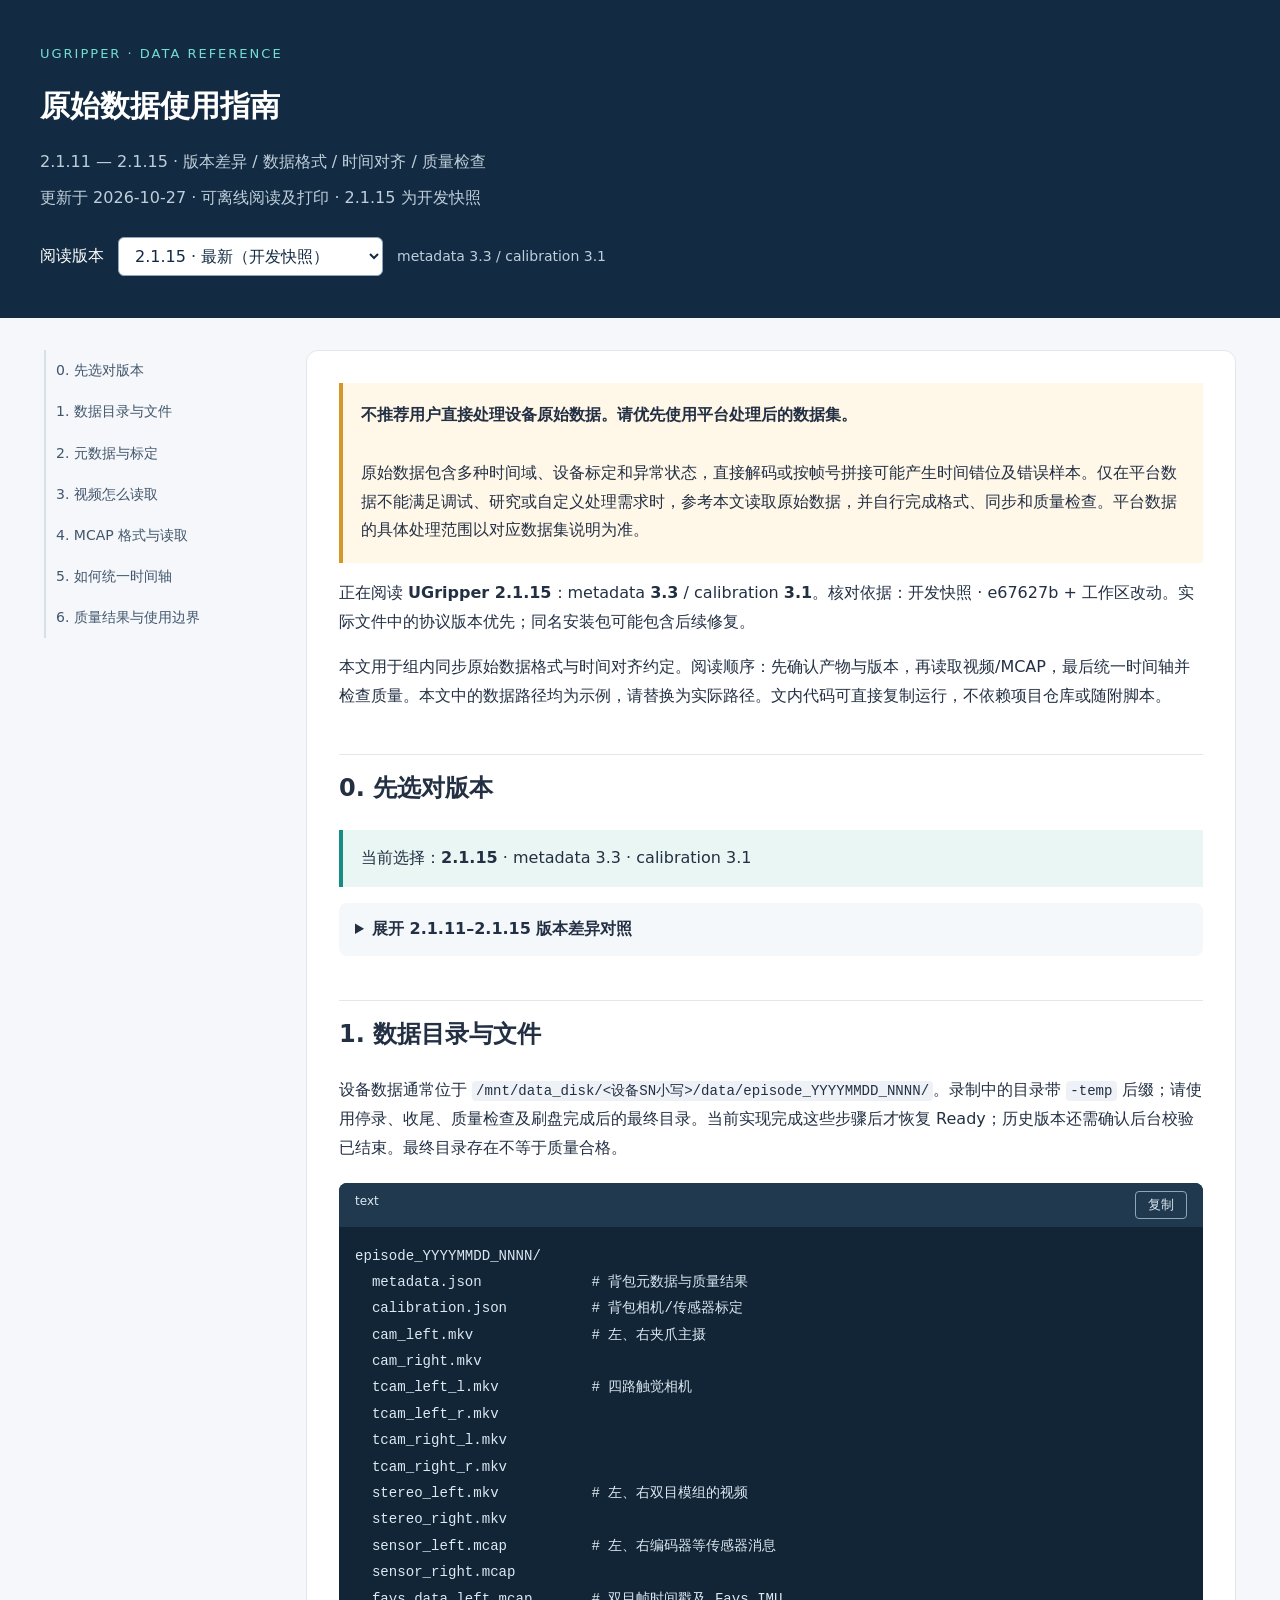
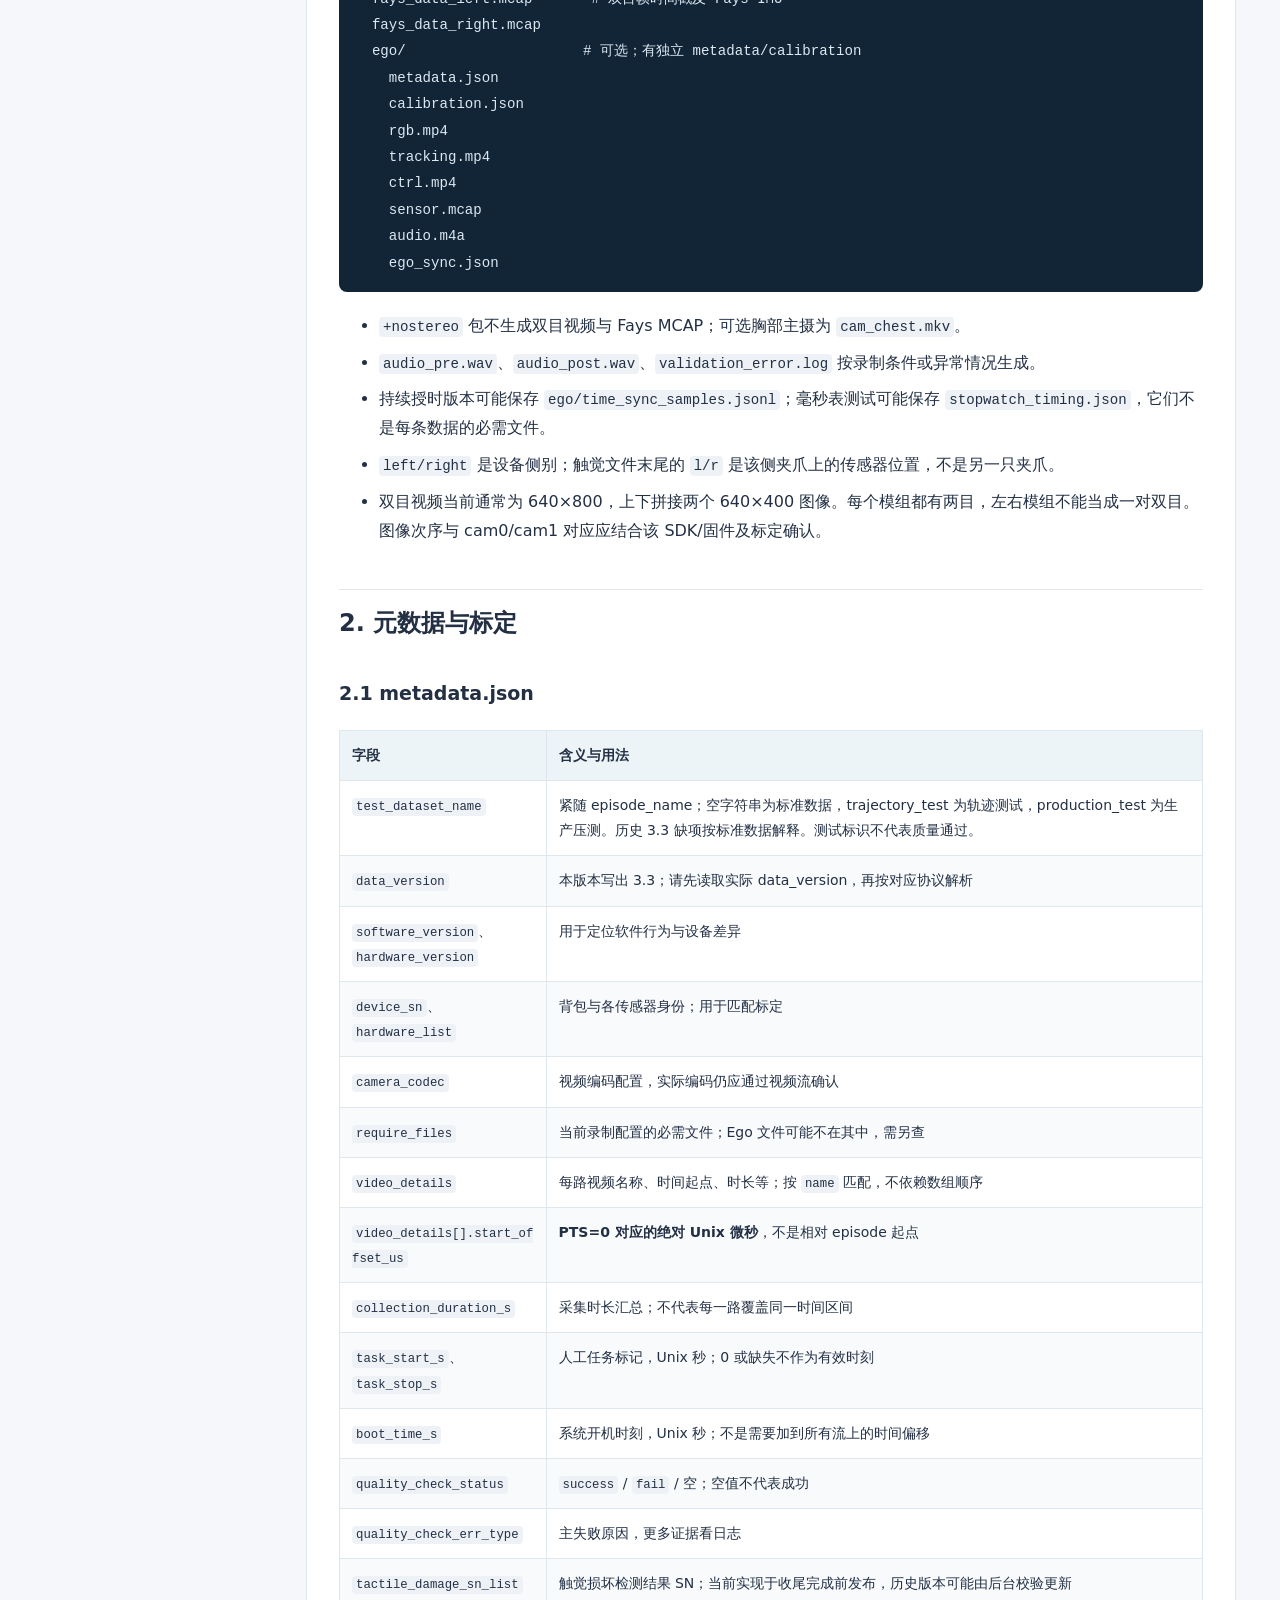
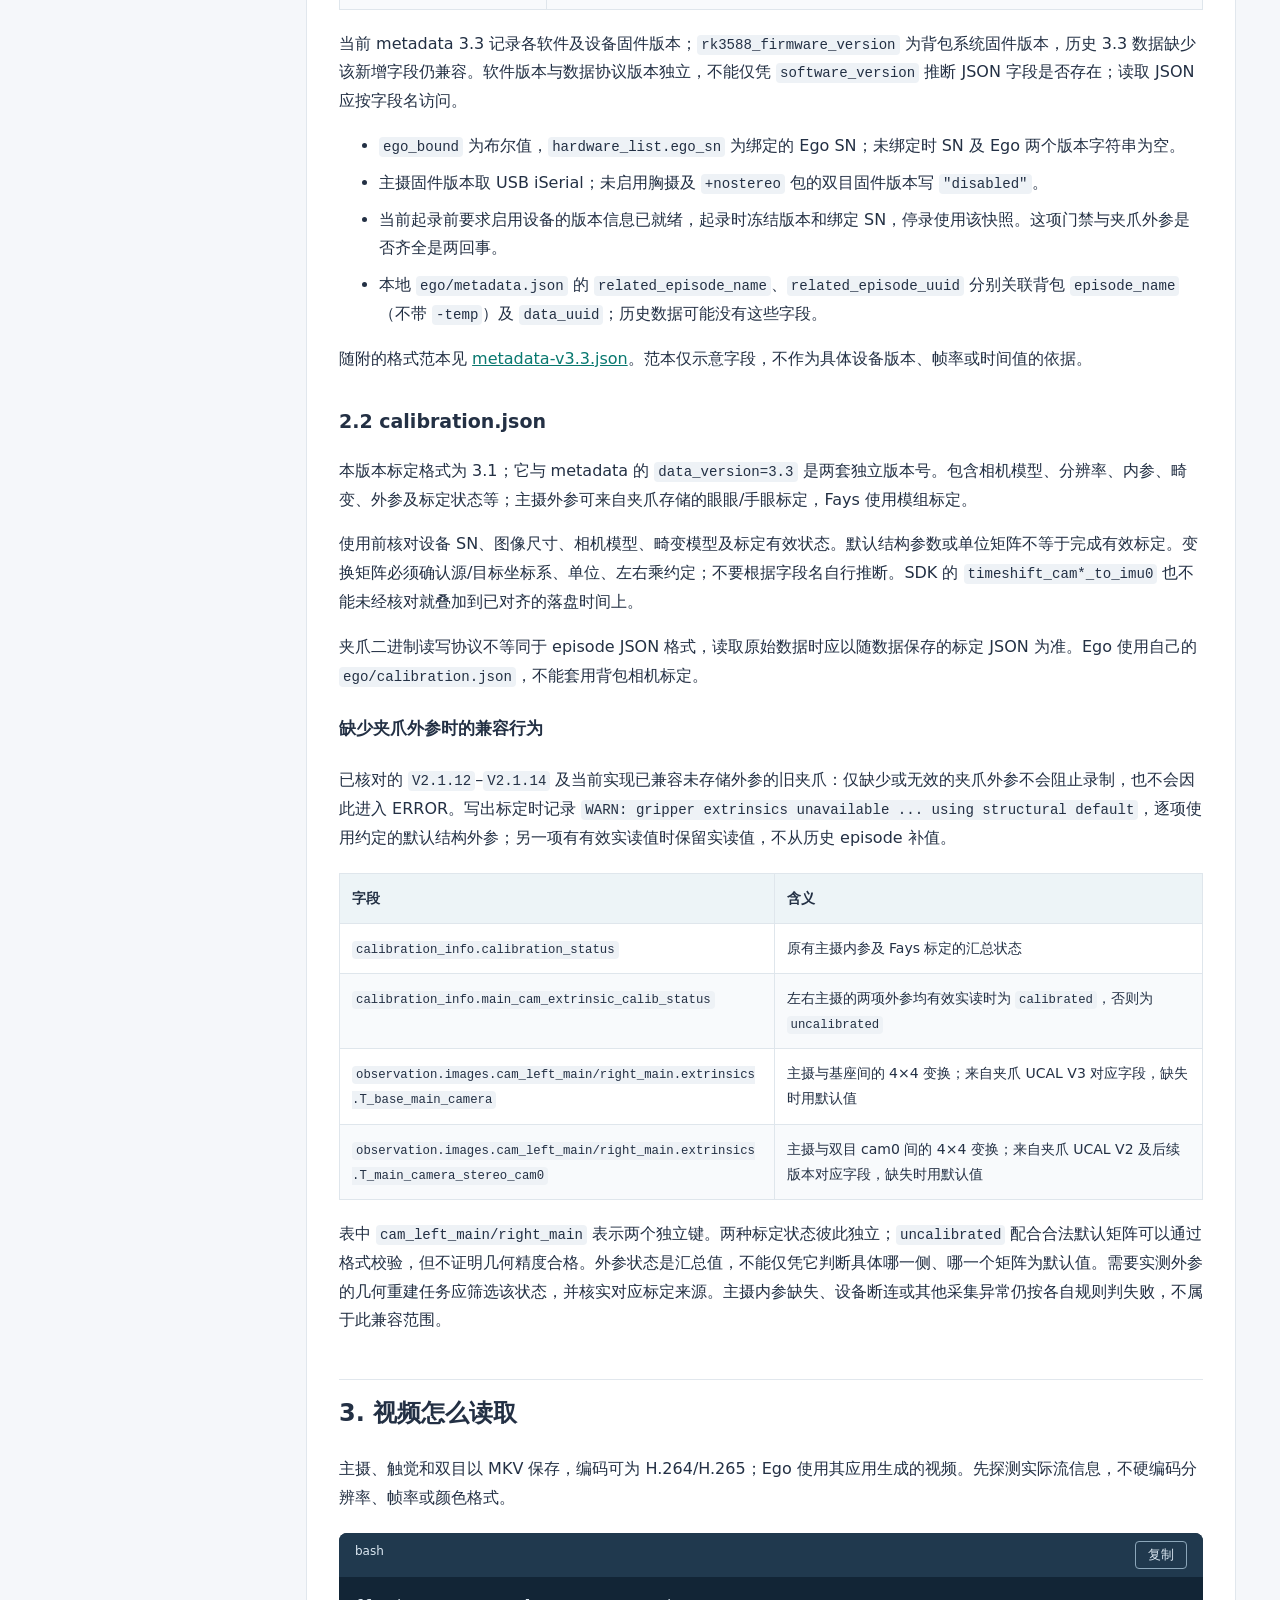
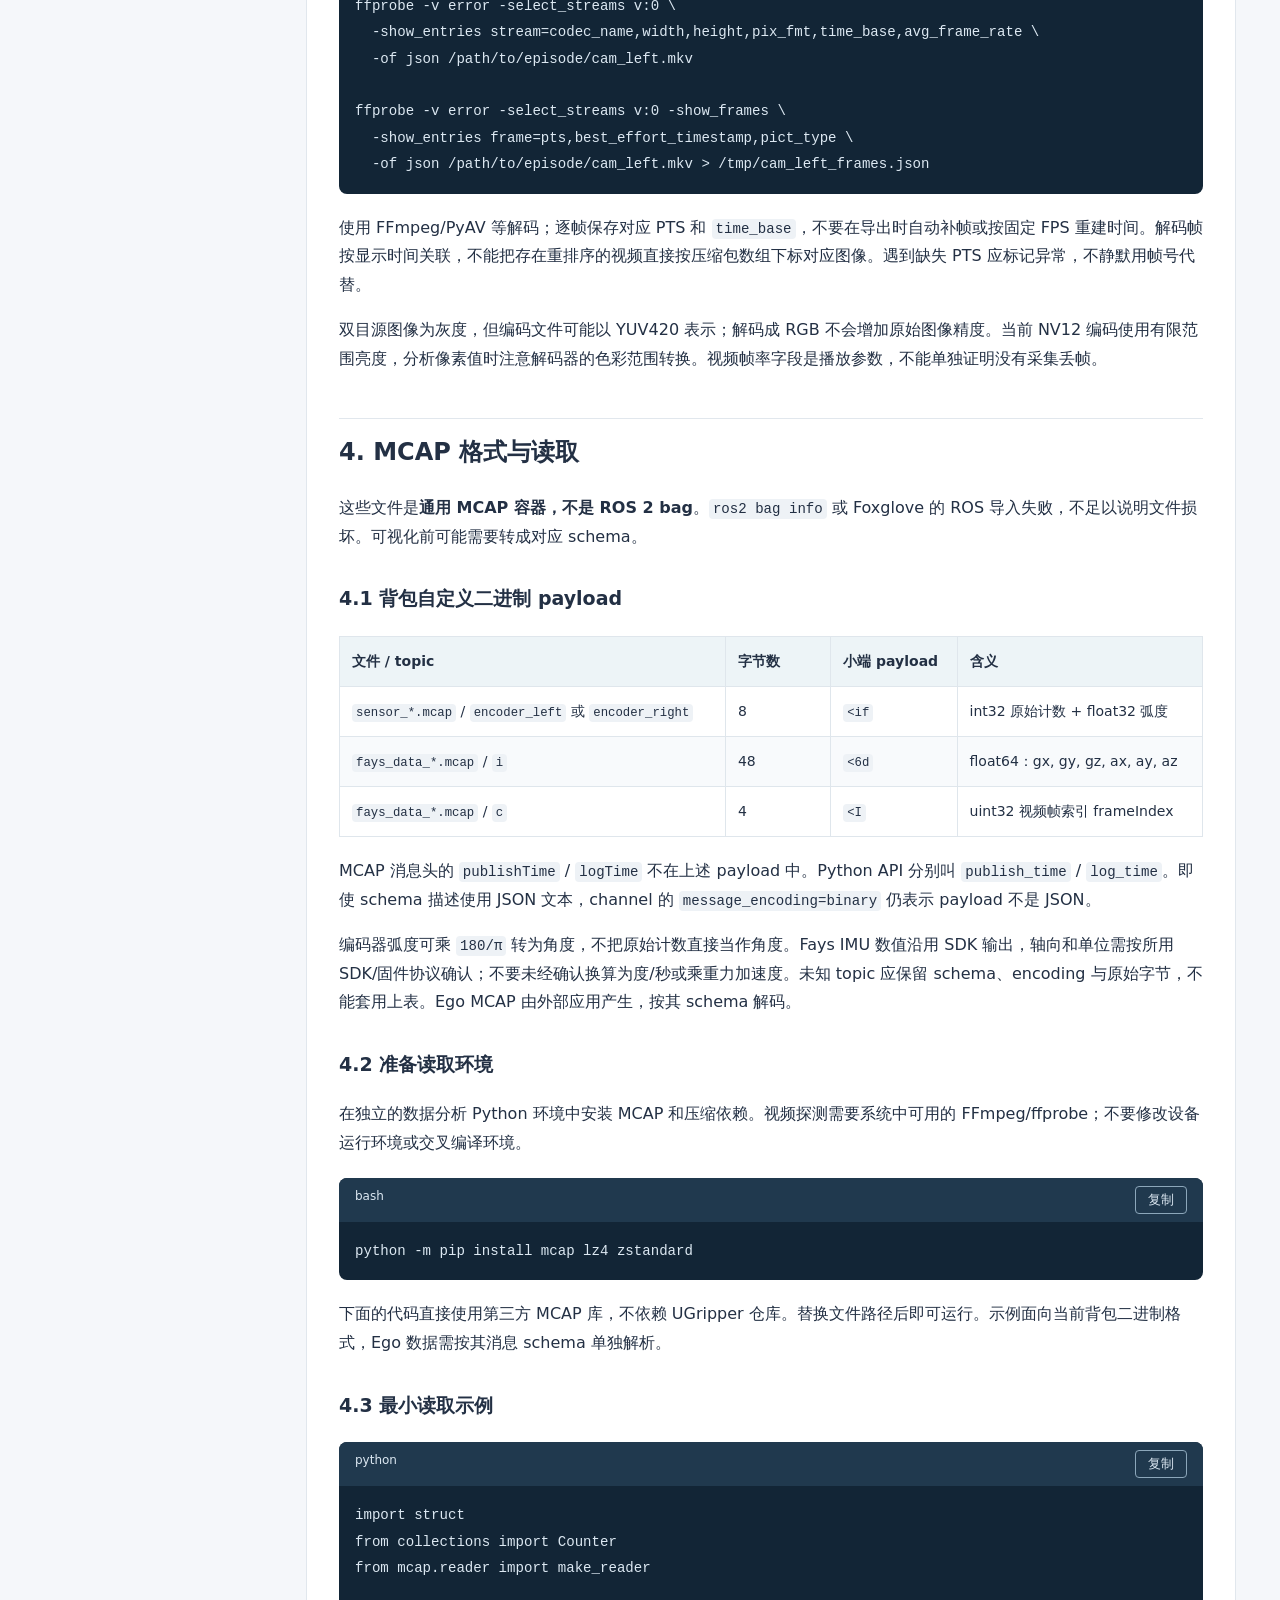
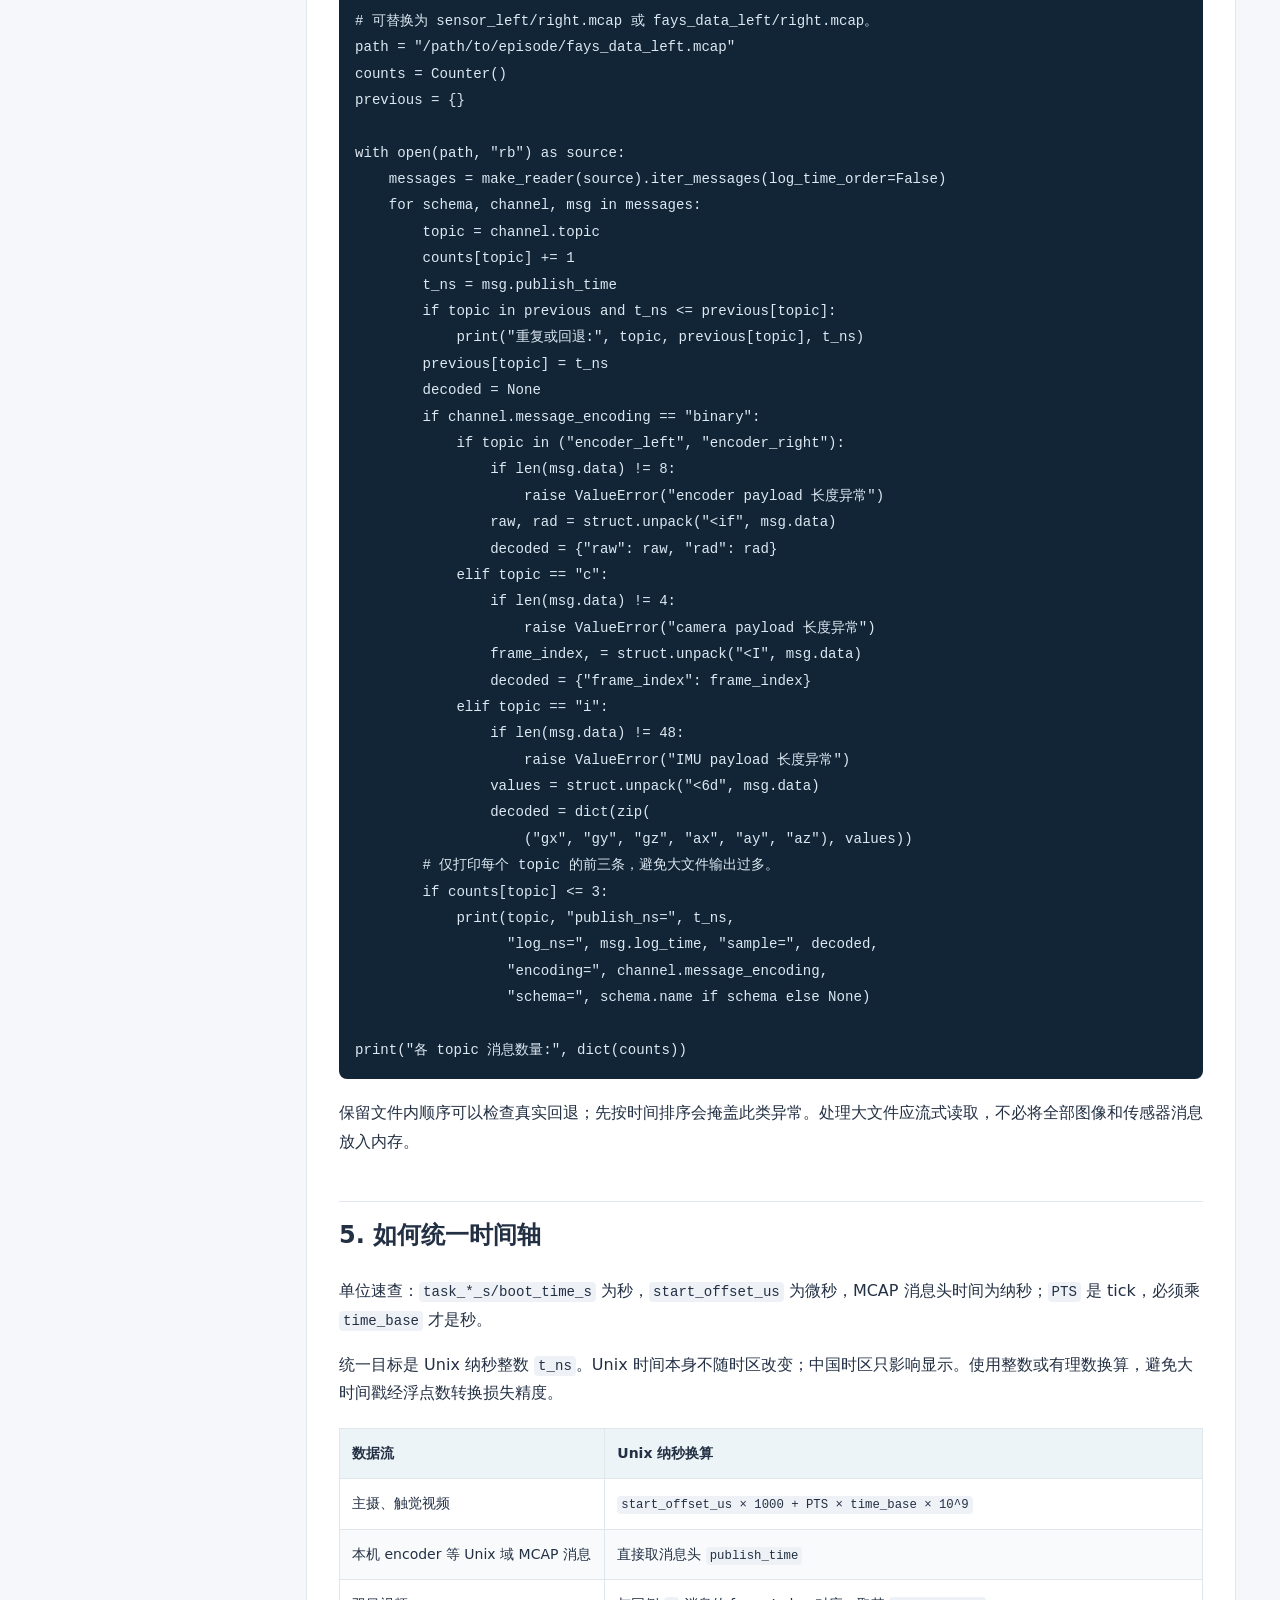
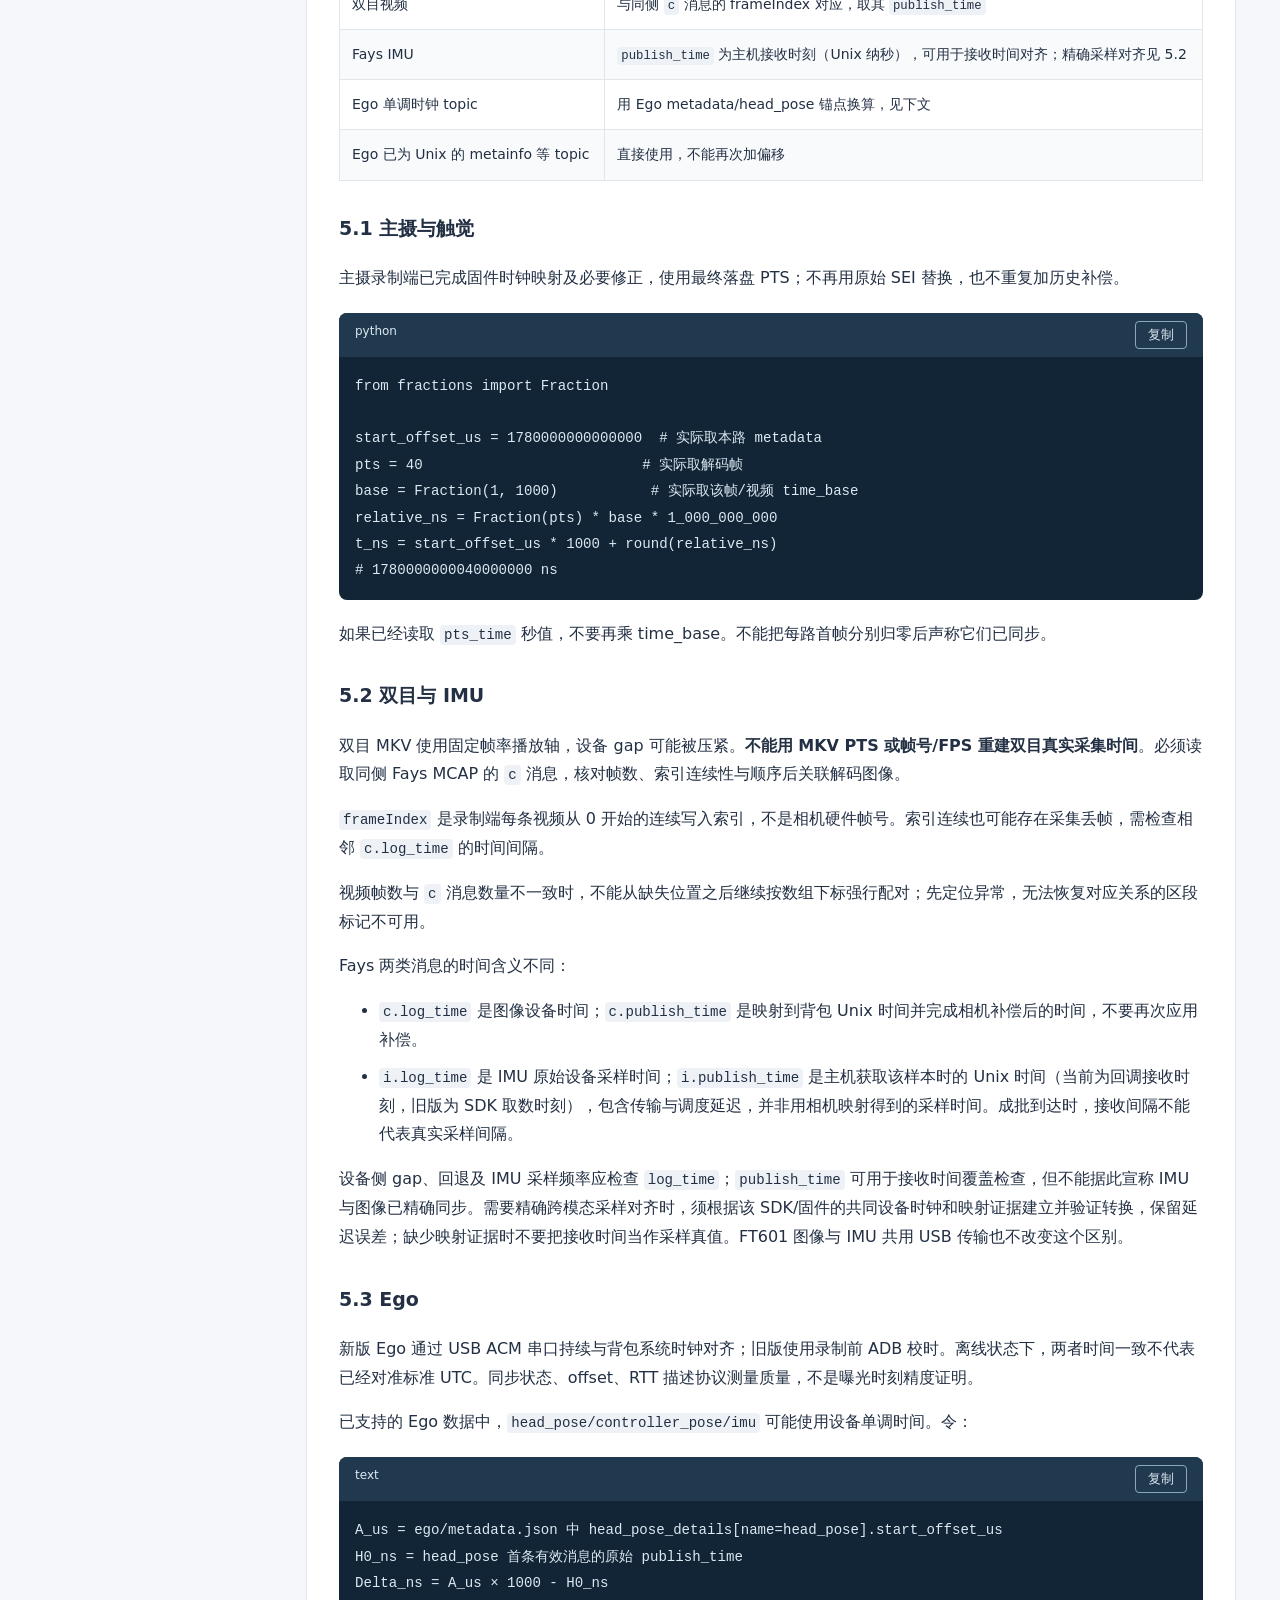
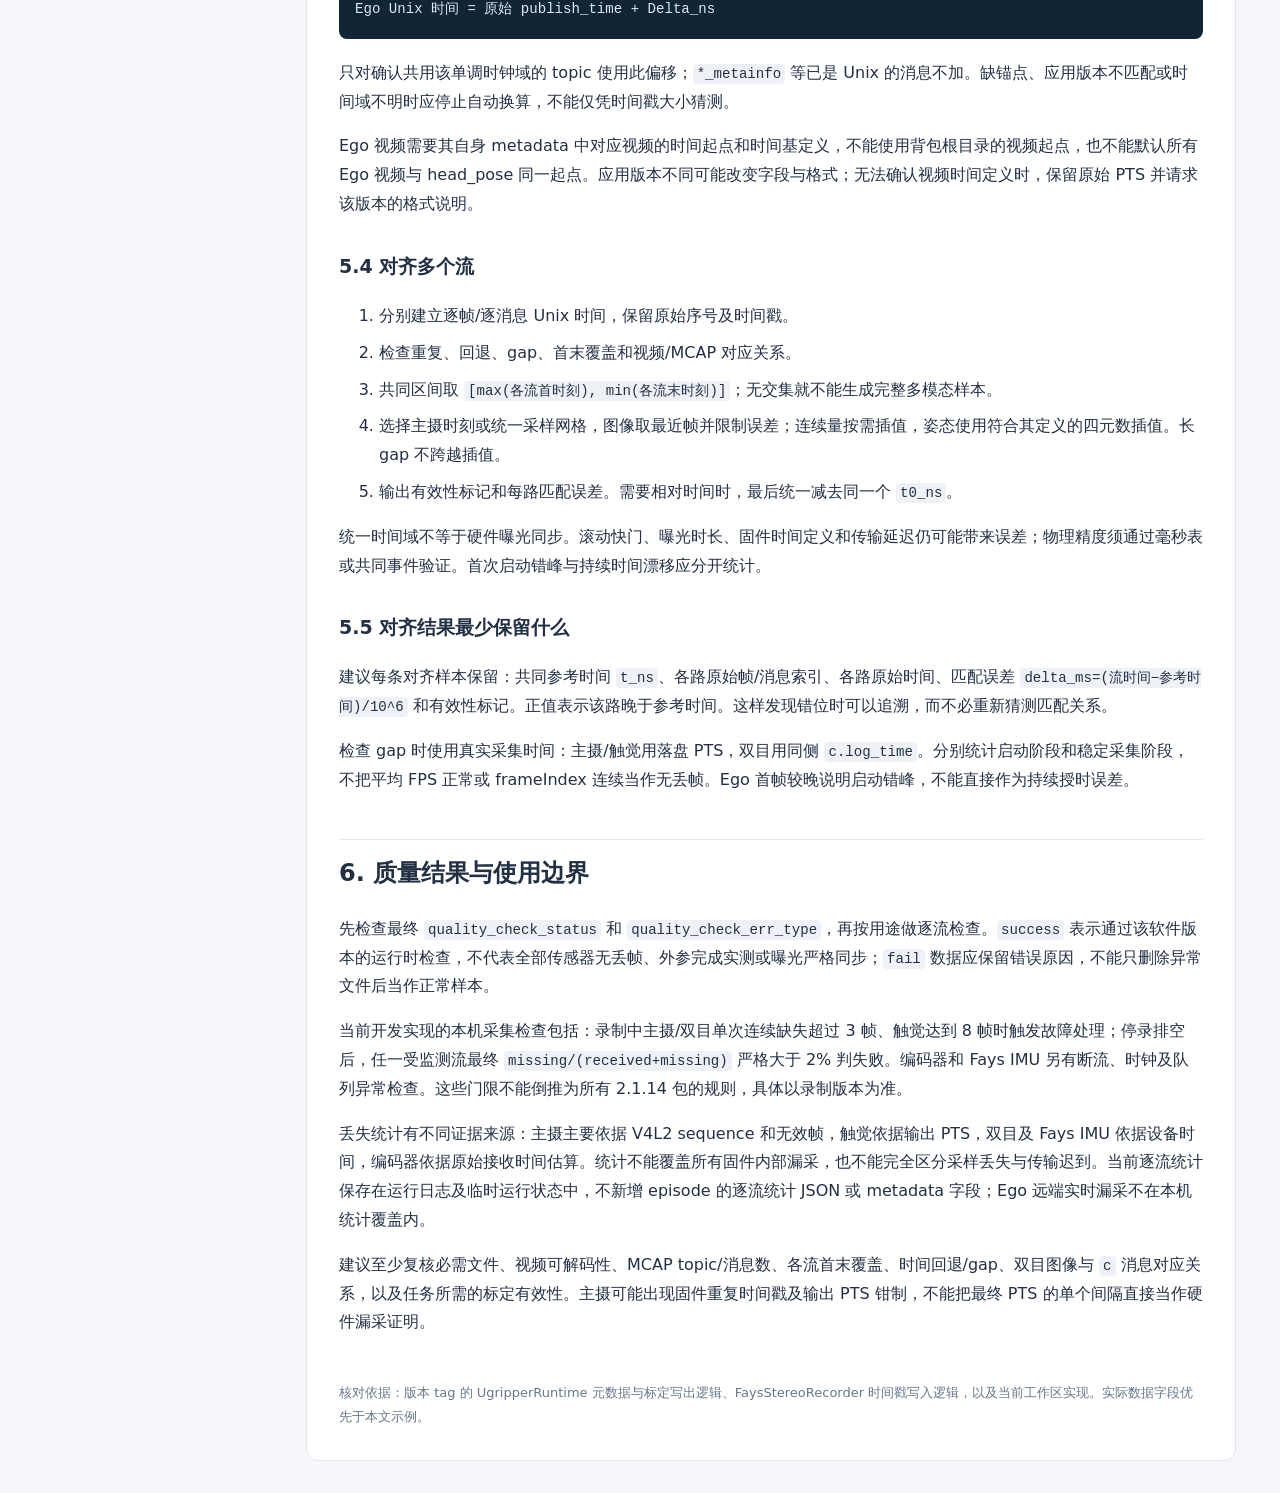
<file: docs/raw-data-guide/index.html>
<!doctype html>
<html lang="zh-CN"><head><meta charset="utf-8"><meta name="viewport" content="width=device-width,initial-scale=1"><title>UGripper 2.1.11–2.1.15 原始数据使用指南</title><style>*{box-sizing:border-box}html{scroll-behavior:smooth;scroll-padding-top:24px}body{margin:0;background:#f5f7fa;color:#233044;font:16px/1.8 system-ui,-apple-system,"Segoe UI",sans-serif}header{background:#132b42;color:white;padding:42px max(24px,calc((100vw - 1200px)/2));}header p{color:#bfcedb;margin:8px 0}.eyebrow{color:#73ded2;font-size:13px;letter-spacing:2px}.layout{max-width:1240px;margin:auto;display:grid;grid-template-columns:230px minmax(0,1fr);gap:32px;padding:32px 24px}nav{position:sticky;top:24px;align-self:start;font-size:14px}nav a{display:block;padding:8px 10px;color:#41566d;text-decoration:none;border-left:2px solid #d6e0e8}nav a:hover{border-color:#168c82;background:#e7f3f1}main{min-width:0;background:white;padding:32px;border:1px solid #e1e7ed;border-radius:12px}h1{font-size:30px;line-height:1.4}main h1{display:none}h2{margin-top:44px;padding-top:12px;border-top:1px solid #e1e7ed;font-size:24px}h3{font-size:19px;margin-top:30px}h4{font-size:17px}a{color:#08786f}code{font:0.88em ui-monospace,Consolas,monospace;background:#eef2f6;padding:2px 4px;border-radius:4px;overflow-wrap:anywhere}.notice{border-left:4px solid #d69628;background:#fff7e8;padding:18px}.table-wrap{overflow:auto;margin:20px 0}table{border-collapse:collapse;width:100%;font-size:14px}th,td{padding:12px;text-align:left;border:1px solid #dfe6ec;min-width:100px;vertical-align:top}th{background:#edf4f7}tbody tr:nth-child(even){background:#f8fafc}.codebox{background:#122536;color:#dce8f2;border-radius:8px;overflow:hidden;margin:20px 0}.codebar{display:flex;justify-content:space-between;padding:8px 16px;background:#20394e;font-size:12px}pre{overflow:auto;padding:16px;margin:0;line-height:1.65}pre code{background:none;padding:0;white-space:pre;color:inherit;overflow-wrap:normal}button{cursor:pointer;border:1px solid #8ca7ba;border-radius:4px;background:transparent;color:inherit;padding:4px 12px}li{margin:8px 0}footer{color:#66788a;font-size:13px;padding-top:28px}@media(max-width:850px){.layout{display:block;padding:16px}nav{position:static;margin-bottom:20px;display:flex;overflow:auto;gap:8px}nav a{min-width:150px}main{padding:20px}header{padding:28px 24px}}@media print{body,main{background:white}header{background:white;color:black;padding:0}header p{color:#333}.layout{display:block;padding:0}nav,.copy{display:none}main{border:0;padding:0}pre{white-space:pre-wrap}pre code{white-space:pre-wrap}.table-wrap{overflow:visible}h2{break-after:avoid}.codebox{background:#f4f4f4;color:black}a{color:inherit}}[hidden]{display:none!important}.version-picker{display:flex;align-items:center;gap:14px;flex-wrap:wrap;margin-top:24px}.version-picker select{font:inherit;padding:8px 36px 8px 12px;border:1px solid #8ca7ba;border-radius:6px;background:#fff;color:#132b42}.version-picker span{font-size:14px;color:#bfcedb}details{margin:16px 0;padding:12px 16px;background:#f4f8fa;border-radius:8px}summary{cursor:pointer;font-weight:600}.version-summary{padding:14px 18px;background:#e9f6f3;border-left:4px solid #168c82}@media print{.version-picker span{color:#333}.version-picker select{appearance:none;border:0}}
</style></head><body><header><div class="eyebrow">UGRIPPER · DATA REFERENCE</div><h1>原始数据使用指南</h1><p>2.1.11 — 2.1.15 · 版本差异 / 数据格式 / 时间对齐 / 质量检查</p><p>更新于 2026-10-27 · 可离线阅读及打印 · 2.1.15 为开发快照</p><div class="version-picker"><label for="guide-version">阅读版本</label><select id="guide-version"><option value="2.1.15" selected>2.1.15 · 最新（开发快照）</option><option value="2.1.14">2.1.14</option><option value="2.1.13">2.1.13</option><option value="2.1.12">2.1.12</option><option value="2.1.11">2.1.11</option></select><span id="version-status" role="status" aria-live="polite">metadata 3.3 / calibration 3.1</span></div><noscript><p>当前显示最新 2.1.15；切换版本需要启用 JavaScript。</p></noscript></header><div class="layout"><nav aria-label="章节目录"><a href="#section-2">0. 先选对版本</a><a href="#section-3">1. 数据目录与文件</a><a href="#section-4">2. 元数据与标定</a><a href="#section-8">3. 视频怎么读取</a><a href="#section-9">4. MCAP 格式与读取</a><a href="#section-13">5. 如何统一时间轴</a><a href="#section-19">6. 质量结果与使用边界</a></nav><main id="guide-content"><h1 id="section-1">UGripper 原始数据使用指南</h1>
<aside class="notice"><strong>不推荐用户直接处理设备原始数据。请优先使用平台处理后的数据集。</strong><br><br>原始数据包含多种时间域、设备标定和异常状态，直接解码或按帧号拼接可能产生时间错位及错误样本。仅在平台数据不能满足调试、研究或自定义处理需求时，参考本文读取原始数据，并自行完成格式、同步和质量检查。平台数据的具体处理范围以对应数据集说明为准。</aside>
<p>正在阅读 <strong>UGripper 2.1.15</strong>：metadata <strong>3.3</strong> / calibration <strong>3.1</strong>。核对依据：开发快照 · e67627b + 工作区改动。实际文件中的协议版本优先；同名安装包可能包含后续修复。</p>
<p>本文用于组内同步原始数据格式与时间对齐约定。阅读顺序：先确认产物与版本，再读取视频/MCAP，最后统一时间轴并检查质量。本文中的数据路径均为示例，请替换为实际路径。文内代码可直接复制运行，不依赖项目仓库或随附脚本。</p>
<h2 id="section-2">0. 先选对版本</h2>
<p class="version-summary">当前选择：<strong>2.1.15</strong> · metadata 3.3 · calibration 3.1</p><details><summary>展开 2.1.11–2.1.15 版本差异对照</summary><p>以下为 2026-10-27 核对的仓库版本。实际数据始终以文件内版本字段为准；同名安装包可能含后续修复，不能仅凭软件版本替换数据协议判断。</p>
<div class="table-wrap"><table><thead><tr><th>软件版本</th><th>核对依据</th><th>metadata data_version</th><th>calibration format_version</th><th>读取差异</th></tr></thead><tbody><tr><td>2.1.11</td><td>V2.1.11 · df25df8</td><td>3.1</td><td>3.0</td><td>不要求 boot_time_s、tactile_damage_sn_list 及独立主摄外参状态；不要按新格式判缺项</td></tr><tr><td>2.1.12</td><td>V2.1.12 · 465634b</td><td>3.2</td><td>3.1</td><td>增加开机时间、触觉损坏 SN 列表及独立外参状态；缺外参 warning 并使用默认值</td></tr><tr><td>2.1.13</td><td>V2.1.13 · 4ca0aa7</td><td>3.2</td><td>3.1</td><td>沿用上述格式；读取时仍核实实际配置、文件与质量结果</td></tr><tr><td>2.1.14</td><td>V2.1.14 · 11bb74d</td><td>3.2</td><td>3.1</td><td>沿用上述格式和外参兼容；包含 Fays 校时映射恢复等运行时修复</td></tr><tr><td>2.1.15</td><td>开发快照，HEAD e67627b + 工作区改动；无对应 tag</td><td>3.3</td><td>3.1</td><td>新增软件/固件版本信息及 Ego 关联；新增字段和质量规则按实际包核对</td></tr></tbody></table></div>
<p>2.1.11 的 calibration 3.0 没有当前的独立主摄外参合同，不能把缺少 main_cam_extrinsic_calib_status 当作文件损坏。2.1.12–2.1.14 不应被要求具备 metadata 3.3 的版本扩展字段。下文 metadata 表覆盖当前格式，各版本只读取其协议中存在的字段。</p>
<p>所有版本都应先检查质量结果，再解码原始数据。后文标明“当前开发”的收尾屏障、丢失率门限和 FT601 说明，不追溯适用于旧 tag。Fays IMU 的主机时间在旧版由取数时记录、当前由回调接收时记录，两者都不是精确采样时刻。</p>
</details><h2 id="section-3">1. 数据目录与文件</h2>
<p>设备数据通常位于 <code>/mnt/data_disk/&lt;设备SN小写&gt;/data/episode_YYYYMMDD_NNNN/</code>。录制中的目录带 <code>-temp</code> 后缀；请使用停录、收尾、质量检查及刷盘完成后的最终目录。当前实现完成这些步骤后才恢复 Ready；历史版本还需确认后台校验已结束。最终目录存在不等于质量合格。</p>
<div class="codebox"><div class="codebar"><span>text</span><button type="button" class="copy">复制</button></div><pre><code>episode_YYYYMMDD_NNNN/
  metadata.json             # 背包元数据与质量结果
  calibration.json          # 背包相机/传感器标定
  cam_left.mkv              # 左、右夹爪主摄
  cam_right.mkv
  tcam_left_l.mkv           # 四路触觉相机
  tcam_left_r.mkv
  tcam_right_l.mkv
  tcam_right_r.mkv
  stereo_left.mkv           # 左、右双目模组的视频
  stereo_right.mkv
  sensor_left.mcap          # 左、右编码器等传感器消息
  sensor_right.mcap
  fays_data_left.mcap       # 双目帧时间戳及 Fays IMU
  fays_data_right.mcap
  ego/                     # 可选；有独立 metadata/calibration
    metadata.json
    calibration.json
    rgb.mp4
    tracking.mp4
    ctrl.mp4
    sensor.mcap
    audio.m4a
    ego_sync.json</code></pre></div>
<ul><li><code>+nostereo</code> 包不生成双目视频与 Fays MCAP；可选胸部主摄为 <code>cam_chest.mkv</code>。</li><li><code>audio_pre.wav</code>、<code>audio_post.wav</code>、<code>validation_error.log</code> 按录制条件或异常情况生成。</li><li>持续授时版本可能保存 <code>ego/time_sync_samples.jsonl</code>；毫秒表测试可能保存 <code>stopwatch_timing.json</code>，它们不是每条数据的必需文件。</li><li><code>left/right</code> 是设备侧别；触觉文件末尾的 <code>l/r</code> 是该侧夹爪上的传感器位置，不是另一只夹爪。</li><li>双目视频当前通常为 640×800，上下拼接两个 640×400 图像。每个模组都有两目，左右模组不能当成一对双目。图像次序与 cam0/cam1 对应应结合该 SDK/固件及标定确认。</li></ul>
<h2 id="section-4">2. 元数据与标定</h2>
<h3 id="section-5">2.1 metadata.json</h3>
<div class="table-wrap"><table><thead><tr><th>字段</th><th>含义与用法</th></tr></thead><tbody><tr><td><code>test_dataset_name</code></td><td>紧随 episode_name；空字符串为标准数据，trajectory_test 为轨迹测试，production_test 为生产压测。历史 3.3 缺项按标准数据解释。测试标识不代表质量通过。</td></tr><tr><td><code>data_version</code></td><td>本版本写出 3.3；请先读取实际 data_version，再按对应协议解析</td></tr><tr><td><code>software_version</code>、<code>hardware_version</code></td><td>用于定位软件行为与设备差异</td></tr><tr><td><code>device_sn</code>、<code>hardware_list</code></td><td>背包与各传感器身份；用于匹配标定</td></tr><tr><td><code>camera_codec</code></td><td>视频编码配置，实际编码仍应通过视频流确认</td></tr><tr><td><code>require_files</code></td><td>当前录制配置的必需文件；Ego 文件可能不在其中，需另查</td></tr><tr><td><code>video_details</code></td><td>每路视频名称、时间起点、时长等；按 <code>name</code> 匹配，不依赖数组顺序</td></tr><tr><td><code>video_details[].start_offset_us</code></td><td><strong>PTS=0 对应的绝对 Unix 微秒</strong>，不是相对 episode 起点</td></tr><tr><td><code>collection_duration_s</code></td><td>采集时长汇总；不代表每一路覆盖同一时间区间</td></tr><tr><td><code>task_start_s</code>、<code>task_stop_s</code></td><td>人工任务标记，Unix 秒；0 或缺失不作为有效时刻</td></tr><tr><td><code>boot_time_s</code></td><td>系统开机时刻，Unix 秒；不是需要加到所有流上的时间偏移</td></tr><tr><td><code>quality_check_status</code></td><td><code>success</code> / <code>fail</code> / 空；空值不代表成功</td></tr><tr><td><code>quality_check_err_type</code></td><td>主失败原因，更多证据看日志</td></tr><tr><td><code>tactile_damage_sn_list</code></td><td>触觉损坏检测结果 SN；当前实现于收尾完成前发布，历史版本可能由后台校验更新</td></tr></tbody></table></div>
<p>当前 metadata 3.3 记录各软件及设备固件版本；<code>rk3588_firmware_version</code> 为背包系统固件版本，历史 3.3 数据缺少该新增字段仍兼容。软件版本与数据协议版本独立，不能仅凭 <code>software_version</code> 推断 JSON 字段是否存在；读取 JSON 应按字段名访问。</p>
<ul><li><code>ego_bound</code> 为布尔值，<code>hardware_list.ego_sn</code> 为绑定的 Ego SN；未绑定时 SN 及 Ego 两个版本字符串为空。</li><li>主摄固件版本取 USB iSerial；未启用胸摄及 <code>+nostereo</code> 包的双目固件版本写 <code>&quot;disabled&quot;</code>。</li><li>当前起录前要求启用设备的版本信息已就绪，起录时冻结版本和绑定 SN，停录使用该快照。这项门禁与夹爪外参是否齐全是两回事。</li><li>本地 <code>ego/metadata.json</code> 的 <code>related_episode_name</code>、<code>related_episode_uuid</code> 分别关联背包 <code>episode_name</code>（不带 <code>-temp</code>）及 <code>data_uuid</code>；历史数据可能没有这些字段。</li></ul>
<p>随附的格式范本见 <a href="examples/metadata-v3.3.json">metadata-v3.3.json</a>。范本仅示意字段，不作为具体设备版本、帧率或时间值的依据。</p>
<h3 id="section-6">2.2 calibration.json</h3>
<p>本版本标定格式为 3.1；它与 metadata 的 <code>data_version=3.3</code> 是两套独立版本号。包含相机模型、分辨率、内参、畸变、外参及标定状态等；主摄外参可来自夹爪存储的眼眼/手眼标定，Fays 使用模组标定。</p>
<p>使用前核对设备 SN、图像尺寸、相机模型、畸变模型及标定有效状态。默认结构参数或单位矩阵不等于完成有效标定。变换矩阵必须确认源/目标坐标系、单位、左右乘约定；不要根据字段名自行推断。SDK 的 <code>timeshift_cam*_to_imu0</code> 也不能未经核对就叠加到已对齐的落盘时间上。</p>
<p>夹爪二进制读写协议不等同于 episode JSON 格式，读取原始数据时应以随数据保存的标定 JSON 为准。Ego 使用自己的 <code>ego/calibration.json</code>，不能套用背包相机标定。</p>
<h4 id="section-7">缺少夹爪外参时的兼容行为</h4>
<p>已核对的 <code>V2.1.12</code>–<code>V2.1.14</code> 及当前实现已兼容未存储外参的旧夹爪：仅缺少或无效的夹爪外参不会阻止录制，也不会因此进入 ERROR。写出标定时记录 <code>WARN: gripper extrinsics unavailable ... using structural default</code>，逐项使用约定的默认结构外参；另一项有有效实读值时保留实读值，不从历史 episode 补值。</p>
<div class="table-wrap"><table><thead><tr><th>字段</th><th>含义</th></tr></thead><tbody><tr><td><code>calibration_info.calibration_status</code></td><td>原有主摄内参及 Fays 标定的汇总状态</td></tr><tr><td><code>calibration_info.main_cam_extrinsic_calib_status</code></td><td>左右主摄的两项外参均有效实读时为 <code>calibrated</code>，否则为 <code>uncalibrated</code></td></tr><tr><td><code>observation.images.cam_left_main/right_main.extrinsics.T_base_main_camera</code></td><td>主摄与基座间的 4×4 变换；来自夹爪 UCAL V3 对应字段，缺失时用默认值</td></tr><tr><td><code>observation.images.cam_left_main/right_main.extrinsics.T_main_camera_stereo_cam0</code></td><td>主摄与双目 cam0 间的 4×4 变换；来自夹爪 UCAL V2 及后续版本对应字段，缺失时用默认值</td></tr></tbody></table></div>
<p>表中 <code>cam_left_main/right_main</code> 表示两个独立键。两种标定状态彼此独立；<code>uncalibrated</code> 配合合法默认矩阵可以通过格式校验，但不证明几何精度合格。外参状态是汇总值，不能仅凭它判断具体哪一侧、哪一个矩阵为默认值。需要实测外参的几何重建任务应筛选该状态，并核实对应标定来源。主摄内参缺失、设备断连或其他采集异常仍按各自规则判失败，不属于此兼容范围。</p>
<h2 id="section-8">3. 视频怎么读取</h2>
<p>主摄、触觉和双目以 MKV 保存，编码可为 H.264/H.265；Ego 使用其应用生成的视频。先探测实际流信息，不硬编码分辨率、帧率或颜色格式。</p>
<div class="codebox"><div class="codebar"><span>bash</span><button type="button" class="copy">复制</button></div><pre><code>ffprobe -v error -select_streams v:0 \
  -show_entries stream=codec_name,width,height,pix_fmt,time_base,avg_frame_rate \
  -of json /path/to/episode/cam_left.mkv

ffprobe -v error -select_streams v:0 -show_frames \
  -show_entries frame=pts,best_effort_timestamp,pict_type \
  -of json /path/to/episode/cam_left.mkv &gt; /tmp/cam_left_frames.json</code></pre></div>
<p>使用 FFmpeg/PyAV 等解码；逐帧保存对应 PTS 和 <code>time_base</code>，不要在导出时自动补帧或按固定 FPS 重建时间。解码帧按显示时间关联，不能把存在重排序的视频直接按压缩包数组下标对应图像。遇到缺失 PTS 应标记异常，不静默用帧号代替。</p>
<p>双目源图像为灰度，但编码文件可能以 YUV420 表示；解码成 RGB 不会增加原始图像精度。当前 NV12 编码使用有限范围亮度，分析像素值时注意解码器的色彩范围转换。视频帧率字段是播放参数，不能单独证明没有采集丢帧。</p>
<h2 id="section-9">4. MCAP 格式与读取</h2>
<p>这些文件是<strong>通用 MCAP 容器，不是 ROS 2 bag</strong>。<code>ros2 bag info</code> 或 Foxglove 的 ROS 导入失败，不足以说明文件损坏。可视化前可能需要转成对应 schema。</p>
<h3 id="section-10">4.1 背包自定义二进制 payload</h3>
<div class="table-wrap"><table><thead><tr><th>文件 / topic</th><th>字节数</th><th>小端 payload</th><th>含义</th></tr></thead><tbody><tr><td><code>sensor_*.mcap</code> / <code>encoder_left</code> 或 <code>encoder_right</code></td><td>8</td><td><code>&lt;if</code></td><td>int32 原始计数 + float32 弧度</td></tr><tr><td><code>fays_data_*.mcap</code> / <code>i</code></td><td>48</td><td><code>&lt;6d</code></td><td>float64：gx, gy, gz, ax, ay, az</td></tr><tr><td><code>fays_data_*.mcap</code> / <code>c</code></td><td>4</td><td><code>&lt;I</code></td><td>uint32 视频帧索引 frameIndex</td></tr></tbody></table></div>
<p>MCAP 消息头的 <code>publishTime</code> / <code>logTime</code> 不在上述 payload 中。Python API 分别叫 <code>publish_time</code> / <code>log_time</code>。即使 schema 描述使用 JSON 文本，channel 的 <code>message_encoding=binary</code> 仍表示 payload 不是 JSON。</p>
<p>编码器弧度可乘 <code>180/π</code> 转为角度，不把原始计数直接当作角度。Fays IMU 数值沿用 SDK 输出，轴向和单位需按所用 SDK/固件协议确认；不要未经确认换算为度/秒或乘重力加速度。未知 topic 应保留 schema、encoding 与原始字节，不能套用上表。Ego MCAP 由外部应用产生，按其 schema 解码。</p>
<h3 id="section-11">4.2 准备读取环境</h3>
<p>在独立的数据分析 Python 环境中安装 MCAP 和压缩依赖。视频探测需要系统中可用的 FFmpeg/ffprobe；不要修改设备运行环境或交叉编译环境。</p>
<div class="codebox"><div class="codebar"><span>bash</span><button type="button" class="copy">复制</button></div><pre><code>python -m pip install mcap lz4 zstandard</code></pre></div>
<p>下面的代码直接使用第三方 MCAP 库，不依赖 UGripper 仓库。替换文件路径后即可运行。示例面向当前背包二进制格式，Ego 数据需按其消息 schema 单独解析。</p>
<h3 id="section-12">4.3 最小读取示例</h3>
<div class="codebox"><div class="codebar"><span>python</span><button type="button" class="copy">复制</button></div><pre><code>import struct
from collections import Counter
from mcap.reader import make_reader

# 可替换为 sensor_left/right.mcap 或 fays_data_left/right.mcap。
path = &quot;/path/to/episode/fays_data_left.mcap&quot;
counts = Counter()
previous = {}

with open(path, &quot;rb&quot;) as source:
    messages = make_reader(source).iter_messages(log_time_order=False)
    for schema, channel, msg in messages:
        topic = channel.topic
        counts[topic] += 1
        t_ns = msg.publish_time
        if topic in previous and t_ns &lt;= previous[topic]:
            print(&quot;重复或回退:&quot;, topic, previous[topic], t_ns)
        previous[topic] = t_ns
        decoded = None
        if channel.message_encoding == &quot;binary&quot;:
            if topic in (&quot;encoder_left&quot;, &quot;encoder_right&quot;):
                if len(msg.data) != 8:
                    raise ValueError(&quot;encoder payload 长度异常&quot;)
                raw, rad = struct.unpack(&quot;&lt;if&quot;, msg.data)
                decoded = {&quot;raw&quot;: raw, &quot;rad&quot;: rad}
            elif topic == &quot;c&quot;:
                if len(msg.data) != 4:
                    raise ValueError(&quot;camera payload 长度异常&quot;)
                frame_index, = struct.unpack(&quot;&lt;I&quot;, msg.data)
                decoded = {&quot;frame_index&quot;: frame_index}
            elif topic == &quot;i&quot;:
                if len(msg.data) != 48:
                    raise ValueError(&quot;IMU payload 长度异常&quot;)
                values = struct.unpack(&quot;&lt;6d&quot;, msg.data)
                decoded = dict(zip(
                    (&quot;gx&quot;, &quot;gy&quot;, &quot;gz&quot;, &quot;ax&quot;, &quot;ay&quot;, &quot;az&quot;), values))
        # 仅打印每个 topic 的前三条，避免大文件输出过多。
        if counts[topic] &lt;= 3:
            print(topic, &quot;publish_ns=&quot;, t_ns,
                  &quot;log_ns=&quot;, msg.log_time, &quot;sample=&quot;, decoded,
                  &quot;encoding=&quot;, channel.message_encoding,
                  &quot;schema=&quot;, schema.name if schema else None)

print(&quot;各 topic 消息数量:&quot;, dict(counts))</code></pre></div>
<p>保留文件内顺序可以检查真实回退；先按时间排序会掩盖此类异常。处理大文件应流式读取，不必将全部图像和传感器消息放入内存。</p>
<h2 id="section-13">5. 如何统一时间轴</h2>
<p>单位速查：<code>task_*_s/boot_time_s</code> 为秒，<code>start_offset_us</code> 为微秒，MCAP 消息头时间为纳秒；<code>PTS</code> 是 tick，必须乘 <code>time_base</code> 才是秒。</p>
<p>统一目标是 Unix 纳秒整数 <code>t_ns</code>。Unix 时间本身不随时区改变；中国时区只影响显示。使用整数或有理数换算，避免大时间戳经浮点数转换损失精度。</p>
<div class="table-wrap"><table><thead><tr><th>数据流</th><th>Unix 纳秒换算</th></tr></thead><tbody><tr><td>主摄、触觉视频</td><td><code>start_offset_us × 1000 + PTS × time_base × 10^9</code></td></tr><tr><td>本机 encoder 等 Unix 域 MCAP 消息</td><td>直接取消息头 <code>publish_time</code></td></tr><tr><td>双目视频</td><td>与同侧 <code>c</code> 消息的 frameIndex 对应，取其 <code>publish_time</code></td></tr><tr><td>Fays IMU</td><td><code>publish_time</code> 为主机接收时刻（Unix 纳秒），可用于接收时间对齐；精确采样对齐见 5.2</td></tr><tr><td>Ego 单调时钟 topic</td><td>用 Ego metadata/head_pose 锚点换算，见下文</td></tr><tr><td>Ego 已为 Unix 的 metainfo 等 topic</td><td>直接使用，不能再次加偏移</td></tr></tbody></table></div>
<h3 id="section-14">5.1 主摄与触觉</h3>
<p>主摄录制端已完成固件时钟映射及必要修正，使用最终落盘 PTS；不再用原始 SEI 替换，也不重复加历史补偿。</p>
<div class="codebox"><div class="codebar"><span>python</span><button type="button" class="copy">复制</button></div><pre><code>from fractions import Fraction

start_offset_us = 1780000000000000  # 实际取本路 metadata
pts = 40                          # 实际取解码帧
base = Fraction(1, 1000)           # 实际取该帧/视频 time_base
relative_ns = Fraction(pts) * base * 1_000_000_000
t_ns = start_offset_us * 1000 + round(relative_ns)
# 1780000000040000000 ns</code></pre></div>
<p>如果已经读取 <code>pts_time</code> 秒值，不要再乘 time_base。不能把每路首帧分别归零后声称它们已同步。</p>
<h3 id="section-15">5.2 双目与 IMU</h3>
<p>双目 MKV 使用固定帧率播放轴，设备 gap 可能被压紧。<strong>不能用 MKV PTS 或帧号/FPS 重建双目真实采集时间</strong>。必须读取同侧 Fays MCAP 的 <code>c</code> 消息，核对帧数、索引连续性与顺序后关联解码图像。</p>
<p><code>frameIndex</code> 是录制端每条视频从 0 开始的连续写入索引，不是相机硬件帧号。索引连续也可能存在采集丢帧，需检查相邻 <code>c.log_time</code> 的时间间隔。</p>
<p>视频帧数与 <code>c</code> 消息数量不一致时，不能从缺失位置之后继续按数组下标强行配对；先定位异常，无法恢复对应关系的区段标记不可用。</p>
<p>Fays 两类消息的时间含义不同：</p>
<ul><li><code>c.log_time</code> 是图像设备时间；<code>c.publish_time</code> 是映射到背包 Unix 时间并完成相机补偿后的时间，不要再次应用补偿。</li><li><code>i.log_time</code> 是 IMU 原始设备采样时间；<code>i.publish_time</code> 是主机获取该样本时的 Unix 时间（当前为回调接收时刻，旧版为 SDK 取数时刻），包含传输与调度延迟，并非用相机映射得到的采样时间。成批到达时，接收间隔不能代表真实采样间隔。</li></ul>
<p>设备侧 gap、回退及 IMU 采样频率应检查 <code>log_time</code>；<code>publish_time</code> 可用于接收时间覆盖检查，但不能据此宣称 IMU 与图像已精确同步。需要精确跨模态采样对齐时，须根据该 SDK/固件的共同设备时钟和映射证据建立并验证转换，保留延迟误差；缺少映射证据时不要把接收时间当作采样真值。FT601 图像与 IMU 共用 USB 传输也不改变这个区别。</p>
<h3 id="section-16">5.3 Ego</h3>
<p>新版 Ego 通过 USB ACM 串口持续与背包系统时钟对齐；旧版使用录制前 ADB 校时。离线状态下，两者时间一致不代表已经对准标准 UTC。同步状态、offset、RTT 描述协议测量质量，不是曝光时刻精度证明。</p>
<p>已支持的 Ego 数据中，<code>head_pose/controller_pose/imu</code> 可能使用设备单调时间。令：</p>
<div class="codebox"><div class="codebar"><span>text</span><button type="button" class="copy">复制</button></div><pre><code>A_us = ego/metadata.json 中 head_pose_details[name=head_pose].start_offset_us
H0_ns = head_pose 首条有效消息的原始 publish_time
Delta_ns = A_us × 1000 - H0_ns
Ego Unix 时间 = 原始 publish_time + Delta_ns</code></pre></div>
<p>只对确认共用该单调时钟域的 topic 使用此偏移；<code>*_metainfo</code> 等已是 Unix 的消息不加。缺锚点、应用版本不匹配或时间域不明时应停止自动换算，不能仅凭时间戳大小猜测。</p>
<p>Ego 视频需要其自身 metadata 中对应视频的时间起点和时间基定义，不能使用背包根目录的视频起点，也不能默认所有 Ego 视频与 head_pose 同一起点。应用版本不同可能改变字段与格式；无法确认视频时间定义时，保留原始 PTS 并请求该版本的格式说明。</p>
<h3 id="section-17">5.4 对齐多个流</h3>
<ol><li>分别建立逐帧/逐消息 Unix 时间，保留原始序号及时间戳。</li><li>检查重复、回退、gap、首末覆盖和视频/MCAP 对应关系。</li><li>共同区间取 <code>[max(各流首时刻), min(各流末时刻)]</code>；无交集就不能生成完整多模态样本。</li><li>选择主摄时刻或统一采样网格，图像取最近帧并限制误差；连续量按需插值，姿态使用符合其定义的四元数插值。长 gap 不跨越插值。</li><li>输出有效性标记和每路匹配误差。需要相对时间时，最后统一减去同一个 <code>t0_ns</code>。</li></ol>
<p>统一时间域不等于硬件曝光同步。滚动快门、曝光时长、固件时间定义和传输延迟仍可能带来误差；物理精度须通过毫秒表或共同事件验证。首次启动错峰与持续时间漂移应分开统计。</p>
<h3 id="section-18">5.5 对齐结果最少保留什么</h3>
<p>建议每条对齐样本保留：共同参考时间 <code>t_ns</code>、各路原始帧/消息索引、各路原始时间、匹配误差 <code>delta_ms=(流时间−参考时间)/10^6</code> 和有效性标记。正值表示该路晚于参考时间。这样发现错位时可以追溯，而不必重新猜测匹配关系。</p>
<p>检查 gap 时使用真实采集时间：主摄/触觉用落盘 PTS，双目用同侧 <code>c.log_time</code>。分别统计启动阶段和稳定采集阶段，不把平均 FPS 正常或 frameIndex 连续当作无丢帧。Ego 首帧较晚说明启动错峰，不能直接作为持续授时误差。</p>
<h2 id="section-19">6. 质量结果与使用边界</h2>
<p>先检查最终 <code>quality_check_status</code> 和 <code>quality_check_err_type</code>，再按用途做逐流检查。<code>success</code> 表示通过该软件版本的运行时检查，不代表全部传感器无丢帧、外参完成实测或曝光严格同步；<code>fail</code> 数据应保留错误原因，不能只删除异常文件后当作正常样本。</p>
<p>当前开发实现的本机采集检查包括：录制中主摄/双目单次连续缺失超过 3 帧、触觉达到 8 帧时触发故障处理；停录排空后，任一受监测流最终 <code>missing/(received+missing)</code> 严格大于 2% 判失败。编码器和 Fays IMU 另有断流、时钟及队列异常检查。这些门限不能倒推为所有 2.1.14 包的规则，具体以录制版本为准。</p>
<p>丢失统计有不同证据来源：主摄主要依据 V4L2 sequence 和无效帧，触觉依据输出 PTS，双目及 Fays IMU 依据设备时间，编码器依据原始接收时间估算。统计不能覆盖所有固件内部漏采，也不能完全区分采样丢失与传输迟到。当前逐流统计保存在运行日志及临时运行状态中，不新增 episode 的逐流统计 JSON 或 metadata 字段；Ego 远端实时漏采不在本机统计覆盖内。</p>
<p>建议至少复核必需文件、视频可解码性、MCAP topic/消息数、各流首末覆盖、时间回退/gap、双目图像与 <code>c</code> 消息对应关系，以及任务所需的标定有效性。主摄可能出现固件重复时间戳及输出 PTS 钳制，不能把最终 PTS 的单个间隔直接当作硬件漏采证明。</p><footer>核对依据：版本 tag 的 UgripperRuntime 元数据与标定写出逻辑、FaysStereoRecorder 时间戳写入逻辑，以及当前工作区实现。实际数据字段优先于本文示例。</footer></main></div><template id="guide-2.1.15"><h1 id="section-1">UGripper 原始数据使用指南</h1>
<aside class="notice"><strong>不推荐用户直接处理设备原始数据。请优先使用平台处理后的数据集。</strong><br><br>原始数据包含多种时间域、设备标定和异常状态，直接解码或按帧号拼接可能产生时间错位及错误样本。仅在平台数据不能满足调试、研究或自定义处理需求时，参考本文读取原始数据，并自行完成格式、同步和质量检查。平台数据的具体处理范围以对应数据集说明为准。</aside>
<p>正在阅读 <strong>UGripper 2.1.15</strong>：metadata <strong>3.3</strong> / calibration <strong>3.1</strong>。核对依据：开发快照 · e67627b + 工作区改动。实际文件中的协议版本优先；同名安装包可能包含后续修复。</p>
<p>本文用于组内同步原始数据格式与时间对齐约定。阅读顺序：先确认产物与版本，再读取视频/MCAP，最后统一时间轴并检查质量。本文中的数据路径均为示例，请替换为实际路径。文内代码可直接复制运行，不依赖项目仓库或随附脚本。</p>
<h2 id="section-2">0. 先选对版本</h2>
<p class="version-summary">当前选择：<strong>2.1.15</strong> · metadata 3.3 · calibration 3.1</p><details><summary>展开 2.1.11–2.1.15 版本差异对照</summary><p>以下为 2026-10-27 核对的仓库版本。实际数据始终以文件内版本字段为准；同名安装包可能含后续修复，不能仅凭软件版本替换数据协议判断。</p>
<div class="table-wrap"><table><thead><tr><th>软件版本</th><th>核对依据</th><th>metadata data_version</th><th>calibration format_version</th><th>读取差异</th></tr></thead><tbody><tr><td>2.1.11</td><td>V2.1.11 · df25df8</td><td>3.1</td><td>3.0</td><td>不要求 boot_time_s、tactile_damage_sn_list 及独立主摄外参状态；不要按新格式判缺项</td></tr><tr><td>2.1.12</td><td>V2.1.12 · 465634b</td><td>3.2</td><td>3.1</td><td>增加开机时间、触觉损坏 SN 列表及独立外参状态；缺外参 warning 并使用默认值</td></tr><tr><td>2.1.13</td><td>V2.1.13 · 4ca0aa7</td><td>3.2</td><td>3.1</td><td>沿用上述格式；读取时仍核实实际配置、文件与质量结果</td></tr><tr><td>2.1.14</td><td>V2.1.14 · 11bb74d</td><td>3.2</td><td>3.1</td><td>沿用上述格式和外参兼容；包含 Fays 校时映射恢复等运行时修复</td></tr><tr><td>2.1.15</td><td>开发快照，HEAD e67627b + 工作区改动；无对应 tag</td><td>3.3</td><td>3.1</td><td>新增软件/固件版本信息及 Ego 关联；新增字段和质量规则按实际包核对</td></tr></tbody></table></div>
<p>2.1.11 的 calibration 3.0 没有当前的独立主摄外参合同，不能把缺少 main_cam_extrinsic_calib_status 当作文件损坏。2.1.12–2.1.14 不应被要求具备 metadata 3.3 的版本扩展字段。下文 metadata 表覆盖当前格式，各版本只读取其协议中存在的字段。</p>
<p>所有版本都应先检查质量结果，再解码原始数据。后文标明“当前开发”的收尾屏障、丢失率门限和 FT601 说明，不追溯适用于旧 tag。Fays IMU 的主机时间在旧版由取数时记录、当前由回调接收时记录，两者都不是精确采样时刻。</p>
</details><h2 id="section-3">1. 数据目录与文件</h2>
<p>设备数据通常位于 <code>/mnt/data_disk/&lt;设备SN小写&gt;/data/episode_YYYYMMDD_NNNN/</code>。录制中的目录带 <code>-temp</code> 后缀；请使用停录、收尾、质量检查及刷盘完成后的最终目录。当前实现完成这些步骤后才恢复 Ready；历史版本还需确认后台校验已结束。最终目录存在不等于质量合格。</p>
<div class="codebox"><div class="codebar"><span>text</span><button type="button" class="copy">复制</button></div><pre><code>episode_YYYYMMDD_NNNN/
  metadata.json             # 背包元数据与质量结果
  calibration.json          # 背包相机/传感器标定
  cam_left.mkv              # 左、右夹爪主摄
  cam_right.mkv
  tcam_left_l.mkv           # 四路触觉相机
  tcam_left_r.mkv
  tcam_right_l.mkv
  tcam_right_r.mkv
  stereo_left.mkv           # 左、右双目模组的视频
  stereo_right.mkv
  sensor_left.mcap          # 左、右编码器等传感器消息
  sensor_right.mcap
  fays_data_left.mcap       # 双目帧时间戳及 Fays IMU
  fays_data_right.mcap
  ego/                     # 可选；有独立 metadata/calibration
    metadata.json
    calibration.json
    rgb.mp4
    tracking.mp4
    ctrl.mp4
    sensor.mcap
    audio.m4a
    ego_sync.json</code></pre></div>
<ul><li><code>+nostereo</code> 包不生成双目视频与 Fays MCAP；可选胸部主摄为 <code>cam_chest.mkv</code>。</li><li><code>audio_pre.wav</code>、<code>audio_post.wav</code>、<code>validation_error.log</code> 按录制条件或异常情况生成。</li><li>持续授时版本可能保存 <code>ego/time_sync_samples.jsonl</code>；毫秒表测试可能保存 <code>stopwatch_timing.json</code>，它们不是每条数据的必需文件。</li><li><code>left/right</code> 是设备侧别；触觉文件末尾的 <code>l/r</code> 是该侧夹爪上的传感器位置，不是另一只夹爪。</li><li>双目视频当前通常为 640×800，上下拼接两个 640×400 图像。每个模组都有两目，左右模组不能当成一对双目。图像次序与 cam0/cam1 对应应结合该 SDK/固件及标定确认。</li></ul>
<h2 id="section-4">2. 元数据与标定</h2>
<h3 id="section-5">2.1 metadata.json</h3>
<div class="table-wrap"><table><thead><tr><th>字段</th><th>含义与用法</th></tr></thead><tbody><tr><td><code>test_dataset_name</code></td><td>紧随 episode_name；空字符串为标准数据，trajectory_test 为轨迹测试，production_test 为生产压测。历史 3.3 缺项按标准数据解释。测试标识不代表质量通过。</td></tr><tr><td><code>data_version</code></td><td>本版本写出 3.3；请先读取实际 data_version，再按对应协议解析</td></tr><tr><td><code>software_version</code>、<code>hardware_version</code></td><td>用于定位软件行为与设备差异</td></tr><tr><td><code>device_sn</code>、<code>hardware_list</code></td><td>背包与各传感器身份；用于匹配标定</td></tr><tr><td><code>camera_codec</code></td><td>视频编码配置，实际编码仍应通过视频流确认</td></tr><tr><td><code>require_files</code></td><td>当前录制配置的必需文件；Ego 文件可能不在其中，需另查</td></tr><tr><td><code>video_details</code></td><td>每路视频名称、时间起点、时长等；按 <code>name</code> 匹配，不依赖数组顺序</td></tr><tr><td><code>video_details[].start_offset_us</code></td><td><strong>PTS=0 对应的绝对 Unix 微秒</strong>，不是相对 episode 起点</td></tr><tr><td><code>collection_duration_s</code></td><td>采集时长汇总；不代表每一路覆盖同一时间区间</td></tr><tr><td><code>task_start_s</code>、<code>task_stop_s</code></td><td>人工任务标记，Unix 秒；0 或缺失不作为有效时刻</td></tr><tr><td><code>boot_time_s</code></td><td>系统开机时刻，Unix 秒；不是需要加到所有流上的时间偏移</td></tr><tr><td><code>quality_check_status</code></td><td><code>success</code> / <code>fail</code> / 空；空值不代表成功</td></tr><tr><td><code>quality_check_err_type</code></td><td>主失败原因，更多证据看日志</td></tr><tr><td><code>tactile_damage_sn_list</code></td><td>触觉损坏检测结果 SN；当前实现于收尾完成前发布，历史版本可能由后台校验更新</td></tr></tbody></table></div>
<p>当前 metadata 3.3 记录各软件及设备固件版本；<code>rk3588_firmware_version</code> 为背包系统固件版本，历史 3.3 数据缺少该新增字段仍兼容。软件版本与数据协议版本独立，不能仅凭 <code>software_version</code> 推断 JSON 字段是否存在；读取 JSON 应按字段名访问。</p>
<ul><li><code>ego_bound</code> 为布尔值，<code>hardware_list.ego_sn</code> 为绑定的 Ego SN；未绑定时 SN 及 Ego 两个版本字符串为空。</li><li>主摄固件版本取 USB iSerial；未启用胸摄及 <code>+nostereo</code> 包的双目固件版本写 <code>&quot;disabled&quot;</code>。</li><li>当前起录前要求启用设备的版本信息已就绪，起录时冻结版本和绑定 SN，停录使用该快照。这项门禁与夹爪外参是否齐全是两回事。</li><li>本地 <code>ego/metadata.json</code> 的 <code>related_episode_name</code>、<code>related_episode_uuid</code> 分别关联背包 <code>episode_name</code>（不带 <code>-temp</code>）及 <code>data_uuid</code>；历史数据可能没有这些字段。</li></ul>
<p>随附的格式范本见 <a href="examples/metadata-v3.3.json">metadata-v3.3.json</a>。范本仅示意字段，不作为具体设备版本、帧率或时间值的依据。</p>
<h3 id="section-6">2.2 calibration.json</h3>
<p>本版本标定格式为 3.1；它与 metadata 的 <code>data_version=3.3</code> 是两套独立版本号。包含相机模型、分辨率、内参、畸变、外参及标定状态等；主摄外参可来自夹爪存储的眼眼/手眼标定，Fays 使用模组标定。</p>
<p>使用前核对设备 SN、图像尺寸、相机模型、畸变模型及标定有效状态。默认结构参数或单位矩阵不等于完成有效标定。变换矩阵必须确认源/目标坐标系、单位、左右乘约定；不要根据字段名自行推断。SDK 的 <code>timeshift_cam*_to_imu0</code> 也不能未经核对就叠加到已对齐的落盘时间上。</p>
<p>夹爪二进制读写协议不等同于 episode JSON 格式，读取原始数据时应以随数据保存的标定 JSON 为准。Ego 使用自己的 <code>ego/calibration.json</code>，不能套用背包相机标定。</p>
<h4 id="section-7">缺少夹爪外参时的兼容行为</h4>
<p>已核对的 <code>V2.1.12</code>–<code>V2.1.14</code> 及当前实现已兼容未存储外参的旧夹爪：仅缺少或无效的夹爪外参不会阻止录制，也不会因此进入 ERROR。写出标定时记录 <code>WARN: gripper extrinsics unavailable ... using structural default</code>，逐项使用约定的默认结构外参；另一项有有效实读值时保留实读值，不从历史 episode 补值。</p>
<div class="table-wrap"><table><thead><tr><th>字段</th><th>含义</th></tr></thead><tbody><tr><td><code>calibration_info.calibration_status</code></td><td>原有主摄内参及 Fays 标定的汇总状态</td></tr><tr><td><code>calibration_info.main_cam_extrinsic_calib_status</code></td><td>左右主摄的两项外参均有效实读时为 <code>calibrated</code>，否则为 <code>uncalibrated</code></td></tr><tr><td><code>observation.images.cam_left_main/right_main.extrinsics.T_base_main_camera</code></td><td>主摄与基座间的 4×4 变换；来自夹爪 UCAL V3 对应字段，缺失时用默认值</td></tr><tr><td><code>observation.images.cam_left_main/right_main.extrinsics.T_main_camera_stereo_cam0</code></td><td>主摄与双目 cam0 间的 4×4 变换；来自夹爪 UCAL V2 及后续版本对应字段，缺失时用默认值</td></tr></tbody></table></div>
<p>表中 <code>cam_left_main/right_main</code> 表示两个独立键。两种标定状态彼此独立；<code>uncalibrated</code> 配合合法默认矩阵可以通过格式校验，但不证明几何精度合格。外参状态是汇总值，不能仅凭它判断具体哪一侧、哪一个矩阵为默认值。需要实测外参的几何重建任务应筛选该状态，并核实对应标定来源。主摄内参缺失、设备断连或其他采集异常仍按各自规则判失败，不属于此兼容范围。</p>
<h2 id="section-8">3. 视频怎么读取</h2>
<p>主摄、触觉和双目以 MKV 保存，编码可为 H.264/H.265；Ego 使用其应用生成的视频。先探测实际流信息，不硬编码分辨率、帧率或颜色格式。</p>
<div class="codebox"><div class="codebar"><span>bash</span><button type="button" class="copy">复制</button></div><pre><code>ffprobe -v error -select_streams v:0 \
  -show_entries stream=codec_name,width,height,pix_fmt,time_base,avg_frame_rate \
  -of json /path/to/episode/cam_left.mkv

ffprobe -v error -select_streams v:0 -show_frames \
  -show_entries frame=pts,best_effort_timestamp,pict_type \
  -of json /path/to/episode/cam_left.mkv &gt; /tmp/cam_left_frames.json</code></pre></div>
<p>使用 FFmpeg/PyAV 等解码；逐帧保存对应 PTS 和 <code>time_base</code>，不要在导出时自动补帧或按固定 FPS 重建时间。解码帧按显示时间关联，不能把存在重排序的视频直接按压缩包数组下标对应图像。遇到缺失 PTS 应标记异常，不静默用帧号代替。</p>
<p>双目源图像为灰度，但编码文件可能以 YUV420 表示；解码成 RGB 不会增加原始图像精度。当前 NV12 编码使用有限范围亮度，分析像素值时注意解码器的色彩范围转换。视频帧率字段是播放参数，不能单独证明没有采集丢帧。</p>
<h2 id="section-9">4. MCAP 格式与读取</h2>
<p>这些文件是<strong>通用 MCAP 容器，不是 ROS 2 bag</strong>。<code>ros2 bag info</code> 或 Foxglove 的 ROS 导入失败，不足以说明文件损坏。可视化前可能需要转成对应 schema。</p>
<h3 id="section-10">4.1 背包自定义二进制 payload</h3>
<div class="table-wrap"><table><thead><tr><th>文件 / topic</th><th>字节数</th><th>小端 payload</th><th>含义</th></tr></thead><tbody><tr><td><code>sensor_*.mcap</code> / <code>encoder_left</code> 或 <code>encoder_right</code></td><td>8</td><td><code>&lt;if</code></td><td>int32 原始计数 + float32 弧度</td></tr><tr><td><code>fays_data_*.mcap</code> / <code>i</code></td><td>48</td><td><code>&lt;6d</code></td><td>float64：gx, gy, gz, ax, ay, az</td></tr><tr><td><code>fays_data_*.mcap</code> / <code>c</code></td><td>4</td><td><code>&lt;I</code></td><td>uint32 视频帧索引 frameIndex</td></tr></tbody></table></div>
<p>MCAP 消息头的 <code>publishTime</code> / <code>logTime</code> 不在上述 payload 中。Python API 分别叫 <code>publish_time</code> / <code>log_time</code>。即使 schema 描述使用 JSON 文本，channel 的 <code>message_encoding=binary</code> 仍表示 payload 不是 JSON。</p>
<p>编码器弧度可乘 <code>180/π</code> 转为角度，不把原始计数直接当作角度。Fays IMU 数值沿用 SDK 输出，轴向和单位需按所用 SDK/固件协议确认；不要未经确认换算为度/秒或乘重力加速度。未知 topic 应保留 schema、encoding 与原始字节，不能套用上表。Ego MCAP 由外部应用产生，按其 schema 解码。</p>
<h3 id="section-11">4.2 准备读取环境</h3>
<p>在独立的数据分析 Python 环境中安装 MCAP 和压缩依赖。视频探测需要系统中可用的 FFmpeg/ffprobe；不要修改设备运行环境或交叉编译环境。</p>
<div class="codebox"><div class="codebar"><span>bash</span><button type="button" class="copy">复制</button></div><pre><code>python -m pip install mcap lz4 zstandard</code></pre></div>
<p>下面的代码直接使用第三方 MCAP 库，不依赖 UGripper 仓库。替换文件路径后即可运行。示例面向当前背包二进制格式，Ego 数据需按其消息 schema 单独解析。</p>
<h3 id="section-12">4.3 最小读取示例</h3>
<div class="codebox"><div class="codebar"><span>python</span><button type="button" class="copy">复制</button></div><pre><code>import struct
from collections import Counter
from mcap.reader import make_reader

# 可替换为 sensor_left/right.mcap 或 fays_data_left/right.mcap。
path = &quot;/path/to/episode/fays_data_left.mcap&quot;
counts = Counter()
previous = {}

with open(path, &quot;rb&quot;) as source:
    messages = make_reader(source).iter_messages(log_time_order=False)
    for schema, channel, msg in messages:
        topic = channel.topic
        counts[topic] += 1
        t_ns = msg.publish_time
        if topic in previous and t_ns &lt;= previous[topic]:
            print(&quot;重复或回退:&quot;, topic, previous[topic], t_ns)
        previous[topic] = t_ns
        decoded = None
        if channel.message_encoding == &quot;binary&quot;:
            if topic in (&quot;encoder_left&quot;, &quot;encoder_right&quot;):
                if len(msg.data) != 8:
                    raise ValueError(&quot;encoder payload 长度异常&quot;)
                raw, rad = struct.unpack(&quot;&lt;if&quot;, msg.data)
                decoded = {&quot;raw&quot;: raw, &quot;rad&quot;: rad}
            elif topic == &quot;c&quot;:
                if len(msg.data) != 4:
                    raise ValueError(&quot;camera payload 长度异常&quot;)
                frame_index, = struct.unpack(&quot;&lt;I&quot;, msg.data)
                decoded = {&quot;frame_index&quot;: frame_index}
            elif topic == &quot;i&quot;:
                if len(msg.data) != 48:
                    raise ValueError(&quot;IMU payload 长度异常&quot;)
                values = struct.unpack(&quot;&lt;6d&quot;, msg.data)
                decoded = dict(zip(
                    (&quot;gx&quot;, &quot;gy&quot;, &quot;gz&quot;, &quot;ax&quot;, &quot;ay&quot;, &quot;az&quot;), values))
        # 仅打印每个 topic 的前三条，避免大文件输出过多。
        if counts[topic] &lt;= 3:
            print(topic, &quot;publish_ns=&quot;, t_ns,
                  &quot;log_ns=&quot;, msg.log_time, &quot;sample=&quot;, decoded,
                  &quot;encoding=&quot;, channel.message_encoding,
                  &quot;schema=&quot;, schema.name if schema else None)

print(&quot;各 topic 消息数量:&quot;, dict(counts))</code></pre></div>
<p>保留文件内顺序可以检查真实回退；先按时间排序会掩盖此类异常。处理大文件应流式读取，不必将全部图像和传感器消息放入内存。</p>
<h2 id="section-13">5. 如何统一时间轴</h2>
<p>单位速查：<code>task_*_s/boot_time_s</code> 为秒，<code>start_offset_us</code> 为微秒，MCAP 消息头时间为纳秒；<code>PTS</code> 是 tick，必须乘 <code>time_base</code> 才是秒。</p>
<p>统一目标是 Unix 纳秒整数 <code>t_ns</code>。Unix 时间本身不随时区改变；中国时区只影响显示。使用整数或有理数换算，避免大时间戳经浮点数转换损失精度。</p>
<div class="table-wrap"><table><thead><tr><th>数据流</th><th>Unix 纳秒换算</th></tr></thead><tbody><tr><td>主摄、触觉视频</td><td><code>start_offset_us × 1000 + PTS × time_base × 10^9</code></td></tr><tr><td>本机 encoder 等 Unix 域 MCAP 消息</td><td>直接取消息头 <code>publish_time</code></td></tr><tr><td>双目视频</td><td>与同侧 <code>c</code> 消息的 frameIndex 对应，取其 <code>publish_time</code></td></tr><tr><td>Fays IMU</td><td><code>publish_time</code> 为主机接收时刻（Unix 纳秒），可用于接收时间对齐；精确采样对齐见 5.2</td></tr><tr><td>Ego 单调时钟 topic</td><td>用 Ego metadata/head_pose 锚点换算，见下文</td></tr><tr><td>Ego 已为 Unix 的 metainfo 等 topic</td><td>直接使用，不能再次加偏移</td></tr></tbody></table></div>
<h3 id="section-14">5.1 主摄与触觉</h3>
<p>主摄录制端已完成固件时钟映射及必要修正，使用最终落盘 PTS；不再用原始 SEI 替换，也不重复加历史补偿。</p>
<div class="codebox"><div class="codebar"><span>python</span><button type="button" class="copy">复制</button></div><pre><code>from fractions import Fraction

start_offset_us = 1780000000000000  # 实际取本路 metadata
pts = 40                          # 实际取解码帧
base = Fraction(1, 1000)           # 实际取该帧/视频 time_base
relative_ns = Fraction(pts) * base * 1_000_000_000
t_ns = start_offset_us * 1000 + round(relative_ns)
# 1780000000040000000 ns</code></pre></div>
<p>如果已经读取 <code>pts_time</code> 秒值，不要再乘 time_base。不能把每路首帧分别归零后声称它们已同步。</p>
<h3 id="section-15">5.2 双目与 IMU</h3>
<p>双目 MKV 使用固定帧率播放轴，设备 gap 可能被压紧。<strong>不能用 MKV PTS 或帧号/FPS 重建双目真实采集时间</strong>。必须读取同侧 Fays MCAP 的 <code>c</code> 消息，核对帧数、索引连续性与顺序后关联解码图像。</p>
<p><code>frameIndex</code> 是录制端每条视频从 0 开始的连续写入索引，不是相机硬件帧号。索引连续也可能存在采集丢帧，需检查相邻 <code>c.log_time</code> 的时间间隔。</p>
<p>视频帧数与 <code>c</code> 消息数量不一致时，不能从缺失位置之后继续按数组下标强行配对；先定位异常，无法恢复对应关系的区段标记不可用。</p>
<p>Fays 两类消息的时间含义不同：</p>
<ul><li><code>c.log_time</code> 是图像设备时间；<code>c.publish_time</code> 是映射到背包 Unix 时间并完成相机补偿后的时间，不要再次应用补偿。</li><li><code>i.log_time</code> 是 IMU 原始设备采样时间；<code>i.publish_time</code> 是主机获取该样本时的 Unix 时间（当前为回调接收时刻，旧版为 SDK 取数时刻），包含传输与调度延迟，并非用相机映射得到的采样时间。成批到达时，接收间隔不能代表真实采样间隔。</li></ul>
<p>设备侧 gap、回退及 IMU 采样频率应检查 <code>log_time</code>；<code>publish_time</code> 可用于接收时间覆盖检查，但不能据此宣称 IMU 与图像已精确同步。需要精确跨模态采样对齐时，须根据该 SDK/固件的共同设备时钟和映射证据建立并验证转换，保留延迟误差；缺少映射证据时不要把接收时间当作采样真值。FT601 图像与 IMU 共用 USB 传输也不改变这个区别。</p>
<h3 id="section-16">5.3 Ego</h3>
<p>新版 Ego 通过 USB ACM 串口持续与背包系统时钟对齐；旧版使用录制前 ADB 校时。离线状态下，两者时间一致不代表已经对准标准 UTC。同步状态、offset、RTT 描述协议测量质量，不是曝光时刻精度证明。</p>
<p>已支持的 Ego 数据中，<code>head_pose/controller_pose/imu</code> 可能使用设备单调时间。令：</p>
<div class="codebox"><div class="codebar"><span>text</span><button type="button" class="copy">复制</button></div><pre><code>A_us = ego/metadata.json 中 head_pose_details[name=head_pose].start_offset_us
H0_ns = head_pose 首条有效消息的原始 publish_time
Delta_ns = A_us × 1000 - H0_ns
Ego Unix 时间 = 原始 publish_time + Delta_ns</code></pre></div>
<p>只对确认共用该单调时钟域的 topic 使用此偏移；<code>*_metainfo</code> 等已是 Unix 的消息不加。缺锚点、应用版本不匹配或时间域不明时应停止自动换算，不能仅凭时间戳大小猜测。</p>
<p>Ego 视频需要其自身 metadata 中对应视频的时间起点和时间基定义，不能使用背包根目录的视频起点，也不能默认所有 Ego 视频与 head_pose 同一起点。应用版本不同可能改变字段与格式；无法确认视频时间定义时，保留原始 PTS 并请求该版本的格式说明。</p>
<h3 id="section-17">5.4 对齐多个流</h3>
<ol><li>分别建立逐帧/逐消息 Unix 时间，保留原始序号及时间戳。</li><li>检查重复、回退、gap、首末覆盖和视频/MCAP 对应关系。</li><li>共同区间取 <code>[max(各流首时刻), min(各流末时刻)]</code>；无交集就不能生成完整多模态样本。</li><li>选择主摄时刻或统一采样网格，图像取最近帧并限制误差；连续量按需插值，姿态使用符合其定义的四元数插值。长 gap 不跨越插值。</li><li>输出有效性标记和每路匹配误差。需要相对时间时，最后统一减去同一个 <code>t0_ns</code>。</li></ol>
<p>统一时间域不等于硬件曝光同步。滚动快门、曝光时长、固件时间定义和传输延迟仍可能带来误差；物理精度须通过毫秒表或共同事件验证。首次启动错峰与持续时间漂移应分开统计。</p>
<h3 id="section-18">5.5 对齐结果最少保留什么</h3>
<p>建议每条对齐样本保留：共同参考时间 <code>t_ns</code>、各路原始帧/消息索引、各路原始时间、匹配误差 <code>delta_ms=(流时间−参考时间)/10^6</code> 和有效性标记。正值表示该路晚于参考时间。这样发现错位时可以追溯，而不必重新猜测匹配关系。</p>
<p>检查 gap 时使用真实采集时间：主摄/触觉用落盘 PTS，双目用同侧 <code>c.log_time</code>。分别统计启动阶段和稳定采集阶段，不把平均 FPS 正常或 frameIndex 连续当作无丢帧。Ego 首帧较晚说明启动错峰，不能直接作为持续授时误差。</p>
<h2 id="section-19">6. 质量结果与使用边界</h2>
<p>先检查最终 <code>quality_check_status</code> 和 <code>quality_check_err_type</code>，再按用途做逐流检查。<code>success</code> 表示通过该软件版本的运行时检查，不代表全部传感器无丢帧、外参完成实测或曝光严格同步；<code>fail</code> 数据应保留错误原因，不能只删除异常文件后当作正常样本。</p>
<p>当前开发实现的本机采集检查包括：录制中主摄/双目单次连续缺失超过 3 帧、触觉达到 8 帧时触发故障处理；停录排空后，任一受监测流最终 <code>missing/(received+missing)</code> 严格大于 2% 判失败。编码器和 Fays IMU 另有断流、时钟及队列异常检查。这些门限不能倒推为所有 2.1.14 包的规则，具体以录制版本为准。</p>
<p>丢失统计有不同证据来源：主摄主要依据 V4L2 sequence 和无效帧，触觉依据输出 PTS，双目及 Fays IMU 依据设备时间，编码器依据原始接收时间估算。统计不能覆盖所有固件内部漏采，也不能完全区分采样丢失与传输迟到。当前逐流统计保存在运行日志及临时运行状态中，不新增 episode 的逐流统计 JSON 或 metadata 字段；Ego 远端实时漏采不在本机统计覆盖内。</p>
<p>建议至少复核必需文件、视频可解码性、MCAP topic/消息数、各流首末覆盖、时间回退/gap、双目图像与 <code>c</code> 消息对应关系，以及任务所需的标定有效性。主摄可能出现固件重复时间戳及输出 PTS 钳制，不能把最终 PTS 的单个间隔直接当作硬件漏采证明。</p><footer>核对依据：版本 tag 的 UgripperRuntime 元数据与标定写出逻辑、FaysStereoRecorder 时间戳写入逻辑，以及当前工作区实现。实际数据字段优先于本文示例。</footer></template>
<template id="guide-2.1.14"><h1 id="section-1">UGripper 原始数据使用指南</h1>
<aside class="notice"><strong>不推荐用户直接处理设备原始数据。请优先使用平台处理后的数据集。</strong><br><br>原始数据包含多种时间域、设备标定和异常状态，直接解码或按帧号拼接可能产生时间错位及错误样本。仅在平台数据不能满足调试、研究或自定义处理需求时，参考本文读取原始数据，并自行完成格式、同步和质量检查。平台数据的具体处理范围以对应数据集说明为准。</aside>
<p>正在阅读 <strong>UGripper 2.1.14</strong>：metadata <strong>3.2</strong> / calibration <strong>3.1</strong>。核对依据：V2.1.14 · 11bb74d。实际文件中的协议版本优先；同名安装包可能包含后续修复。</p>
<p>本文用于组内同步原始数据格式与时间对齐约定。阅读顺序：先确认产物与版本，再读取视频/MCAP，最后统一时间轴并检查质量。本文中的数据路径均为示例，请替换为实际路径。文内代码可直接复制运行，不依赖项目仓库或随附脚本。</p>
<h2 id="section-2">0. 先选对版本</h2>
<p class="version-summary">当前选择：<strong>2.1.14</strong> · metadata 3.2 · calibration 3.1</p><details><summary>展开 2.1.11–2.1.15 版本差异对照</summary><p>以下为 2026-10-27 核对的仓库版本。实际数据始终以文件内版本字段为准；同名安装包可能含后续修复，不能仅凭软件版本替换数据协议判断。</p>
<div class="table-wrap"><table><thead><tr><th>软件版本</th><th>核对依据</th><th>metadata data_version</th><th>calibration format_version</th><th>读取差异</th></tr></thead><tbody><tr><td>2.1.11</td><td>V2.1.11 · df25df8</td><td>3.1</td><td>3.0</td><td>不要求 boot_time_s、tactile_damage_sn_list 及独立主摄外参状态；不要按新格式判缺项</td></tr><tr><td>2.1.12</td><td>V2.1.12 · 465634b</td><td>3.2</td><td>3.1</td><td>增加开机时间、触觉损坏 SN 列表及独立外参状态；缺外参 warning 并使用默认值</td></tr><tr><td>2.1.13</td><td>V2.1.13 · 4ca0aa7</td><td>3.2</td><td>3.1</td><td>沿用上述格式；读取时仍核实实际配置、文件与质量结果</td></tr><tr><td>2.1.14</td><td>V2.1.14 · 11bb74d</td><td>3.2</td><td>3.1</td><td>沿用上述格式和外参兼容；包含 Fays 校时映射恢复等运行时修复</td></tr><tr><td>2.1.15</td><td>开发快照，HEAD e67627b + 工作区改动；无对应 tag</td><td>3.3</td><td>3.1</td><td>新增软件/固件版本信息及 Ego 关联；新增字段和质量规则按实际包核对</td></tr></tbody></table></div>
<p>2.1.11 的 calibration 3.0 没有当前的独立主摄外参合同，不能把缺少 main_cam_extrinsic_calib_status 当作文件损坏。2.1.12–2.1.14 不应被要求具备 metadata 3.3 的版本扩展字段。下文 metadata 表覆盖当前格式，各版本只读取其协议中存在的字段。</p>
<p>所有版本都应先检查质量结果，再解码原始数据。后文标明“当前开发”的收尾屏障、丢失率门限和 FT601 说明，不追溯适用于旧 tag。Fays IMU 的主机时间在旧版由取数时记录、当前由回调接收时记录，两者都不是精确采样时刻。</p>
</details><h2 id="section-3">1. 数据目录与文件</h2>
<p>设备数据通常位于 <code>/mnt/data_disk/&lt;设备SN小写&gt;/data/episode_YYYYMMDD_NNNN/</code>。录制中的目录带 <code>-temp</code> 后缀；请使用停录、收尾、质量检查及刷盘完成后的最终目录。读取前还需确认该安装包的后台校验已结束。最终目录存在不等于质量合格。</p>
<div class="codebox"><div class="codebar"><span>text</span><button type="button" class="copy">复制</button></div><pre><code>episode_YYYYMMDD_NNNN/
  metadata.json             # 背包元数据与质量结果
  calibration.json          # 背包相机/传感器标定
  cam_left.mkv              # 左、右夹爪主摄
  cam_right.mkv
  tcam_left_l.mkv           # 四路触觉相机
  tcam_left_r.mkv
  tcam_right_l.mkv
  tcam_right_r.mkv
  stereo_left.mkv           # 左、右双目模组的视频
  stereo_right.mkv
  sensor_left.mcap          # 左、右编码器等传感器消息
  sensor_right.mcap
  fays_data_left.mcap       # 双目帧时间戳及 Fays IMU
  fays_data_right.mcap
  ego/                     # 可选；有独立 metadata/calibration
    metadata.json
    calibration.json
    rgb.mp4
    tracking.mp4
    ctrl.mp4
    sensor.mcap
    audio.m4a
    ego_sync.json</code></pre></div>
<ul><li><code>+nostereo</code> 包不生成双目视频与 Fays MCAP；可选胸部主摄为 <code>cam_chest.mkv</code>。</li><li><code>audio_pre.wav</code>、<code>audio_post.wav</code>、<code>validation_error.log</code> 按录制条件或异常情况生成。</li><li>持续授时版本可能保存 <code>ego/time_sync_samples.jsonl</code>；毫秒表测试可能保存 <code>stopwatch_timing.json</code>，它们不是每条数据的必需文件。</li><li><code>left/right</code> 是设备侧别；触觉文件末尾的 <code>l/r</code> 是该侧夹爪上的传感器位置，不是另一只夹爪。</li><li>双目视频当前通常为 640×800，上下拼接两个 640×400 图像。每个模组都有两目，左右模组不能当成一对双目。图像次序与 cam0/cam1 对应应结合该 SDK/固件及标定确认。</li></ul>
<h2 id="section-4">2. 元数据与标定</h2>
<h3 id="section-5">2.1 metadata.json</h3>
<div class="table-wrap"><table><thead><tr><th>字段</th><th>含义与用法</th></tr></thead><tbody><tr><td><code>data_version</code></td><td>本版本写出 3.2；请先读取实际 data_version，再按对应协议解析</td></tr><tr><td><code>software_version</code>、<code>hardware_version</code></td><td>用于定位软件行为与设备差异</td></tr><tr><td><code>device_sn</code>、<code>hardware_list</code></td><td>背包与各传感器身份；用于匹配标定</td></tr><tr><td><code>camera_codec</code></td><td>视频编码配置，实际编码仍应通过视频流确认</td></tr><tr><td><code>require_files</code></td><td>当前录制配置的必需文件；Ego 文件可能不在其中，需另查</td></tr><tr><td><code>video_details</code></td><td>每路视频名称、时间起点、时长等；按 <code>name</code> 匹配，不依赖数组顺序</td></tr><tr><td><code>video_details[].start_offset_us</code></td><td><strong>PTS=0 对应的绝对 Unix 微秒</strong>，不是相对 episode 起点</td></tr><tr><td><code>collection_duration_s</code></td><td>采集时长汇总；不代表每一路覆盖同一时间区间</td></tr><tr><td><code>task_start_s</code>、<code>task_stop_s</code></td><td>人工任务标记，Unix 秒；0 或缺失不作为有效时刻</td></tr><tr><td><code>boot_time_s</code></td><td>系统开机时刻，Unix 秒；不是需要加到所有流上的时间偏移</td></tr><tr><td><code>quality_check_status</code></td><td><code>success</code> / <code>fail</code> / 空；空值不代表成功</td></tr><tr><td><code>quality_check_err_type</code></td><td>主失败原因，更多证据看日志</td></tr><tr><td><code>tactile_damage_sn_list</code></td><td>触觉损坏检测结果 SN；可能由后台校验更新；读取前确认收尾及校验已完成</td></tr></tbody></table></div>
<p>此版本使用 metadata 3.2，不要求 metadata 3.3 新增的软件/固件版本扩展、<code>ego_bound</code>、<code>hardware_list.ego_sn</code> 或 Ego 的 <code>related_episode_*</code> 字段。不要将缺少这些新增字段判为数据损坏。</p><h3 id="section-6">2.2 calibration.json</h3>
<p>本版本标定格式为 3.1；它与 metadata 的 <code>data_version=3.2</code> 是两套独立版本号。包含相机模型、分辨率、内参、畸变、外参及标定状态等；主摄外参按本版本标定合同读取，Fays 使用模组标定。</p>
<p>使用前核对设备 SN、图像尺寸、相机模型、畸变模型及标定有效状态。默认结构参数或单位矩阵不等于完成有效标定。变换矩阵必须确认源/目标坐标系、单位、左右乘约定；不要根据字段名自行推断。SDK 的 <code>timeshift_cam*_to_imu0</code> 也不能未经核对就叠加到已对齐的落盘时间上。</p>
<p>夹爪二进制读写协议不等同于 episode JSON 格式，读取原始数据时应以随数据保存的标定 JSON 为准。Ego 使用自己的 <code>ego/calibration.json</code>，不能套用背包相机标定。</p>
<h4 id="section-7">缺少夹爪外参时的兼容行为</h4>
<p>已核对的 <code>V2.1.12</code>–<code>V2.1.14</code> 及当前实现已兼容未存储外参的旧夹爪：仅缺少或无效的夹爪外参不会阻止录制，也不会因此进入 ERROR。写出标定时记录 <code>WARN: gripper extrinsics unavailable ... using structural default</code>，逐项使用约定的默认结构外参；另一项有有效实读值时保留实读值，不从历史 episode 补值。</p>
<div class="table-wrap"><table><thead><tr><th>字段</th><th>含义</th></tr></thead><tbody><tr><td><code>calibration_info.calibration_status</code></td><td>原有主摄内参及 Fays 标定的汇总状态</td></tr><tr><td><code>calibration_info.main_cam_extrinsic_calib_status</code></td><td>左右主摄的两项外参均有效实读时为 <code>calibrated</code>，否则为 <code>uncalibrated</code></td></tr><tr><td><code>observation.images.cam_left_main/right_main.extrinsics.T_base_main_camera</code></td><td>主摄与基座间的 4×4 变换；来自夹爪 UCAL V3 对应字段，缺失时用默认值</td></tr><tr><td><code>observation.images.cam_left_main/right_main.extrinsics.T_main_camera_stereo_cam0</code></td><td>主摄与双目 cam0 间的 4×4 变换；来自夹爪 UCAL V2 及后续版本对应字段，缺失时用默认值</td></tr></tbody></table></div>
<p>表中 <code>cam_left_main/right_main</code> 表示两个独立键。两种标定状态彼此独立；<code>uncalibrated</code> 配合合法默认矩阵可以通过格式校验，但不证明几何精度合格。外参状态是汇总值，不能仅凭它判断具体哪一侧、哪一个矩阵为默认值。需要实测外参的几何重建任务应筛选该状态，并核实对应标定来源。主摄内参缺失、设备断连或其他采集异常仍按各自规则判失败，不属于此兼容范围。</p>
<h2 id="section-8">3. 视频怎么读取</h2>
<p>主摄、触觉和双目以 MKV 保存，编码可为 H.264/H.265；Ego 使用其应用生成的视频。先探测实际流信息，不硬编码分辨率、帧率或颜色格式。</p>
<div class="codebox"><div class="codebar"><span>bash</span><button type="button" class="copy">复制</button></div><pre><code>ffprobe -v error -select_streams v:0 \
  -show_entries stream=codec_name,width,height,pix_fmt,time_base,avg_frame_rate \
  -of json /path/to/episode/cam_left.mkv

ffprobe -v error -select_streams v:0 -show_frames \
  -show_entries frame=pts,best_effort_timestamp,pict_type \
  -of json /path/to/episode/cam_left.mkv &gt; /tmp/cam_left_frames.json</code></pre></div>
<p>使用 FFmpeg/PyAV 等解码；逐帧保存对应 PTS 和 <code>time_base</code>，不要在导出时自动补帧或按固定 FPS 重建时间。解码帧按显示时间关联，不能把存在重排序的视频直接按压缩包数组下标对应图像。遇到缺失 PTS 应标记异常，不静默用帧号代替。</p>
<p>双目源图像为灰度，但编码文件可能以 YUV420 表示；解码成 RGB 不会增加原始图像精度。分析像素值时应以该文件的色彩范围为准，注意解码器的范围转换。视频帧率字段是播放参数，不能单独证明没有采集丢帧。</p>
<h2 id="section-9">4. MCAP 格式与读取</h2>
<p>这些文件是<strong>通用 MCAP 容器，不是 ROS 2 bag</strong>。<code>ros2 bag info</code> 或 Foxglove 的 ROS 导入失败，不足以说明文件损坏。可视化前可能需要转成对应 schema。</p>
<h3 id="section-10">4.1 背包自定义二进制 payload</h3>
<div class="table-wrap"><table><thead><tr><th>文件 / topic</th><th>字节数</th><th>小端 payload</th><th>含义</th></tr></thead><tbody><tr><td><code>sensor_*.mcap</code> / <code>encoder_left</code> 或 <code>encoder_right</code></td><td>8</td><td><code>&lt;if</code></td><td>int32 原始计数 + float32 弧度</td></tr><tr><td><code>fays_data_*.mcap</code> / <code>i</code></td><td>48</td><td><code>&lt;6d</code></td><td>float64：gx, gy, gz, ax, ay, az</td></tr><tr><td><code>fays_data_*.mcap</code> / <code>c</code></td><td>4</td><td><code>&lt;I</code></td><td>uint32 视频帧索引 frameIndex</td></tr></tbody></table></div>
<p>MCAP 消息头的 <code>publishTime</code> / <code>logTime</code> 不在上述 payload 中。Python API 分别叫 <code>publish_time</code> / <code>log_time</code>。即使 schema 描述使用 JSON 文本，channel 的 <code>message_encoding=binary</code> 仍表示 payload 不是 JSON。</p>
<p>编码器弧度可乘 <code>180/π</code> 转为角度，不把原始计数直接当作角度。Fays IMU 数值沿用 SDK 输出，轴向和单位需按所用 SDK/固件协议确认；不要未经确认换算为度/秒或乘重力加速度。未知 topic 应保留 schema、encoding 与原始字节，不能套用上表。Ego MCAP 由外部应用产生，按其 schema 解码。</p>
<h3 id="section-11">4.2 准备读取环境</h3>
<p>在独立的数据分析 Python 环境中安装 MCAP 和压缩依赖。视频探测需要系统中可用的 FFmpeg/ffprobe；不要修改设备运行环境或交叉编译环境。</p>
<div class="codebox"><div class="codebar"><span>bash</span><button type="button" class="copy">复制</button></div><pre><code>python -m pip install mcap lz4 zstandard</code></pre></div>
<p>下面的代码直接使用第三方 MCAP 库，不依赖 UGripper 仓库。替换文件路径后即可运行。示例面向当前背包二进制格式，Ego 数据需按其消息 schema 单独解析。</p>
<h3 id="section-12">4.3 最小读取示例</h3>
<div class="codebox"><div class="codebar"><span>python</span><button type="button" class="copy">复制</button></div><pre><code>import struct
from collections import Counter
from mcap.reader import make_reader

# 可替换为 sensor_left/right.mcap 或 fays_data_left/right.mcap。
path = &quot;/path/to/episode/fays_data_left.mcap&quot;
counts = Counter()
previous = {}

with open(path, &quot;rb&quot;) as source:
    messages = make_reader(source).iter_messages(log_time_order=False)
    for schema, channel, msg in messages:
        topic = channel.topic
        counts[topic] += 1
        t_ns = msg.publish_time
        if topic in previous and t_ns &lt;= previous[topic]:
            print(&quot;重复或回退:&quot;, topic, previous[topic], t_ns)
        previous[topic] = t_ns
        decoded = None
        if channel.message_encoding == &quot;binary&quot;:
            if topic in (&quot;encoder_left&quot;, &quot;encoder_right&quot;):
                if len(msg.data) != 8:
                    raise ValueError(&quot;encoder payload 长度异常&quot;)
                raw, rad = struct.unpack(&quot;&lt;if&quot;, msg.data)
                decoded = {&quot;raw&quot;: raw, &quot;rad&quot;: rad}
            elif topic == &quot;c&quot;:
                if len(msg.data) != 4:
                    raise ValueError(&quot;camera payload 长度异常&quot;)
                frame_index, = struct.unpack(&quot;&lt;I&quot;, msg.data)
                decoded = {&quot;frame_index&quot;: frame_index}
            elif topic == &quot;i&quot;:
                if len(msg.data) != 48:
                    raise ValueError(&quot;IMU payload 长度异常&quot;)
                values = struct.unpack(&quot;&lt;6d&quot;, msg.data)
                decoded = dict(zip(
                    (&quot;gx&quot;, &quot;gy&quot;, &quot;gz&quot;, &quot;ax&quot;, &quot;ay&quot;, &quot;az&quot;), values))
        # 仅打印每个 topic 的前三条，避免大文件输出过多。
        if counts[topic] &lt;= 3:
            print(topic, &quot;publish_ns=&quot;, t_ns,
                  &quot;log_ns=&quot;, msg.log_time, &quot;sample=&quot;, decoded,
                  &quot;encoding=&quot;, channel.message_encoding,
                  &quot;schema=&quot;, schema.name if schema else None)

print(&quot;各 topic 消息数量:&quot;, dict(counts))</code></pre></div>
<p>保留文件内顺序可以检查真实回退；先按时间排序会掩盖此类异常。处理大文件应流式读取，不必将全部图像和传感器消息放入内存。</p>
<h2 id="section-13">5. 如何统一时间轴</h2>
<p>单位速查：<code>task_*_s/boot_time_s</code> 为秒，<code>start_offset_us</code> 为微秒，MCAP 消息头时间为纳秒；<code>PTS</code> 是 tick，必须乘 <code>time_base</code> 才是秒。</p>
<p>统一目标是 Unix 纳秒整数 <code>t_ns</code>。Unix 时间本身不随时区改变；中国时区只影响显示。使用整数或有理数换算，避免大时间戳经浮点数转换损失精度。</p>
<div class="table-wrap"><table><thead><tr><th>数据流</th><th>Unix 纳秒换算</th></tr></thead><tbody><tr><td>主摄、触觉视频</td><td><code>start_offset_us × 1000 + PTS × time_base × 10^9</code></td></tr><tr><td>本机 encoder 等 Unix 域 MCAP 消息</td><td>直接取消息头 <code>publish_time</code></td></tr><tr><td>双目视频</td><td>与同侧 <code>c</code> 消息的 frameIndex 对应，取其 <code>publish_time</code></td></tr><tr><td>Fays IMU</td><td><code>publish_time</code> 为主机接收时刻（Unix 纳秒），可用于接收时间对齐；精确采样对齐见 5.2</td></tr><tr><td>Ego 单调时钟 topic</td><td>用 Ego metadata/head_pose 锚点换算，见下文</td></tr><tr><td>Ego 已为 Unix 的 metainfo 等 topic</td><td>直接使用，不能再次加偏移</td></tr></tbody></table></div>
<h3 id="section-14">5.1 主摄与触觉</h3>
<p>主摄录制端已完成固件时钟映射及必要修正，使用最终落盘 PTS；不再用原始 SEI 替换，也不重复加历史补偿。</p>
<div class="codebox"><div class="codebar"><span>python</span><button type="button" class="copy">复制</button></div><pre><code>from fractions import Fraction

start_offset_us = 1780000000000000  # 实际取本路 metadata
pts = 40                          # 实际取解码帧
base = Fraction(1, 1000)           # 实际取该帧/视频 time_base
relative_ns = Fraction(pts) * base * 1_000_000_000
t_ns = start_offset_us * 1000 + round(relative_ns)
# 1780000000040000000 ns</code></pre></div>
<p>如果已经读取 <code>pts_time</code> 秒值，不要再乘 time_base。不能把每路首帧分别归零后声称它们已同步。</p>
<h3 id="section-15">5.2 双目与 IMU</h3>
<p>双目 MKV 使用固定帧率播放轴，设备 gap 可能被压紧。<strong>不能用 MKV PTS 或帧号/FPS 重建双目真实采集时间</strong>。必须读取同侧 Fays MCAP 的 <code>c</code> 消息，核对帧数、索引连续性与顺序后关联解码图像。</p>
<p><code>frameIndex</code> 是录制端每条视频从 0 开始的连续写入索引，不是相机硬件帧号。索引连续也可能存在采集丢帧，需检查相邻 <code>c.log_time</code> 的时间间隔。</p>
<p>视频帧数与 <code>c</code> 消息数量不一致时，不能从缺失位置之后继续按数组下标强行配对；先定位异常，无法恢复对应关系的区段标记不可用。</p>
<p>Fays 两类消息的时间含义不同：</p>
<ul><li><code>c.log_time</code> 是图像设备时间；<code>c.publish_time</code> 是映射到背包 Unix 时间并完成相机补偿后的时间，不要再次应用补偿。</li><li><code>i.log_time</code> 是 IMU 原始设备采样时间；<code>i.publish_time</code> 是主机获取该样本时的 Unix 时间（当前为回调接收时刻，旧版为 SDK 取数时刻），包含传输与调度延迟，并非用相机映射得到的采样时间。成批到达时，接收间隔不能代表真实采样间隔。</li></ul>
<p>设备侧 gap、回退及 IMU 采样频率应检查 <code>log_time</code>；<code>publish_time</code> 可用于接收时间覆盖检查，但不能据此宣称 IMU 与图像已精确同步。需要精确跨模态采样对齐时，须根据该 SDK/固件的共同设备时钟和映射证据建立并验证转换，保留延迟误差；缺少映射证据时不要把接收时间当作采样真值。</p>
<h3 id="section-16">5.3 Ego</h3>
<p>新版 Ego 通过 USB ACM 串口持续与背包系统时钟对齐；旧版使用录制前 ADB 校时。离线状态下，两者时间一致不代表已经对准标准 UTC。同步状态、offset、RTT 描述协议测量质量，不是曝光时刻精度证明。</p>
<p>已支持的 Ego 数据中，<code>head_pose/controller_pose/imu</code> 可能使用设备单调时间。令：</p>
<div class="codebox"><div class="codebar"><span>text</span><button type="button" class="copy">复制</button></div><pre><code>A_us = ego/metadata.json 中 head_pose_details[name=head_pose].start_offset_us
H0_ns = head_pose 首条有效消息的原始 publish_time
Delta_ns = A_us × 1000 - H0_ns
Ego Unix 时间 = 原始 publish_time + Delta_ns</code></pre></div>
<p>只对确认共用该单调时钟域的 topic 使用此偏移；<code>*_metainfo</code> 等已是 Unix 的消息不加。缺锚点、应用版本不匹配或时间域不明时应停止自动换算，不能仅凭时间戳大小猜测。</p>
<p>Ego 视频需要其自身 metadata 中对应视频的时间起点和时间基定义，不能使用背包根目录的视频起点，也不能默认所有 Ego 视频与 head_pose 同一起点。应用版本不同可能改变字段与格式；无法确认视频时间定义时，保留原始 PTS 并请求该版本的格式说明。</p>
<h3 id="section-17">5.4 对齐多个流</h3>
<ol><li>分别建立逐帧/逐消息 Unix 时间，保留原始序号及时间戳。</li><li>检查重复、回退、gap、首末覆盖和视频/MCAP 对应关系。</li><li>共同区间取 <code>[max(各流首时刻), min(各流末时刻)]</code>；无交集就不能生成完整多模态样本。</li><li>选择主摄时刻或统一采样网格，图像取最近帧并限制误差；连续量按需插值，姿态使用符合其定义的四元数插值。长 gap 不跨越插值。</li><li>输出有效性标记和每路匹配误差。需要相对时间时，最后统一减去同一个 <code>t0_ns</code>。</li></ol>
<p>统一时间域不等于硬件曝光同步。滚动快门、曝光时长、固件时间定义和传输延迟仍可能带来误差；物理精度须通过毫秒表或共同事件验证。首次启动错峰与持续时间漂移应分开统计。</p>
<h3 id="section-18">5.5 对齐结果最少保留什么</h3>
<p>建议每条对齐样本保留：共同参考时间 <code>t_ns</code>、各路原始帧/消息索引、各路原始时间、匹配误差 <code>delta_ms=(流时间−参考时间)/10^6</code> 和有效性标记。正值表示该路晚于参考时间。这样发现错位时可以追溯，而不必重新猜测匹配关系。</p>
<p>检查 gap 时使用真实采集时间：主摄/触觉用落盘 PTS，双目用同侧 <code>c.log_time</code>。分别统计启动阶段和稳定采集阶段，不把平均 FPS 正常或 frameIndex 连续当作无丢帧。Ego 首帧较晚说明启动错峰，不能直接作为持续授时误差。</p>
<h2 id="section-19">6. 质量结果与使用边界</h2>
<p>先检查最终 <code>quality_check_status</code> 和 <code>quality_check_err_type</code>，再按用途做逐流检查。<code>success</code> 表示通过该软件版本的运行时检查，不代表全部传感器无丢帧、外参完成实测或曝光严格同步；<code>fail</code> 数据应保留错误原因，不能只删除异常文件后当作正常样本。</p>
<p>本页不将 2.1.15 开发版的连续缺失门限和最终 2% 丢失率规则套用于此版本。请依据本次录制的质量结果及日志判断；成功结果不替代离线逐帧检查，也不证明 Ego 远端无漏采。</p><p>建议至少复核必需文件、视频可解码性、MCAP topic/消息数、各流首末覆盖、时间回退/gap、双目图像与 <code>c</code> 消息对应关系，以及任务所需的标定有效性。主摄可能出现固件重复时间戳及输出 PTS 钳制，不能把最终 PTS 的单个间隔直接当作硬件漏采证明。</p><footer>核对依据：版本 tag 的 UgripperRuntime 元数据与标定写出逻辑、FaysStereoRecorder 时间戳写入逻辑，以及当前工作区实现。实际数据字段优先于本文示例。</footer></template>
<template id="guide-2.1.13"><h1 id="section-1">UGripper 原始数据使用指南</h1>
<aside class="notice"><strong>不推荐用户直接处理设备原始数据。请优先使用平台处理后的数据集。</strong><br><br>原始数据包含多种时间域、设备标定和异常状态，直接解码或按帧号拼接可能产生时间错位及错误样本。仅在平台数据不能满足调试、研究或自定义处理需求时，参考本文读取原始数据，并自行完成格式、同步和质量检查。平台数据的具体处理范围以对应数据集说明为准。</aside>
<p>正在阅读 <strong>UGripper 2.1.13</strong>：metadata <strong>3.2</strong> / calibration <strong>3.1</strong>。核对依据：V2.1.13 · 4ca0aa7。实际文件中的协议版本优先；同名安装包可能包含后续修复。</p>
<p>本文用于组内同步原始数据格式与时间对齐约定。阅读顺序：先确认产物与版本，再读取视频/MCAP，最后统一时间轴并检查质量。本文中的数据路径均为示例，请替换为实际路径。文内代码可直接复制运行，不依赖项目仓库或随附脚本。</p>
<h2 id="section-2">0. 先选对版本</h2>
<p class="version-summary">当前选择：<strong>2.1.13</strong> · metadata 3.2 · calibration 3.1</p><details><summary>展开 2.1.11–2.1.15 版本差异对照</summary><p>以下为 2026-10-27 核对的仓库版本。实际数据始终以文件内版本字段为准；同名安装包可能含后续修复，不能仅凭软件版本替换数据协议判断。</p>
<div class="table-wrap"><table><thead><tr><th>软件版本</th><th>核对依据</th><th>metadata data_version</th><th>calibration format_version</th><th>读取差异</th></tr></thead><tbody><tr><td>2.1.11</td><td>V2.1.11 · df25df8</td><td>3.1</td><td>3.0</td><td>不要求 boot_time_s、tactile_damage_sn_list 及独立主摄外参状态；不要按新格式判缺项</td></tr><tr><td>2.1.12</td><td>V2.1.12 · 465634b</td><td>3.2</td><td>3.1</td><td>增加开机时间、触觉损坏 SN 列表及独立外参状态；缺外参 warning 并使用默认值</td></tr><tr><td>2.1.13</td><td>V2.1.13 · 4ca0aa7</td><td>3.2</td><td>3.1</td><td>沿用上述格式；读取时仍核实实际配置、文件与质量结果</td></tr><tr><td>2.1.14</td><td>V2.1.14 · 11bb74d</td><td>3.2</td><td>3.1</td><td>沿用上述格式和外参兼容；包含 Fays 校时映射恢复等运行时修复</td></tr><tr><td>2.1.15</td><td>开发快照，HEAD e67627b + 工作区改动；无对应 tag</td><td>3.3</td><td>3.1</td><td>新增软件/固件版本信息及 Ego 关联；新增字段和质量规则按实际包核对</td></tr></tbody></table></div>
<p>2.1.11 的 calibration 3.0 没有当前的独立主摄外参合同，不能把缺少 main_cam_extrinsic_calib_status 当作文件损坏。2.1.12–2.1.14 不应被要求具备 metadata 3.3 的版本扩展字段。下文 metadata 表覆盖当前格式，各版本只读取其协议中存在的字段。</p>
<p>所有版本都应先检查质量结果，再解码原始数据。后文标明“当前开发”的收尾屏障、丢失率门限和 FT601 说明，不追溯适用于旧 tag。Fays IMU 的主机时间在旧版由取数时记录、当前由回调接收时记录，两者都不是精确采样时刻。</p>
</details><h2 id="section-3">1. 数据目录与文件</h2>
<p>设备数据通常位于 <code>/mnt/data_disk/&lt;设备SN小写&gt;/data/episode_YYYYMMDD_NNNN/</code>。录制中的目录带 <code>-temp</code> 后缀；请使用停录、收尾、质量检查及刷盘完成后的最终目录。读取前还需确认该安装包的后台校验已结束。最终目录存在不等于质量合格。</p>
<div class="codebox"><div class="codebar"><span>text</span><button type="button" class="copy">复制</button></div><pre><code>episode_YYYYMMDD_NNNN/
  metadata.json             # 背包元数据与质量结果
  calibration.json          # 背包相机/传感器标定
  cam_left.mkv              # 左、右夹爪主摄
  cam_right.mkv
  tcam_left_l.mkv           # 四路触觉相机
  tcam_left_r.mkv
  tcam_right_l.mkv
  tcam_right_r.mkv
  stereo_left.mkv           # 左、右双目模组的视频
  stereo_right.mkv
  sensor_left.mcap          # 左、右编码器等传感器消息
  sensor_right.mcap
  fays_data_left.mcap       # 双目帧时间戳及 Fays IMU
  fays_data_right.mcap
  ego/                     # 可选；有独立 metadata/calibration
    metadata.json
    calibration.json
    rgb.mp4
    tracking.mp4
    ctrl.mp4
    sensor.mcap
    audio.m4a
    ego_sync.json</code></pre></div>
<ul><li><code>+nostereo</code> 包不生成双目视频与 Fays MCAP；可选胸部主摄为 <code>cam_chest.mkv</code>。</li><li><code>audio_pre.wav</code>、<code>audio_post.wav</code>、<code>validation_error.log</code> 按录制条件或异常情况生成。</li><li>持续授时版本可能保存 <code>ego/time_sync_samples.jsonl</code>；毫秒表测试可能保存 <code>stopwatch_timing.json</code>，它们不是每条数据的必需文件。</li><li><code>left/right</code> 是设备侧别；触觉文件末尾的 <code>l/r</code> 是该侧夹爪上的传感器位置，不是另一只夹爪。</li><li>双目视频当前通常为 640×800，上下拼接两个 640×400 图像。每个模组都有两目，左右模组不能当成一对双目。图像次序与 cam0/cam1 对应应结合该 SDK/固件及标定确认。</li></ul>
<h2 id="section-4">2. 元数据与标定</h2>
<h3 id="section-5">2.1 metadata.json</h3>
<div class="table-wrap"><table><thead><tr><th>字段</th><th>含义与用法</th></tr></thead><tbody><tr><td><code>data_version</code></td><td>本版本写出 3.2；请先读取实际 data_version，再按对应协议解析</td></tr><tr><td><code>software_version</code>、<code>hardware_version</code></td><td>用于定位软件行为与设备差异</td></tr><tr><td><code>device_sn</code>、<code>hardware_list</code></td><td>背包与各传感器身份；用于匹配标定</td></tr><tr><td><code>camera_codec</code></td><td>视频编码配置，实际编码仍应通过视频流确认</td></tr><tr><td><code>require_files</code></td><td>当前录制配置的必需文件；Ego 文件可能不在其中，需另查</td></tr><tr><td><code>video_details</code></td><td>每路视频名称、时间起点、时长等；按 <code>name</code> 匹配，不依赖数组顺序</td></tr><tr><td><code>video_details[].start_offset_us</code></td><td><strong>PTS=0 对应的绝对 Unix 微秒</strong>，不是相对 episode 起点</td></tr><tr><td><code>collection_duration_s</code></td><td>采集时长汇总；不代表每一路覆盖同一时间区间</td></tr><tr><td><code>task_start_s</code>、<code>task_stop_s</code></td><td>人工任务标记，Unix 秒；0 或缺失不作为有效时刻</td></tr><tr><td><code>boot_time_s</code></td><td>系统开机时刻，Unix 秒；不是需要加到所有流上的时间偏移</td></tr><tr><td><code>quality_check_status</code></td><td><code>success</code> / <code>fail</code> / 空；空值不代表成功</td></tr><tr><td><code>quality_check_err_type</code></td><td>主失败原因，更多证据看日志</td></tr><tr><td><code>tactile_damage_sn_list</code></td><td>触觉损坏检测结果 SN；可能由后台校验更新；读取前确认收尾及校验已完成</td></tr></tbody></table></div>
<p>此版本使用 metadata 3.2，不要求 metadata 3.3 新增的软件/固件版本扩展、<code>ego_bound</code>、<code>hardware_list.ego_sn</code> 或 Ego 的 <code>related_episode_*</code> 字段。不要将缺少这些新增字段判为数据损坏。</p><h3 id="section-6">2.2 calibration.json</h3>
<p>本版本标定格式为 3.1；它与 metadata 的 <code>data_version=3.2</code> 是两套独立版本号。包含相机模型、分辨率、内参、畸变、外参及标定状态等；主摄外参按本版本标定合同读取，Fays 使用模组标定。</p>
<p>使用前核对设备 SN、图像尺寸、相机模型、畸变模型及标定有效状态。默认结构参数或单位矩阵不等于完成有效标定。变换矩阵必须确认源/目标坐标系、单位、左右乘约定；不要根据字段名自行推断。SDK 的 <code>timeshift_cam*_to_imu0</code> 也不能未经核对就叠加到已对齐的落盘时间上。</p>
<p>夹爪二进制读写协议不等同于 episode JSON 格式，读取原始数据时应以随数据保存的标定 JSON 为准。Ego 使用自己的 <code>ego/calibration.json</code>，不能套用背包相机标定。</p>
<h4 id="section-7">缺少夹爪外参时的兼容行为</h4>
<p>已核对的 <code>V2.1.12</code>–<code>V2.1.14</code> 及当前实现已兼容未存储外参的旧夹爪：仅缺少或无效的夹爪外参不会阻止录制，也不会因此进入 ERROR。写出标定时记录 <code>WARN: gripper extrinsics unavailable ... using structural default</code>，逐项使用约定的默认结构外参；另一项有有效实读值时保留实读值，不从历史 episode 补值。</p>
<div class="table-wrap"><table><thead><tr><th>字段</th><th>含义</th></tr></thead><tbody><tr><td><code>calibration_info.calibration_status</code></td><td>原有主摄内参及 Fays 标定的汇总状态</td></tr><tr><td><code>calibration_info.main_cam_extrinsic_calib_status</code></td><td>左右主摄的两项外参均有效实读时为 <code>calibrated</code>，否则为 <code>uncalibrated</code></td></tr><tr><td><code>observation.images.cam_left_main/right_main.extrinsics.T_base_main_camera</code></td><td>主摄与基座间的 4×4 变换；来自夹爪 UCAL V3 对应字段，缺失时用默认值</td></tr><tr><td><code>observation.images.cam_left_main/right_main.extrinsics.T_main_camera_stereo_cam0</code></td><td>主摄与双目 cam0 间的 4×4 变换；来自夹爪 UCAL V2 及后续版本对应字段，缺失时用默认值</td></tr></tbody></table></div>
<p>表中 <code>cam_left_main/right_main</code> 表示两个独立键。两种标定状态彼此独立；<code>uncalibrated</code> 配合合法默认矩阵可以通过格式校验，但不证明几何精度合格。外参状态是汇总值，不能仅凭它判断具体哪一侧、哪一个矩阵为默认值。需要实测外参的几何重建任务应筛选该状态，并核实对应标定来源。主摄内参缺失、设备断连或其他采集异常仍按各自规则判失败，不属于此兼容范围。</p>
<h2 id="section-8">3. 视频怎么读取</h2>
<p>主摄、触觉和双目以 MKV 保存，编码可为 H.264/H.265；Ego 使用其应用生成的视频。先探测实际流信息，不硬编码分辨率、帧率或颜色格式。</p>
<div class="codebox"><div class="codebar"><span>bash</span><button type="button" class="copy">复制</button></div><pre><code>ffprobe -v error -select_streams v:0 \
  -show_entries stream=codec_name,width,height,pix_fmt,time_base,avg_frame_rate \
  -of json /path/to/episode/cam_left.mkv

ffprobe -v error -select_streams v:0 -show_frames \
  -show_entries frame=pts,best_effort_timestamp,pict_type \
  -of json /path/to/episode/cam_left.mkv &gt; /tmp/cam_left_frames.json</code></pre></div>
<p>使用 FFmpeg/PyAV 等解码；逐帧保存对应 PTS 和 <code>time_base</code>，不要在导出时自动补帧或按固定 FPS 重建时间。解码帧按显示时间关联，不能把存在重排序的视频直接按压缩包数组下标对应图像。遇到缺失 PTS 应标记异常，不静默用帧号代替。</p>
<p>双目源图像为灰度，但编码文件可能以 YUV420 表示；解码成 RGB 不会增加原始图像精度。分析像素值时应以该文件的色彩范围为准，注意解码器的范围转换。视频帧率字段是播放参数，不能单独证明没有采集丢帧。</p>
<h2 id="section-9">4. MCAP 格式与读取</h2>
<p>这些文件是<strong>通用 MCAP 容器，不是 ROS 2 bag</strong>。<code>ros2 bag info</code> 或 Foxglove 的 ROS 导入失败，不足以说明文件损坏。可视化前可能需要转成对应 schema。</p>
<h3 id="section-10">4.1 背包自定义二进制 payload</h3>
<div class="table-wrap"><table><thead><tr><th>文件 / topic</th><th>字节数</th><th>小端 payload</th><th>含义</th></tr></thead><tbody><tr><td><code>sensor_*.mcap</code> / <code>encoder_left</code> 或 <code>encoder_right</code></td><td>8</td><td><code>&lt;if</code></td><td>int32 原始计数 + float32 弧度</td></tr><tr><td><code>fays_data_*.mcap</code> / <code>i</code></td><td>48</td><td><code>&lt;6d</code></td><td>float64：gx, gy, gz, ax, ay, az</td></tr><tr><td><code>fays_data_*.mcap</code> / <code>c</code></td><td>4</td><td><code>&lt;I</code></td><td>uint32 视频帧索引 frameIndex</td></tr></tbody></table></div>
<p>MCAP 消息头的 <code>publishTime</code> / <code>logTime</code> 不在上述 payload 中。Python API 分别叫 <code>publish_time</code> / <code>log_time</code>。即使 schema 描述使用 JSON 文本，channel 的 <code>message_encoding=binary</code> 仍表示 payload 不是 JSON。</p>
<p>编码器弧度可乘 <code>180/π</code> 转为角度，不把原始计数直接当作角度。Fays IMU 数值沿用 SDK 输出，轴向和单位需按所用 SDK/固件协议确认；不要未经确认换算为度/秒或乘重力加速度。未知 topic 应保留 schema、encoding 与原始字节，不能套用上表。Ego MCAP 由外部应用产生，按其 schema 解码。</p>
<h3 id="section-11">4.2 准备读取环境</h3>
<p>在独立的数据分析 Python 环境中安装 MCAP 和压缩依赖。视频探测需要系统中可用的 FFmpeg/ffprobe；不要修改设备运行环境或交叉编译环境。</p>
<div class="codebox"><div class="codebar"><span>bash</span><button type="button" class="copy">复制</button></div><pre><code>python -m pip install mcap lz4 zstandard</code></pre></div>
<p>下面的代码直接使用第三方 MCAP 库，不依赖 UGripper 仓库。替换文件路径后即可运行。示例面向当前背包二进制格式，Ego 数据需按其消息 schema 单独解析。</p>
<h3 id="section-12">4.3 最小读取示例</h3>
<div class="codebox"><div class="codebar"><span>python</span><button type="button" class="copy">复制</button></div><pre><code>import struct
from collections import Counter
from mcap.reader import make_reader

# 可替换为 sensor_left/right.mcap 或 fays_data_left/right.mcap。
path = &quot;/path/to/episode/fays_data_left.mcap&quot;
counts = Counter()
previous = {}

with open(path, &quot;rb&quot;) as source:
    messages = make_reader(source).iter_messages(log_time_order=False)
    for schema, channel, msg in messages:
        topic = channel.topic
        counts[topic] += 1
        t_ns = msg.publish_time
        if topic in previous and t_ns &lt;= previous[topic]:
            print(&quot;重复或回退:&quot;, topic, previous[topic], t_ns)
        previous[topic] = t_ns
        decoded = None
        if channel.message_encoding == &quot;binary&quot;:
            if topic in (&quot;encoder_left&quot;, &quot;encoder_right&quot;):
                if len(msg.data) != 8:
                    raise ValueError(&quot;encoder payload 长度异常&quot;)
                raw, rad = struct.unpack(&quot;&lt;if&quot;, msg.data)
                decoded = {&quot;raw&quot;: raw, &quot;rad&quot;: rad}
            elif topic == &quot;c&quot;:
                if len(msg.data) != 4:
                    raise ValueError(&quot;camera payload 长度异常&quot;)
                frame_index, = struct.unpack(&quot;&lt;I&quot;, msg.data)
                decoded = {&quot;frame_index&quot;: frame_index}
            elif topic == &quot;i&quot;:
                if len(msg.data) != 48:
                    raise ValueError(&quot;IMU payload 长度异常&quot;)
                values = struct.unpack(&quot;&lt;6d&quot;, msg.data)
                decoded = dict(zip(
                    (&quot;gx&quot;, &quot;gy&quot;, &quot;gz&quot;, &quot;ax&quot;, &quot;ay&quot;, &quot;az&quot;), values))
        # 仅打印每个 topic 的前三条，避免大文件输出过多。
        if counts[topic] &lt;= 3:
            print(topic, &quot;publish_ns=&quot;, t_ns,
                  &quot;log_ns=&quot;, msg.log_time, &quot;sample=&quot;, decoded,
                  &quot;encoding=&quot;, channel.message_encoding,
                  &quot;schema=&quot;, schema.name if schema else None)

print(&quot;各 topic 消息数量:&quot;, dict(counts))</code></pre></div>
<p>保留文件内顺序可以检查真实回退；先按时间排序会掩盖此类异常。处理大文件应流式读取，不必将全部图像和传感器消息放入内存。</p>
<h2 id="section-13">5. 如何统一时间轴</h2>
<p>单位速查：<code>task_*_s/boot_time_s</code> 为秒，<code>start_offset_us</code> 为微秒，MCAP 消息头时间为纳秒；<code>PTS</code> 是 tick，必须乘 <code>time_base</code> 才是秒。</p>
<p>统一目标是 Unix 纳秒整数 <code>t_ns</code>。Unix 时间本身不随时区改变；中国时区只影响显示。使用整数或有理数换算，避免大时间戳经浮点数转换损失精度。</p>
<div class="table-wrap"><table><thead><tr><th>数据流</th><th>Unix 纳秒换算</th></tr></thead><tbody><tr><td>主摄、触觉视频</td><td><code>start_offset_us × 1000 + PTS × time_base × 10^9</code></td></tr><tr><td>本机 encoder 等 Unix 域 MCAP 消息</td><td>直接取消息头 <code>publish_time</code></td></tr><tr><td>双目视频</td><td>与同侧 <code>c</code> 消息的 frameIndex 对应，取其 <code>publish_time</code></td></tr><tr><td>Fays IMU</td><td><code>publish_time</code> 为主机接收时刻（Unix 纳秒），可用于接收时间对齐；精确采样对齐见 5.2</td></tr><tr><td>Ego 单调时钟 topic</td><td>用 Ego metadata/head_pose 锚点换算，见下文</td></tr><tr><td>Ego 已为 Unix 的 metainfo 等 topic</td><td>直接使用，不能再次加偏移</td></tr></tbody></table></div>
<h3 id="section-14">5.1 主摄与触觉</h3>
<p>主摄录制端已完成固件时钟映射及必要修正，使用最终落盘 PTS；不再用原始 SEI 替换，也不重复加历史补偿。</p>
<div class="codebox"><div class="codebar"><span>python</span><button type="button" class="copy">复制</button></div><pre><code>from fractions import Fraction

start_offset_us = 1780000000000000  # 实际取本路 metadata
pts = 40                          # 实际取解码帧
base = Fraction(1, 1000)           # 实际取该帧/视频 time_base
relative_ns = Fraction(pts) * base * 1_000_000_000
t_ns = start_offset_us * 1000 + round(relative_ns)
# 1780000000040000000 ns</code></pre></div>
<p>如果已经读取 <code>pts_time</code> 秒值，不要再乘 time_base。不能把每路首帧分别归零后声称它们已同步。</p>
<h3 id="section-15">5.2 双目与 IMU</h3>
<p>双目 MKV 使用固定帧率播放轴，设备 gap 可能被压紧。<strong>不能用 MKV PTS 或帧号/FPS 重建双目真实采集时间</strong>。必须读取同侧 Fays MCAP 的 <code>c</code> 消息，核对帧数、索引连续性与顺序后关联解码图像。</p>
<p><code>frameIndex</code> 是录制端每条视频从 0 开始的连续写入索引，不是相机硬件帧号。索引连续也可能存在采集丢帧，需检查相邻 <code>c.log_time</code> 的时间间隔。</p>
<p>视频帧数与 <code>c</code> 消息数量不一致时，不能从缺失位置之后继续按数组下标强行配对；先定位异常，无法恢复对应关系的区段标记不可用。</p>
<p>Fays 两类消息的时间含义不同：</p>
<ul><li><code>c.log_time</code> 是图像设备时间；<code>c.publish_time</code> 是映射到背包 Unix 时间并完成相机补偿后的时间，不要再次应用补偿。</li><li><code>i.log_time</code> 是 IMU 原始设备采样时间；<code>i.publish_time</code> 是主机获取该样本时的 Unix 时间（当前为回调接收时刻，旧版为 SDK 取数时刻），包含传输与调度延迟，并非用相机映射得到的采样时间。成批到达时，接收间隔不能代表真实采样间隔。</li></ul>
<p>设备侧 gap、回退及 IMU 采样频率应检查 <code>log_time</code>；<code>publish_time</code> 可用于接收时间覆盖检查，但不能据此宣称 IMU 与图像已精确同步。需要精确跨模态采样对齐时，须根据该 SDK/固件的共同设备时钟和映射证据建立并验证转换，保留延迟误差；缺少映射证据时不要把接收时间当作采样真值。</p>
<h3 id="section-16">5.3 Ego</h3>
<p>新版 Ego 通过 USB ACM 串口持续与背包系统时钟对齐；旧版使用录制前 ADB 校时。离线状态下，两者时间一致不代表已经对准标准 UTC。同步状态、offset、RTT 描述协议测量质量，不是曝光时刻精度证明。</p>
<p>已支持的 Ego 数据中，<code>head_pose/controller_pose/imu</code> 可能使用设备单调时间。令：</p>
<div class="codebox"><div class="codebar"><span>text</span><button type="button" class="copy">复制</button></div><pre><code>A_us = ego/metadata.json 中 head_pose_details[name=head_pose].start_offset_us
H0_ns = head_pose 首条有效消息的原始 publish_time
Delta_ns = A_us × 1000 - H0_ns
Ego Unix 时间 = 原始 publish_time + Delta_ns</code></pre></div>
<p>只对确认共用该单调时钟域的 topic 使用此偏移；<code>*_metainfo</code> 等已是 Unix 的消息不加。缺锚点、应用版本不匹配或时间域不明时应停止自动换算，不能仅凭时间戳大小猜测。</p>
<p>Ego 视频需要其自身 metadata 中对应视频的时间起点和时间基定义，不能使用背包根目录的视频起点，也不能默认所有 Ego 视频与 head_pose 同一起点。应用版本不同可能改变字段与格式；无法确认视频时间定义时，保留原始 PTS 并请求该版本的格式说明。</p>
<h3 id="section-17">5.4 对齐多个流</h3>
<ol><li>分别建立逐帧/逐消息 Unix 时间，保留原始序号及时间戳。</li><li>检查重复、回退、gap、首末覆盖和视频/MCAP 对应关系。</li><li>共同区间取 <code>[max(各流首时刻), min(各流末时刻)]</code>；无交集就不能生成完整多模态样本。</li><li>选择主摄时刻或统一采样网格，图像取最近帧并限制误差；连续量按需插值，姿态使用符合其定义的四元数插值。长 gap 不跨越插值。</li><li>输出有效性标记和每路匹配误差。需要相对时间时，最后统一减去同一个 <code>t0_ns</code>。</li></ol>
<p>统一时间域不等于硬件曝光同步。滚动快门、曝光时长、固件时间定义和传输延迟仍可能带来误差；物理精度须通过毫秒表或共同事件验证。首次启动错峰与持续时间漂移应分开统计。</p>
<h3 id="section-18">5.5 对齐结果最少保留什么</h3>
<p>建议每条对齐样本保留：共同参考时间 <code>t_ns</code>、各路原始帧/消息索引、各路原始时间、匹配误差 <code>delta_ms=(流时间−参考时间)/10^6</code> 和有效性标记。正值表示该路晚于参考时间。这样发现错位时可以追溯，而不必重新猜测匹配关系。</p>
<p>检查 gap 时使用真实采集时间：主摄/触觉用落盘 PTS，双目用同侧 <code>c.log_time</code>。分别统计启动阶段和稳定采集阶段，不把平均 FPS 正常或 frameIndex 连续当作无丢帧。Ego 首帧较晚说明启动错峰，不能直接作为持续授时误差。</p>
<h2 id="section-19">6. 质量结果与使用边界</h2>
<p>先检查最终 <code>quality_check_status</code> 和 <code>quality_check_err_type</code>，再按用途做逐流检查。<code>success</code> 表示通过该软件版本的运行时检查，不代表全部传感器无丢帧、外参完成实测或曝光严格同步；<code>fail</code> 数据应保留错误原因，不能只删除异常文件后当作正常样本。</p>
<p>本页不将 2.1.15 开发版的连续缺失门限和最终 2% 丢失率规则套用于此版本。请依据本次录制的质量结果及日志判断；成功结果不替代离线逐帧检查，也不证明 Ego 远端无漏采。</p><p>建议至少复核必需文件、视频可解码性、MCAP topic/消息数、各流首末覆盖、时间回退/gap、双目图像与 <code>c</code> 消息对应关系，以及任务所需的标定有效性。主摄可能出现固件重复时间戳及输出 PTS 钳制，不能把最终 PTS 的单个间隔直接当作硬件漏采证明。</p><footer>核对依据：版本 tag 的 UgripperRuntime 元数据与标定写出逻辑、FaysStereoRecorder 时间戳写入逻辑，以及当前工作区实现。实际数据字段优先于本文示例。</footer></template>
<template id="guide-2.1.12"><h1 id="section-1">UGripper 原始数据使用指南</h1>
<aside class="notice"><strong>不推荐用户直接处理设备原始数据。请优先使用平台处理后的数据集。</strong><br><br>原始数据包含多种时间域、设备标定和异常状态，直接解码或按帧号拼接可能产生时间错位及错误样本。仅在平台数据不能满足调试、研究或自定义处理需求时，参考本文读取原始数据，并自行完成格式、同步和质量检查。平台数据的具体处理范围以对应数据集说明为准。</aside>
<p>正在阅读 <strong>UGripper 2.1.12</strong>：metadata <strong>3.2</strong> / calibration <strong>3.1</strong>。核对依据：V2.1.12 · 465634b。实际文件中的协议版本优先；同名安装包可能包含后续修复。</p>
<p>本文用于组内同步原始数据格式与时间对齐约定。阅读顺序：先确认产物与版本，再读取视频/MCAP，最后统一时间轴并检查质量。本文中的数据路径均为示例，请替换为实际路径。文内代码可直接复制运行，不依赖项目仓库或随附脚本。</p>
<h2 id="section-2">0. 先选对版本</h2>
<p class="version-summary">当前选择：<strong>2.1.12</strong> · metadata 3.2 · calibration 3.1</p><details><summary>展开 2.1.11–2.1.15 版本差异对照</summary><p>以下为 2026-10-27 核对的仓库版本。实际数据始终以文件内版本字段为准；同名安装包可能含后续修复，不能仅凭软件版本替换数据协议判断。</p>
<div class="table-wrap"><table><thead><tr><th>软件版本</th><th>核对依据</th><th>metadata data_version</th><th>calibration format_version</th><th>读取差异</th></tr></thead><tbody><tr><td>2.1.11</td><td>V2.1.11 · df25df8</td><td>3.1</td><td>3.0</td><td>不要求 boot_time_s、tactile_damage_sn_list 及独立主摄外参状态；不要按新格式判缺项</td></tr><tr><td>2.1.12</td><td>V2.1.12 · 465634b</td><td>3.2</td><td>3.1</td><td>增加开机时间、触觉损坏 SN 列表及独立外参状态；缺外参 warning 并使用默认值</td></tr><tr><td>2.1.13</td><td>V2.1.13 · 4ca0aa7</td><td>3.2</td><td>3.1</td><td>沿用上述格式；读取时仍核实实际配置、文件与质量结果</td></tr><tr><td>2.1.14</td><td>V2.1.14 · 11bb74d</td><td>3.2</td><td>3.1</td><td>沿用上述格式和外参兼容；包含 Fays 校时映射恢复等运行时修复</td></tr><tr><td>2.1.15</td><td>开发快照，HEAD e67627b + 工作区改动；无对应 tag</td><td>3.3</td><td>3.1</td><td>新增软件/固件版本信息及 Ego 关联；新增字段和质量规则按实际包核对</td></tr></tbody></table></div>
<p>2.1.11 的 calibration 3.0 没有当前的独立主摄外参合同，不能把缺少 main_cam_extrinsic_calib_status 当作文件损坏。2.1.12–2.1.14 不应被要求具备 metadata 3.3 的版本扩展字段。下文 metadata 表覆盖当前格式，各版本只读取其协议中存在的字段。</p>
<p>所有版本都应先检查质量结果，再解码原始数据。后文标明“当前开发”的收尾屏障、丢失率门限和 FT601 说明，不追溯适用于旧 tag。Fays IMU 的主机时间在旧版由取数时记录、当前由回调接收时记录，两者都不是精确采样时刻。</p>
</details><h2 id="section-3">1. 数据目录与文件</h2>
<p>设备数据通常位于 <code>/mnt/data_disk/&lt;设备SN小写&gt;/data/episode_YYYYMMDD_NNNN/</code>。录制中的目录带 <code>-temp</code> 后缀；请使用停录、收尾、质量检查及刷盘完成后的最终目录。读取前还需确认该安装包的后台校验已结束。最终目录存在不等于质量合格。</p>
<div class="codebox"><div class="codebar"><span>text</span><button type="button" class="copy">复制</button></div><pre><code>episode_YYYYMMDD_NNNN/
  metadata.json             # 背包元数据与质量结果
  calibration.json          # 背包相机/传感器标定
  cam_left.mkv              # 左、右夹爪主摄
  cam_right.mkv
  tcam_left_l.mkv           # 四路触觉相机
  tcam_left_r.mkv
  tcam_right_l.mkv
  tcam_right_r.mkv
  stereo_left.mkv           # 左、右双目模组的视频
  stereo_right.mkv
  sensor_left.mcap          # 左、右编码器等传感器消息
  sensor_right.mcap
  fays_data_left.mcap       # 双目帧时间戳及 Fays IMU
  fays_data_right.mcap
  ego/                     # 可选；有独立 metadata/calibration
    metadata.json
    calibration.json
    rgb.mp4
    tracking.mp4
    ctrl.mp4
    sensor.mcap
    audio.m4a
    ego_sync.json</code></pre></div>
<ul><li><code>+nostereo</code> 包不生成双目视频与 Fays MCAP；可选胸部主摄为 <code>cam_chest.mkv</code>。</li><li><code>audio_pre.wav</code>、<code>audio_post.wav</code>、<code>validation_error.log</code> 按录制条件或异常情况生成。</li><li>持续授时版本可能保存 <code>ego/time_sync_samples.jsonl</code>；毫秒表测试可能保存 <code>stopwatch_timing.json</code>，它们不是每条数据的必需文件。</li><li><code>left/right</code> 是设备侧别；触觉文件末尾的 <code>l/r</code> 是该侧夹爪上的传感器位置，不是另一只夹爪。</li><li>双目视频当前通常为 640×800，上下拼接两个 640×400 图像。每个模组都有两目，左右模组不能当成一对双目。图像次序与 cam0/cam1 对应应结合该 SDK/固件及标定确认。</li></ul>
<h2 id="section-4">2. 元数据与标定</h2>
<h3 id="section-5">2.1 metadata.json</h3>
<div class="table-wrap"><table><thead><tr><th>字段</th><th>含义与用法</th></tr></thead><tbody><tr><td><code>data_version</code></td><td>本版本写出 3.2；请先读取实际 data_version，再按对应协议解析</td></tr><tr><td><code>software_version</code>、<code>hardware_version</code></td><td>用于定位软件行为与设备差异</td></tr><tr><td><code>device_sn</code>、<code>hardware_list</code></td><td>背包与各传感器身份；用于匹配标定</td></tr><tr><td><code>camera_codec</code></td><td>视频编码配置，实际编码仍应通过视频流确认</td></tr><tr><td><code>require_files</code></td><td>当前录制配置的必需文件；Ego 文件可能不在其中，需另查</td></tr><tr><td><code>video_details</code></td><td>每路视频名称、时间起点、时长等；按 <code>name</code> 匹配，不依赖数组顺序</td></tr><tr><td><code>video_details[].start_offset_us</code></td><td><strong>PTS=0 对应的绝对 Unix 微秒</strong>，不是相对 episode 起点</td></tr><tr><td><code>collection_duration_s</code></td><td>采集时长汇总；不代表每一路覆盖同一时间区间</td></tr><tr><td><code>task_start_s</code>、<code>task_stop_s</code></td><td>人工任务标记，Unix 秒；0 或缺失不作为有效时刻</td></tr><tr><td><code>boot_time_s</code></td><td>系统开机时刻，Unix 秒；不是需要加到所有流上的时间偏移</td></tr><tr><td><code>quality_check_status</code></td><td><code>success</code> / <code>fail</code> / 空；空值不代表成功</td></tr><tr><td><code>quality_check_err_type</code></td><td>主失败原因，更多证据看日志</td></tr><tr><td><code>tactile_damage_sn_list</code></td><td>触觉损坏检测结果 SN；可能由后台校验更新；读取前确认收尾及校验已完成</td></tr></tbody></table></div>
<p>此版本使用 metadata 3.2，不要求 metadata 3.3 新增的软件/固件版本扩展、<code>ego_bound</code>、<code>hardware_list.ego_sn</code> 或 Ego 的 <code>related_episode_*</code> 字段。不要将缺少这些新增字段判为数据损坏。</p><h3 id="section-6">2.2 calibration.json</h3>
<p>本版本标定格式为 3.1；它与 metadata 的 <code>data_version=3.2</code> 是两套独立版本号。包含相机模型、分辨率、内参、畸变、外参及标定状态等；主摄外参按本版本标定合同读取，Fays 使用模组标定。</p>
<p>使用前核对设备 SN、图像尺寸、相机模型、畸变模型及标定有效状态。默认结构参数或单位矩阵不等于完成有效标定。变换矩阵必须确认源/目标坐标系、单位、左右乘约定；不要根据字段名自行推断。SDK 的 <code>timeshift_cam*_to_imu0</code> 也不能未经核对就叠加到已对齐的落盘时间上。</p>
<p>夹爪二进制读写协议不等同于 episode JSON 格式，读取原始数据时应以随数据保存的标定 JSON 为准。Ego 使用自己的 <code>ego/calibration.json</code>，不能套用背包相机标定。</p>
<h4 id="section-7">缺少夹爪外参时的兼容行为</h4>
<p>已核对的 <code>V2.1.12</code>–<code>V2.1.14</code> 及当前实现已兼容未存储外参的旧夹爪：仅缺少或无效的夹爪外参不会阻止录制，也不会因此进入 ERROR。写出标定时记录 <code>WARN: gripper extrinsics unavailable ... using structural default</code>，逐项使用约定的默认结构外参；另一项有有效实读值时保留实读值，不从历史 episode 补值。</p>
<div class="table-wrap"><table><thead><tr><th>字段</th><th>含义</th></tr></thead><tbody><tr><td><code>calibration_info.calibration_status</code></td><td>原有主摄内参及 Fays 标定的汇总状态</td></tr><tr><td><code>calibration_info.main_cam_extrinsic_calib_status</code></td><td>左右主摄的两项外参均有效实读时为 <code>calibrated</code>，否则为 <code>uncalibrated</code></td></tr><tr><td><code>observation.images.cam_left_main/right_main.extrinsics.T_base_main_camera</code></td><td>主摄与基座间的 4×4 变换；来自夹爪 UCAL V3 对应字段，缺失时用默认值</td></tr><tr><td><code>observation.images.cam_left_main/right_main.extrinsics.T_main_camera_stereo_cam0</code></td><td>主摄与双目 cam0 间的 4×4 变换；来自夹爪 UCAL V2 及后续版本对应字段，缺失时用默认值</td></tr></tbody></table></div>
<p>表中 <code>cam_left_main/right_main</code> 表示两个独立键。两种标定状态彼此独立；<code>uncalibrated</code> 配合合法默认矩阵可以通过格式校验，但不证明几何精度合格。外参状态是汇总值，不能仅凭它判断具体哪一侧、哪一个矩阵为默认值。需要实测外参的几何重建任务应筛选该状态，并核实对应标定来源。主摄内参缺失、设备断连或其他采集异常仍按各自规则判失败，不属于此兼容范围。</p>
<h2 id="section-8">3. 视频怎么读取</h2>
<p>主摄、触觉和双目以 MKV 保存，编码可为 H.264/H.265；Ego 使用其应用生成的视频。先探测实际流信息，不硬编码分辨率、帧率或颜色格式。</p>
<div class="codebox"><div class="codebar"><span>bash</span><button type="button" class="copy">复制</button></div><pre><code>ffprobe -v error -select_streams v:0 \
  -show_entries stream=codec_name,width,height,pix_fmt,time_base,avg_frame_rate \
  -of json /path/to/episode/cam_left.mkv

ffprobe -v error -select_streams v:0 -show_frames \
  -show_entries frame=pts,best_effort_timestamp,pict_type \
  -of json /path/to/episode/cam_left.mkv &gt; /tmp/cam_left_frames.json</code></pre></div>
<p>使用 FFmpeg/PyAV 等解码；逐帧保存对应 PTS 和 <code>time_base</code>，不要在导出时自动补帧或按固定 FPS 重建时间。解码帧按显示时间关联，不能把存在重排序的视频直接按压缩包数组下标对应图像。遇到缺失 PTS 应标记异常，不静默用帧号代替。</p>
<p>双目源图像为灰度，但编码文件可能以 YUV420 表示；解码成 RGB 不会增加原始图像精度。分析像素值时应以该文件的色彩范围为准，注意解码器的范围转换。视频帧率字段是播放参数，不能单独证明没有采集丢帧。</p>
<h2 id="section-9">4. MCAP 格式与读取</h2>
<p>这些文件是<strong>通用 MCAP 容器，不是 ROS 2 bag</strong>。<code>ros2 bag info</code> 或 Foxglove 的 ROS 导入失败，不足以说明文件损坏。可视化前可能需要转成对应 schema。</p>
<h3 id="section-10">4.1 背包自定义二进制 payload</h3>
<div class="table-wrap"><table><thead><tr><th>文件 / topic</th><th>字节数</th><th>小端 payload</th><th>含义</th></tr></thead><tbody><tr><td><code>sensor_*.mcap</code> / <code>encoder_left</code> 或 <code>encoder_right</code></td><td>8</td><td><code>&lt;if</code></td><td>int32 原始计数 + float32 弧度</td></tr><tr><td><code>fays_data_*.mcap</code> / <code>i</code></td><td>48</td><td><code>&lt;6d</code></td><td>float64：gx, gy, gz, ax, ay, az</td></tr><tr><td><code>fays_data_*.mcap</code> / <code>c</code></td><td>4</td><td><code>&lt;I</code></td><td>uint32 视频帧索引 frameIndex</td></tr></tbody></table></div>
<p>MCAP 消息头的 <code>publishTime</code> / <code>logTime</code> 不在上述 payload 中。Python API 分别叫 <code>publish_time</code> / <code>log_time</code>。即使 schema 描述使用 JSON 文本，channel 的 <code>message_encoding=binary</code> 仍表示 payload 不是 JSON。</p>
<p>编码器弧度可乘 <code>180/π</code> 转为角度，不把原始计数直接当作角度。Fays IMU 数值沿用 SDK 输出，轴向和单位需按所用 SDK/固件协议确认；不要未经确认换算为度/秒或乘重力加速度。未知 topic 应保留 schema、encoding 与原始字节，不能套用上表。Ego MCAP 由外部应用产生，按其 schema 解码。</p>
<h3 id="section-11">4.2 准备读取环境</h3>
<p>在独立的数据分析 Python 环境中安装 MCAP 和压缩依赖。视频探测需要系统中可用的 FFmpeg/ffprobe；不要修改设备运行环境或交叉编译环境。</p>
<div class="codebox"><div class="codebar"><span>bash</span><button type="button" class="copy">复制</button></div><pre><code>python -m pip install mcap lz4 zstandard</code></pre></div>
<p>下面的代码直接使用第三方 MCAP 库，不依赖 UGripper 仓库。替换文件路径后即可运行。示例面向当前背包二进制格式，Ego 数据需按其消息 schema 单独解析。</p>
<h3 id="section-12">4.3 最小读取示例</h3>
<div class="codebox"><div class="codebar"><span>python</span><button type="button" class="copy">复制</button></div><pre><code>import struct
from collections import Counter
from mcap.reader import make_reader

# 可替换为 sensor_left/right.mcap 或 fays_data_left/right.mcap。
path = &quot;/path/to/episode/fays_data_left.mcap&quot;
counts = Counter()
previous = {}

with open(path, &quot;rb&quot;) as source:
    messages = make_reader(source).iter_messages(log_time_order=False)
    for schema, channel, msg in messages:
        topic = channel.topic
        counts[topic] += 1
        t_ns = msg.publish_time
        if topic in previous and t_ns &lt;= previous[topic]:
            print(&quot;重复或回退:&quot;, topic, previous[topic], t_ns)
        previous[topic] = t_ns
        decoded = None
        if channel.message_encoding == &quot;binary&quot;:
            if topic in (&quot;encoder_left&quot;, &quot;encoder_right&quot;):
                if len(msg.data) != 8:
                    raise ValueError(&quot;encoder payload 长度异常&quot;)
                raw, rad = struct.unpack(&quot;&lt;if&quot;, msg.data)
                decoded = {&quot;raw&quot;: raw, &quot;rad&quot;: rad}
            elif topic == &quot;c&quot;:
                if len(msg.data) != 4:
                    raise ValueError(&quot;camera payload 长度异常&quot;)
                frame_index, = struct.unpack(&quot;&lt;I&quot;, msg.data)
                decoded = {&quot;frame_index&quot;: frame_index}
            elif topic == &quot;i&quot;:
                if len(msg.data) != 48:
                    raise ValueError(&quot;IMU payload 长度异常&quot;)
                values = struct.unpack(&quot;&lt;6d&quot;, msg.data)
                decoded = dict(zip(
                    (&quot;gx&quot;, &quot;gy&quot;, &quot;gz&quot;, &quot;ax&quot;, &quot;ay&quot;, &quot;az&quot;), values))
        # 仅打印每个 topic 的前三条，避免大文件输出过多。
        if counts[topic] &lt;= 3:
            print(topic, &quot;publish_ns=&quot;, t_ns,
                  &quot;log_ns=&quot;, msg.log_time, &quot;sample=&quot;, decoded,
                  &quot;encoding=&quot;, channel.message_encoding,
                  &quot;schema=&quot;, schema.name if schema else None)

print(&quot;各 topic 消息数量:&quot;, dict(counts))</code></pre></div>
<p>保留文件内顺序可以检查真实回退；先按时间排序会掩盖此类异常。处理大文件应流式读取，不必将全部图像和传感器消息放入内存。</p>
<h2 id="section-13">5. 如何统一时间轴</h2>
<p>单位速查：<code>task_*_s/boot_time_s</code> 为秒，<code>start_offset_us</code> 为微秒，MCAP 消息头时间为纳秒；<code>PTS</code> 是 tick，必须乘 <code>time_base</code> 才是秒。</p>
<p>统一目标是 Unix 纳秒整数 <code>t_ns</code>。Unix 时间本身不随时区改变；中国时区只影响显示。使用整数或有理数换算，避免大时间戳经浮点数转换损失精度。</p>
<div class="table-wrap"><table><thead><tr><th>数据流</th><th>Unix 纳秒换算</th></tr></thead><tbody><tr><td>主摄、触觉视频</td><td><code>start_offset_us × 1000 + PTS × time_base × 10^9</code></td></tr><tr><td>本机 encoder 等 Unix 域 MCAP 消息</td><td>直接取消息头 <code>publish_time</code></td></tr><tr><td>双目视频</td><td>与同侧 <code>c</code> 消息的 frameIndex 对应，取其 <code>publish_time</code></td></tr><tr><td>Fays IMU</td><td><code>publish_time</code> 为主机接收时刻（Unix 纳秒），可用于接收时间对齐；精确采样对齐见 5.2</td></tr><tr><td>Ego 单调时钟 topic</td><td>用 Ego metadata/head_pose 锚点换算，见下文</td></tr><tr><td>Ego 已为 Unix 的 metainfo 等 topic</td><td>直接使用，不能再次加偏移</td></tr></tbody></table></div>
<h3 id="section-14">5.1 主摄与触觉</h3>
<p>主摄录制端已完成固件时钟映射及必要修正，使用最终落盘 PTS；不再用原始 SEI 替换，也不重复加历史补偿。</p>
<div class="codebox"><div class="codebar"><span>python</span><button type="button" class="copy">复制</button></div><pre><code>from fractions import Fraction

start_offset_us = 1780000000000000  # 实际取本路 metadata
pts = 40                          # 实际取解码帧
base = Fraction(1, 1000)           # 实际取该帧/视频 time_base
relative_ns = Fraction(pts) * base * 1_000_000_000
t_ns = start_offset_us * 1000 + round(relative_ns)
# 1780000000040000000 ns</code></pre></div>
<p>如果已经读取 <code>pts_time</code> 秒值，不要再乘 time_base。不能把每路首帧分别归零后声称它们已同步。</p>
<h3 id="section-15">5.2 双目与 IMU</h3>
<p>双目 MKV 使用固定帧率播放轴，设备 gap 可能被压紧。<strong>不能用 MKV PTS 或帧号/FPS 重建双目真实采集时间</strong>。必须读取同侧 Fays MCAP 的 <code>c</code> 消息，核对帧数、索引连续性与顺序后关联解码图像。</p>
<p><code>frameIndex</code> 是录制端每条视频从 0 开始的连续写入索引，不是相机硬件帧号。索引连续也可能存在采集丢帧，需检查相邻 <code>c.log_time</code> 的时间间隔。</p>
<p>视频帧数与 <code>c</code> 消息数量不一致时，不能从缺失位置之后继续按数组下标强行配对；先定位异常，无法恢复对应关系的区段标记不可用。</p>
<p>Fays 两类消息的时间含义不同：</p>
<ul><li><code>c.log_time</code> 是图像设备时间；<code>c.publish_time</code> 是映射到背包 Unix 时间并完成相机补偿后的时间，不要再次应用补偿。</li><li><code>i.log_time</code> 是 IMU 原始设备采样时间；<code>i.publish_time</code> 是主机获取该样本时的 Unix 时间（当前为回调接收时刻，旧版为 SDK 取数时刻），包含传输与调度延迟，并非用相机映射得到的采样时间。成批到达时，接收间隔不能代表真实采样间隔。</li></ul>
<p>设备侧 gap、回退及 IMU 采样频率应检查 <code>log_time</code>；<code>publish_time</code> 可用于接收时间覆盖检查，但不能据此宣称 IMU 与图像已精确同步。需要精确跨模态采样对齐时，须根据该 SDK/固件的共同设备时钟和映射证据建立并验证转换，保留延迟误差；缺少映射证据时不要把接收时间当作采样真值。</p>
<h3 id="section-16">5.3 Ego</h3>
<p>新版 Ego 通过 USB ACM 串口持续与背包系统时钟对齐；旧版使用录制前 ADB 校时。离线状态下，两者时间一致不代表已经对准标准 UTC。同步状态、offset、RTT 描述协议测量质量，不是曝光时刻精度证明。</p>
<p>已支持的 Ego 数据中，<code>head_pose/controller_pose/imu</code> 可能使用设备单调时间。令：</p>
<div class="codebox"><div class="codebar"><span>text</span><button type="button" class="copy">复制</button></div><pre><code>A_us = ego/metadata.json 中 head_pose_details[name=head_pose].start_offset_us
H0_ns = head_pose 首条有效消息的原始 publish_time
Delta_ns = A_us × 1000 - H0_ns
Ego Unix 时间 = 原始 publish_time + Delta_ns</code></pre></div>
<p>只对确认共用该单调时钟域的 topic 使用此偏移；<code>*_metainfo</code> 等已是 Unix 的消息不加。缺锚点、应用版本不匹配或时间域不明时应停止自动换算，不能仅凭时间戳大小猜测。</p>
<p>Ego 视频需要其自身 metadata 中对应视频的时间起点和时间基定义，不能使用背包根目录的视频起点，也不能默认所有 Ego 视频与 head_pose 同一起点。应用版本不同可能改变字段与格式；无法确认视频时间定义时，保留原始 PTS 并请求该版本的格式说明。</p>
<h3 id="section-17">5.4 对齐多个流</h3>
<ol><li>分别建立逐帧/逐消息 Unix 时间，保留原始序号及时间戳。</li><li>检查重复、回退、gap、首末覆盖和视频/MCAP 对应关系。</li><li>共同区间取 <code>[max(各流首时刻), min(各流末时刻)]</code>；无交集就不能生成完整多模态样本。</li><li>选择主摄时刻或统一采样网格，图像取最近帧并限制误差；连续量按需插值，姿态使用符合其定义的四元数插值。长 gap 不跨越插值。</li><li>输出有效性标记和每路匹配误差。需要相对时间时，最后统一减去同一个 <code>t0_ns</code>。</li></ol>
<p>统一时间域不等于硬件曝光同步。滚动快门、曝光时长、固件时间定义和传输延迟仍可能带来误差；物理精度须通过毫秒表或共同事件验证。首次启动错峰与持续时间漂移应分开统计。</p>
<h3 id="section-18">5.5 对齐结果最少保留什么</h3>
<p>建议每条对齐样本保留：共同参考时间 <code>t_ns</code>、各路原始帧/消息索引、各路原始时间、匹配误差 <code>delta_ms=(流时间−参考时间)/10^6</code> 和有效性标记。正值表示该路晚于参考时间。这样发现错位时可以追溯，而不必重新猜测匹配关系。</p>
<p>检查 gap 时使用真实采集时间：主摄/触觉用落盘 PTS，双目用同侧 <code>c.log_time</code>。分别统计启动阶段和稳定采集阶段，不把平均 FPS 正常或 frameIndex 连续当作无丢帧。Ego 首帧较晚说明启动错峰，不能直接作为持续授时误差。</p>
<h2 id="section-19">6. 质量结果与使用边界</h2>
<p>先检查最终 <code>quality_check_status</code> 和 <code>quality_check_err_type</code>，再按用途做逐流检查。<code>success</code> 表示通过该软件版本的运行时检查，不代表全部传感器无丢帧、外参完成实测或曝光严格同步；<code>fail</code> 数据应保留错误原因，不能只删除异常文件后当作正常样本。</p>
<p>本页不将 2.1.15 开发版的连续缺失门限和最终 2% 丢失率规则套用于此版本。请依据本次录制的质量结果及日志判断；成功结果不替代离线逐帧检查，也不证明 Ego 远端无漏采。</p><p>建议至少复核必需文件、视频可解码性、MCAP topic/消息数、各流首末覆盖、时间回退/gap、双目图像与 <code>c</code> 消息对应关系，以及任务所需的标定有效性。主摄可能出现固件重复时间戳及输出 PTS 钳制，不能把最终 PTS 的单个间隔直接当作硬件漏采证明。</p><footer>核对依据：版本 tag 的 UgripperRuntime 元数据与标定写出逻辑、FaysStereoRecorder 时间戳写入逻辑，以及当前工作区实现。实际数据字段优先于本文示例。</footer></template>
<template id="guide-2.1.11"><h1 id="section-1">UGripper 原始数据使用指南</h1>
<aside class="notice"><strong>不推荐用户直接处理设备原始数据。请优先使用平台处理后的数据集。</strong><br><br>原始数据包含多种时间域、设备标定和异常状态，直接解码或按帧号拼接可能产生时间错位及错误样本。仅在平台数据不能满足调试、研究或自定义处理需求时，参考本文读取原始数据，并自行完成格式、同步和质量检查。平台数据的具体处理范围以对应数据集说明为准。</aside>
<p>正在阅读 <strong>UGripper 2.1.11</strong>：metadata <strong>3.1</strong> / calibration <strong>3.0</strong>。核对依据：V2.1.11 · df25df8。实际文件中的协议版本优先；同名安装包可能包含后续修复。</p>
<p>本文用于组内同步原始数据格式与时间对齐约定。阅读顺序：先确认产物与版本，再读取视频/MCAP，最后统一时间轴并检查质量。本文中的数据路径均为示例，请替换为实际路径。文内代码可直接复制运行，不依赖项目仓库或随附脚本。</p>
<h2 id="section-2">0. 先选对版本</h2>
<p class="version-summary">当前选择：<strong>2.1.11</strong> · metadata 3.1 · calibration 3.0</p><details><summary>展开 2.1.11–2.1.15 版本差异对照</summary><p>以下为 2026-10-27 核对的仓库版本。实际数据始终以文件内版本字段为准；同名安装包可能含后续修复，不能仅凭软件版本替换数据协议判断。</p>
<div class="table-wrap"><table><thead><tr><th>软件版本</th><th>核对依据</th><th>metadata data_version</th><th>calibration format_version</th><th>读取差异</th></tr></thead><tbody><tr><td>2.1.11</td><td>V2.1.11 · df25df8</td><td>3.1</td><td>3.0</td><td>不要求 boot_time_s、tactile_damage_sn_list 及独立主摄外参状态；不要按新格式判缺项</td></tr><tr><td>2.1.12</td><td>V2.1.12 · 465634b</td><td>3.2</td><td>3.1</td><td>增加开机时间、触觉损坏 SN 列表及独立外参状态；缺外参 warning 并使用默认值</td></tr><tr><td>2.1.13</td><td>V2.1.13 · 4ca0aa7</td><td>3.2</td><td>3.1</td><td>沿用上述格式；读取时仍核实实际配置、文件与质量结果</td></tr><tr><td>2.1.14</td><td>V2.1.14 · 11bb74d</td><td>3.2</td><td>3.1</td><td>沿用上述格式和外参兼容；包含 Fays 校时映射恢复等运行时修复</td></tr><tr><td>2.1.15</td><td>开发快照，HEAD e67627b + 工作区改动；无对应 tag</td><td>3.3</td><td>3.1</td><td>新增软件/固件版本信息及 Ego 关联；新增字段和质量规则按实际包核对</td></tr></tbody></table></div>
<p>2.1.11 的 calibration 3.0 没有当前的独立主摄外参合同，不能把缺少 main_cam_extrinsic_calib_status 当作文件损坏。2.1.12–2.1.14 不应被要求具备 metadata 3.3 的版本扩展字段。下文 metadata 表覆盖当前格式，各版本只读取其协议中存在的字段。</p>
<p>所有版本都应先检查质量结果，再解码原始数据。后文标明“当前开发”的收尾屏障、丢失率门限和 FT601 说明，不追溯适用于旧 tag。Fays IMU 的主机时间在旧版由取数时记录、当前由回调接收时记录，两者都不是精确采样时刻。</p>
</details><h2 id="section-3">1. 数据目录与文件</h2>
<p>设备数据通常位于 <code>/mnt/data_disk/&lt;设备SN小写&gt;/data/episode_YYYYMMDD_NNNN/</code>。录制中的目录带 <code>-temp</code> 后缀；请使用停录、收尾、质量检查及刷盘完成后的最终目录。读取前还需确认该安装包的后台校验已结束。最终目录存在不等于质量合格。</p>
<div class="codebox"><div class="codebar"><span>text</span><button type="button" class="copy">复制</button></div><pre><code>episode_YYYYMMDD_NNNN/
  metadata.json             # 背包元数据与质量结果
  calibration.json          # 背包相机/传感器标定
  cam_left.mkv              # 左、右夹爪主摄
  cam_right.mkv
  tcam_left_l.mkv           # 四路触觉相机
  tcam_left_r.mkv
  tcam_right_l.mkv
  tcam_right_r.mkv
  stereo_left.mkv           # 左、右双目模组的视频
  stereo_right.mkv
  sensor_left.mcap          # 左、右编码器等传感器消息
  sensor_right.mcap
  fays_data_left.mcap       # 双目帧时间戳及 Fays IMU
  fays_data_right.mcap
  ego/                     # 可选；有独立 metadata/calibration
    metadata.json
    calibration.json
    rgb.mp4
    tracking.mp4
    ctrl.mp4
    sensor.mcap
    audio.m4a
    ego_sync.json</code></pre></div>
<ul><li><code>+nostereo</code> 包不生成双目视频与 Fays MCAP；可选胸部主摄为 <code>cam_chest.mkv</code>。</li><li><code>audio_pre.wav</code>、<code>audio_post.wav</code>、<code>validation_error.log</code> 按录制条件或异常情况生成。</li><li>持续授时版本可能保存 <code>ego/time_sync_samples.jsonl</code>；毫秒表测试可能保存 <code>stopwatch_timing.json</code>，它们不是每条数据的必需文件。</li><li><code>left/right</code> 是设备侧别；触觉文件末尾的 <code>l/r</code> 是该侧夹爪上的传感器位置，不是另一只夹爪。</li><li>双目视频当前通常为 640×800，上下拼接两个 640×400 图像。每个模组都有两目，左右模组不能当成一对双目。图像次序与 cam0/cam1 对应应结合该 SDK/固件及标定确认。</li></ul>
<h2 id="section-4">2. 元数据与标定</h2>
<h3 id="section-5">2.1 metadata.json</h3>
<div class="table-wrap"><table><thead><tr><th>字段</th><th>含义与用法</th></tr></thead><tbody><tr><td><code>data_version</code></td><td>本版本写出 3.1；请先读取实际 data_version，再按对应协议解析</td></tr><tr><td><code>software_version</code>、<code>hardware_version</code></td><td>用于定位软件行为与设备差异</td></tr><tr><td><code>device_sn</code>、<code>hardware_list</code></td><td>背包与各传感器身份；用于匹配标定</td></tr><tr><td><code>camera_codec</code></td><td>视频编码配置，实际编码仍应通过视频流确认</td></tr><tr><td><code>require_files</code></td><td>当前录制配置的必需文件；Ego 文件可能不在其中，需另查</td></tr><tr><td><code>video_details</code></td><td>每路视频名称、时间起点、时长等；按 <code>name</code> 匹配，不依赖数组顺序</td></tr><tr><td><code>video_details[].start_offset_us</code></td><td><strong>PTS=0 对应的绝对 Unix 微秒</strong>，不是相对 episode 起点</td></tr><tr><td><code>collection_duration_s</code></td><td>采集时长汇总；不代表每一路覆盖同一时间区间</td></tr><tr><td><code>task_start_s</code>、<code>task_stop_s</code></td><td>人工任务标记，Unix 秒；0 或缺失不作为有效时刻</td></tr><tr><td><code>quality_check_status</code></td><td><code>success</code> / <code>fail</code> / 空；空值不代表成功</td></tr><tr><td><code>quality_check_err_type</code></td><td>主失败原因，更多证据看日志</td></tr></tbody></table></div>
<p>此版本使用 metadata 3.1，不要求 metadata 3.3 新增的软件/固件版本扩展、<code>ego_bound</code>、<code>hardware_list.ego_sn</code> 或 Ego 的 <code>related_episode_*</code> 字段。不要将缺少这些新增字段判为数据损坏。</p><h3 id="section-6">2.2 calibration.json</h3>
<p>本版本标定格式为 3.0；它与 metadata 的 <code>data_version=3.1</code> 是两套独立版本号。包含相机模型、分辨率、内参、畸变、外参及标定状态等；主摄外参按本版本标定合同读取，Fays 使用模组标定。</p>
<p>使用前核对设备 SN、图像尺寸、相机模型、畸变模型及标定有效状态。默认结构参数或单位矩阵不等于完成有效标定。变换矩阵必须确认源/目标坐标系、单位、左右乘约定；不要根据字段名自行推断。SDK 的 <code>timeshift_cam*_to_imu0</code> 也不能未经核对就叠加到已对齐的落盘时间上。</p>
<p>夹爪二进制读写协议不等同于 episode JSON 格式，读取原始数据时应以随数据保存的标定 JSON 为准。Ego 使用自己的 <code>ego/calibration.json</code>，不能套用背包相机标定。</p>
<h4 id="section-7">旧版标定读取</h4><p>calibration 3.0 没有 3.1 的独立主摄外参状态及两项主摄外参字段合同。不要要求 <code>main_cam_extrinsic_calib_status</code>、<code>T_base_main_camera</code> 或 <code>T_main_camera_stereo_cam0</code> 必须存在。不能把 2.1.12 起的外参默认值行为反推到本版本；几何任务应核实数据中实际保存的标定。</p><h2 id="section-8">3. 视频怎么读取</h2>
<p>主摄、触觉和双目以 MKV 保存，编码可为 H.264/H.265；Ego 使用其应用生成的视频。先探测实际流信息，不硬编码分辨率、帧率或颜色格式。</p>
<div class="codebox"><div class="codebar"><span>bash</span><button type="button" class="copy">复制</button></div><pre><code>ffprobe -v error -select_streams v:0 \
  -show_entries stream=codec_name,width,height,pix_fmt,time_base,avg_frame_rate \
  -of json /path/to/episode/cam_left.mkv

ffprobe -v error -select_streams v:0 -show_frames \
  -show_entries frame=pts,best_effort_timestamp,pict_type \
  -of json /path/to/episode/cam_left.mkv &gt; /tmp/cam_left_frames.json</code></pre></div>
<p>使用 FFmpeg/PyAV 等解码；逐帧保存对应 PTS 和 <code>time_base</code>，不要在导出时自动补帧或按固定 FPS 重建时间。解码帧按显示时间关联，不能把存在重排序的视频直接按压缩包数组下标对应图像。遇到缺失 PTS 应标记异常，不静默用帧号代替。</p>
<p>双目源图像为灰度，但编码文件可能以 YUV420 表示；解码成 RGB 不会增加原始图像精度。分析像素值时应以该文件的色彩范围为准，注意解码器的范围转换。视频帧率字段是播放参数，不能单独证明没有采集丢帧。</p>
<h2 id="section-9">4. MCAP 格式与读取</h2>
<p>这些文件是<strong>通用 MCAP 容器，不是 ROS 2 bag</strong>。<code>ros2 bag info</code> 或 Foxglove 的 ROS 导入失败，不足以说明文件损坏。可视化前可能需要转成对应 schema。</p>
<h3 id="section-10">4.1 背包自定义二进制 payload</h3>
<div class="table-wrap"><table><thead><tr><th>文件 / topic</th><th>字节数</th><th>小端 payload</th><th>含义</th></tr></thead><tbody><tr><td><code>sensor_*.mcap</code> / <code>encoder_left</code> 或 <code>encoder_right</code></td><td>8</td><td><code>&lt;if</code></td><td>int32 原始计数 + float32 弧度</td></tr><tr><td><code>fays_data_*.mcap</code> / <code>i</code></td><td>48</td><td><code>&lt;6d</code></td><td>float64：gx, gy, gz, ax, ay, az</td></tr><tr><td><code>fays_data_*.mcap</code> / <code>c</code></td><td>4</td><td><code>&lt;I</code></td><td>uint32 视频帧索引 frameIndex</td></tr></tbody></table></div>
<p>MCAP 消息头的 <code>publishTime</code> / <code>logTime</code> 不在上述 payload 中。Python API 分别叫 <code>publish_time</code> / <code>log_time</code>。即使 schema 描述使用 JSON 文本，channel 的 <code>message_encoding=binary</code> 仍表示 payload 不是 JSON。</p>
<p>编码器弧度可乘 <code>180/π</code> 转为角度，不把原始计数直接当作角度。Fays IMU 数值沿用 SDK 输出，轴向和单位需按所用 SDK/固件协议确认；不要未经确认换算为度/秒或乘重力加速度。未知 topic 应保留 schema、encoding 与原始字节，不能套用上表。Ego MCAP 由外部应用产生，按其 schema 解码。</p>
<h3 id="section-11">4.2 准备读取环境</h3>
<p>在独立的数据分析 Python 环境中安装 MCAP 和压缩依赖。视频探测需要系统中可用的 FFmpeg/ffprobe；不要修改设备运行环境或交叉编译环境。</p>
<div class="codebox"><div class="codebar"><span>bash</span><button type="button" class="copy">复制</button></div><pre><code>python -m pip install mcap lz4 zstandard</code></pre></div>
<p>下面的代码直接使用第三方 MCAP 库，不依赖 UGripper 仓库。替换文件路径后即可运行。示例面向当前背包二进制格式，Ego 数据需按其消息 schema 单独解析。</p>
<h3 id="section-12">4.3 最小读取示例</h3>
<div class="codebox"><div class="codebar"><span>python</span><button type="button" class="copy">复制</button></div><pre><code>import struct
from collections import Counter
from mcap.reader import make_reader

# 可替换为 sensor_left/right.mcap 或 fays_data_left/right.mcap。
path = &quot;/path/to/episode/fays_data_left.mcap&quot;
counts = Counter()
previous = {}

with open(path, &quot;rb&quot;) as source:
    messages = make_reader(source).iter_messages(log_time_order=False)
    for schema, channel, msg in messages:
        topic = channel.topic
        counts[topic] += 1
        t_ns = msg.publish_time
        if topic in previous and t_ns &lt;= previous[topic]:
            print(&quot;重复或回退:&quot;, topic, previous[topic], t_ns)
        previous[topic] = t_ns
        decoded = None
        if channel.message_encoding == &quot;binary&quot;:
            if topic in (&quot;encoder_left&quot;, &quot;encoder_right&quot;):
                if len(msg.data) != 8:
                    raise ValueError(&quot;encoder payload 长度异常&quot;)
                raw, rad = struct.unpack(&quot;&lt;if&quot;, msg.data)
                decoded = {&quot;raw&quot;: raw, &quot;rad&quot;: rad}
            elif topic == &quot;c&quot;:
                if len(msg.data) != 4:
                    raise ValueError(&quot;camera payload 长度异常&quot;)
                frame_index, = struct.unpack(&quot;&lt;I&quot;, msg.data)
                decoded = {&quot;frame_index&quot;: frame_index}
            elif topic == &quot;i&quot;:
                if len(msg.data) != 48:
                    raise ValueError(&quot;IMU payload 长度异常&quot;)
                values = struct.unpack(&quot;&lt;6d&quot;, msg.data)
                decoded = dict(zip(
                    (&quot;gx&quot;, &quot;gy&quot;, &quot;gz&quot;, &quot;ax&quot;, &quot;ay&quot;, &quot;az&quot;), values))
        # 仅打印每个 topic 的前三条，避免大文件输出过多。
        if counts[topic] &lt;= 3:
            print(topic, &quot;publish_ns=&quot;, t_ns,
                  &quot;log_ns=&quot;, msg.log_time, &quot;sample=&quot;, decoded,
                  &quot;encoding=&quot;, channel.message_encoding,
                  &quot;schema=&quot;, schema.name if schema else None)

print(&quot;各 topic 消息数量:&quot;, dict(counts))</code></pre></div>
<p>保留文件内顺序可以检查真实回退；先按时间排序会掩盖此类异常。处理大文件应流式读取，不必将全部图像和传感器消息放入内存。</p>
<h2 id="section-13">5. 如何统一时间轴</h2>
<p>单位速查：<code>task_*_s/boot_time_s</code> 为秒，<code>start_offset_us</code> 为微秒，MCAP 消息头时间为纳秒；<code>PTS</code> 是 tick，必须乘 <code>time_base</code> 才是秒。</p>
<p>统一目标是 Unix 纳秒整数 <code>t_ns</code>。Unix 时间本身不随时区改变；中国时区只影响显示。使用整数或有理数换算，避免大时间戳经浮点数转换损失精度。</p>
<div class="table-wrap"><table><thead><tr><th>数据流</th><th>Unix 纳秒换算</th></tr></thead><tbody><tr><td>主摄、触觉视频</td><td><code>start_offset_us × 1000 + PTS × time_base × 10^9</code></td></tr><tr><td>本机 encoder 等 Unix 域 MCAP 消息</td><td>直接取消息头 <code>publish_time</code></td></tr><tr><td>双目视频</td><td>与同侧 <code>c</code> 消息的 frameIndex 对应，取其 <code>publish_time</code></td></tr><tr><td>Fays IMU</td><td><code>publish_time</code> 为主机接收时刻（Unix 纳秒），可用于接收时间对齐；精确采样对齐见 5.2</td></tr><tr><td>Ego 单调时钟 topic</td><td>用 Ego metadata/head_pose 锚点换算，见下文</td></tr><tr><td>Ego 已为 Unix 的 metainfo 等 topic</td><td>直接使用，不能再次加偏移</td></tr></tbody></table></div>
<h3 id="section-14">5.1 主摄与触觉</h3>
<p>主摄录制端已完成固件时钟映射及必要修正，使用最终落盘 PTS；不再用原始 SEI 替换，也不重复加历史补偿。</p>
<div class="codebox"><div class="codebar"><span>python</span><button type="button" class="copy">复制</button></div><pre><code>from fractions import Fraction

start_offset_us = 1780000000000000  # 实际取本路 metadata
pts = 40                          # 实际取解码帧
base = Fraction(1, 1000)           # 实际取该帧/视频 time_base
relative_ns = Fraction(pts) * base * 1_000_000_000
t_ns = start_offset_us * 1000 + round(relative_ns)
# 1780000000040000000 ns</code></pre></div>
<p>如果已经读取 <code>pts_time</code> 秒值，不要再乘 time_base。不能把每路首帧分别归零后声称它们已同步。</p>
<h3 id="section-15">5.2 双目与 IMU</h3>
<p>双目 MKV 使用固定帧率播放轴，设备 gap 可能被压紧。<strong>不能用 MKV PTS 或帧号/FPS 重建双目真实采集时间</strong>。必须读取同侧 Fays MCAP 的 <code>c</code> 消息，核对帧数、索引连续性与顺序后关联解码图像。</p>
<p><code>frameIndex</code> 是录制端每条视频从 0 开始的连续写入索引，不是相机硬件帧号。索引连续也可能存在采集丢帧，需检查相邻 <code>c.log_time</code> 的时间间隔。</p>
<p>视频帧数与 <code>c</code> 消息数量不一致时，不能从缺失位置之后继续按数组下标强行配对；先定位异常，无法恢复对应关系的区段标记不可用。</p>
<p>Fays 两类消息的时间含义不同：</p>
<ul><li><code>c.log_time</code> 是图像设备时间；<code>c.publish_time</code> 是映射到背包 Unix 时间并完成相机补偿后的时间，不要再次应用补偿。</li><li><code>i.log_time</code> 是 IMU 原始设备采样时间；<code>i.publish_time</code> 是主机通过 SDK 获取该样本时记录的 Unix 时间，包含传输与调度延迟，并非用相机映射得到的采样时间。成批到达时，接收间隔不能代表真实采样间隔。</li></ul>
<p>设备侧 gap、回退及 IMU 采样频率应检查 <code>log_time</code>；<code>publish_time</code> 可用于接收时间覆盖检查，但不能据此宣称 IMU 与图像已精确同步。需要精确跨模态采样对齐时，须根据该 SDK/固件的共同设备时钟和映射证据建立并验证转换，保留延迟误差；缺少映射证据时不要把接收时间当作采样真值。</p>
<h3 id="section-16">5.3 Ego</h3>
<p>新版 Ego 通过 USB ACM 串口持续与背包系统时钟对齐；旧版使用录制前 ADB 校时。离线状态下，两者时间一致不代表已经对准标准 UTC。同步状态、offset、RTT 描述协议测量质量，不是曝光时刻精度证明。</p>
<p>已支持的 Ego 数据中，<code>head_pose/controller_pose/imu</code> 可能使用设备单调时间。令：</p>
<div class="codebox"><div class="codebar"><span>text</span><button type="button" class="copy">复制</button></div><pre><code>A_us = ego/metadata.json 中 head_pose_details[name=head_pose].start_offset_us
H0_ns = head_pose 首条有效消息的原始 publish_time
Delta_ns = A_us × 1000 - H0_ns
Ego Unix 时间 = 原始 publish_time + Delta_ns</code></pre></div>
<p>只对确认共用该单调时钟域的 topic 使用此偏移；<code>*_metainfo</code> 等已是 Unix 的消息不加。缺锚点、应用版本不匹配或时间域不明时应停止自动换算，不能仅凭时间戳大小猜测。</p>
<p>Ego 视频需要其自身 metadata 中对应视频的时间起点和时间基定义，不能使用背包根目录的视频起点，也不能默认所有 Ego 视频与 head_pose 同一起点。应用版本不同可能改变字段与格式；无法确认视频时间定义时，保留原始 PTS 并请求该版本的格式说明。</p>
<h3 id="section-17">5.4 对齐多个流</h3>
<ol><li>分别建立逐帧/逐消息 Unix 时间，保留原始序号及时间戳。</li><li>检查重复、回退、gap、首末覆盖和视频/MCAP 对应关系。</li><li>共同区间取 <code>[max(各流首时刻), min(各流末时刻)]</code>；无交集就不能生成完整多模态样本。</li><li>选择主摄时刻或统一采样网格，图像取最近帧并限制误差；连续量按需插值，姿态使用符合其定义的四元数插值。长 gap 不跨越插值。</li><li>输出有效性标记和每路匹配误差。需要相对时间时，最后统一减去同一个 <code>t0_ns</code>。</li></ol>
<p>统一时间域不等于硬件曝光同步。滚动快门、曝光时长、固件时间定义和传输延迟仍可能带来误差；物理精度须通过毫秒表或共同事件验证。首次启动错峰与持续时间漂移应分开统计。</p>
<h3 id="section-18">5.5 对齐结果最少保留什么</h3>
<p>建议每条对齐样本保留：共同参考时间 <code>t_ns</code>、各路原始帧/消息索引、各路原始时间、匹配误差 <code>delta_ms=(流时间−参考时间)/10^6</code> 和有效性标记。正值表示该路晚于参考时间。这样发现错位时可以追溯，而不必重新猜测匹配关系。</p>
<p>检查 gap 时使用真实采集时间：主摄/触觉用落盘 PTS，双目用同侧 <code>c.log_time</code>。分别统计启动阶段和稳定采集阶段，不把平均 FPS 正常或 frameIndex 连续当作无丢帧。Ego 首帧较晚说明启动错峰，不能直接作为持续授时误差。</p>
<h2 id="section-19">6. 质量结果与使用边界</h2>
<p>先检查最终 <code>quality_check_status</code> 和 <code>quality_check_err_type</code>，再按用途做逐流检查。<code>success</code> 表示通过该软件版本的运行时检查，不代表全部传感器无丢帧、外参完成实测或曝光严格同步；<code>fail</code> 数据应保留错误原因，不能只删除异常文件后当作正常样本。</p>
<p>本页不将 2.1.15 开发版的连续缺失门限和最终 2% 丢失率规则套用于此版本。请依据本次录制的质量结果及日志判断；成功结果不替代离线逐帧检查，也不证明 Ego 远端无漏采。</p><p>建议至少复核必需文件、视频可解码性、MCAP topic/消息数、各流首末覆盖、时间回退/gap、双目图像与 <code>c</code> 消息对应关系，以及任务所需的标定有效性。主摄可能出现固件重复时间戳及输出 PTS 钳制，不能把最终 PTS 的单个间隔直接当作硬件漏采证明。</p><footer>核对依据：版本 tag 的 UgripperRuntime 元数据与标定写出逻辑、FaysStereoRecorder 时间戳写入逻辑，以及当前工作区实现。实际数据字段优先于本文示例。</footer></template>
<script>
const versionSelect = document.getElementById('guide-version');
const content = document.getElementById('guide-content');
function switchVersion() {
  const version = versionSelect.value;
  const template = document.getElementById('guide-' + version);
  if (!template) return;
  content.replaceChildren(template.content.cloneNode(true));
  const metadata = version === '2.1.11' ? '3.1' : version === '2.1.15' ? '3.3' : '3.2';
  const calibration = version === '2.1.11' ? '3.0' : '3.1';
  document.getElementById('version-status').textContent = 'metadata ' + metadata + ' / calibration ' + calibration;
  document.title = 'UGripper ' + version + ' 原始数据使用指南';
}
versionSelect.value = '2.1.15';
switchVersion();
versionSelect.addEventListener('change', switchVersion);
content.addEventListener('click', async (event) => {
  const button = event.target.closest('.copy');
  if (!button) return;
  const value = button.closest('.codebox').querySelector('code').textContent;
  try {
    if (navigator.clipboard && window.isSecureContext) {
      await navigator.clipboard.writeText(value);
    } else {
      const area = document.createElement('textarea');
      area.value = value;
      area.style.position = 'fixed';
      area.style.opacity = '0';
      document.body.append(area);
      area.select();
      const ok = document.execCommand('copy');
      area.remove();
      button.focus();
      if (!ok) throw Error('copy');
    }
    button.textContent = '已复制';
  } catch (error) { button.textContent = '请手动选择复制'; }
  setTimeout(() => button.textContent = '复制', 2000);
});
</script></body></html>
</file>
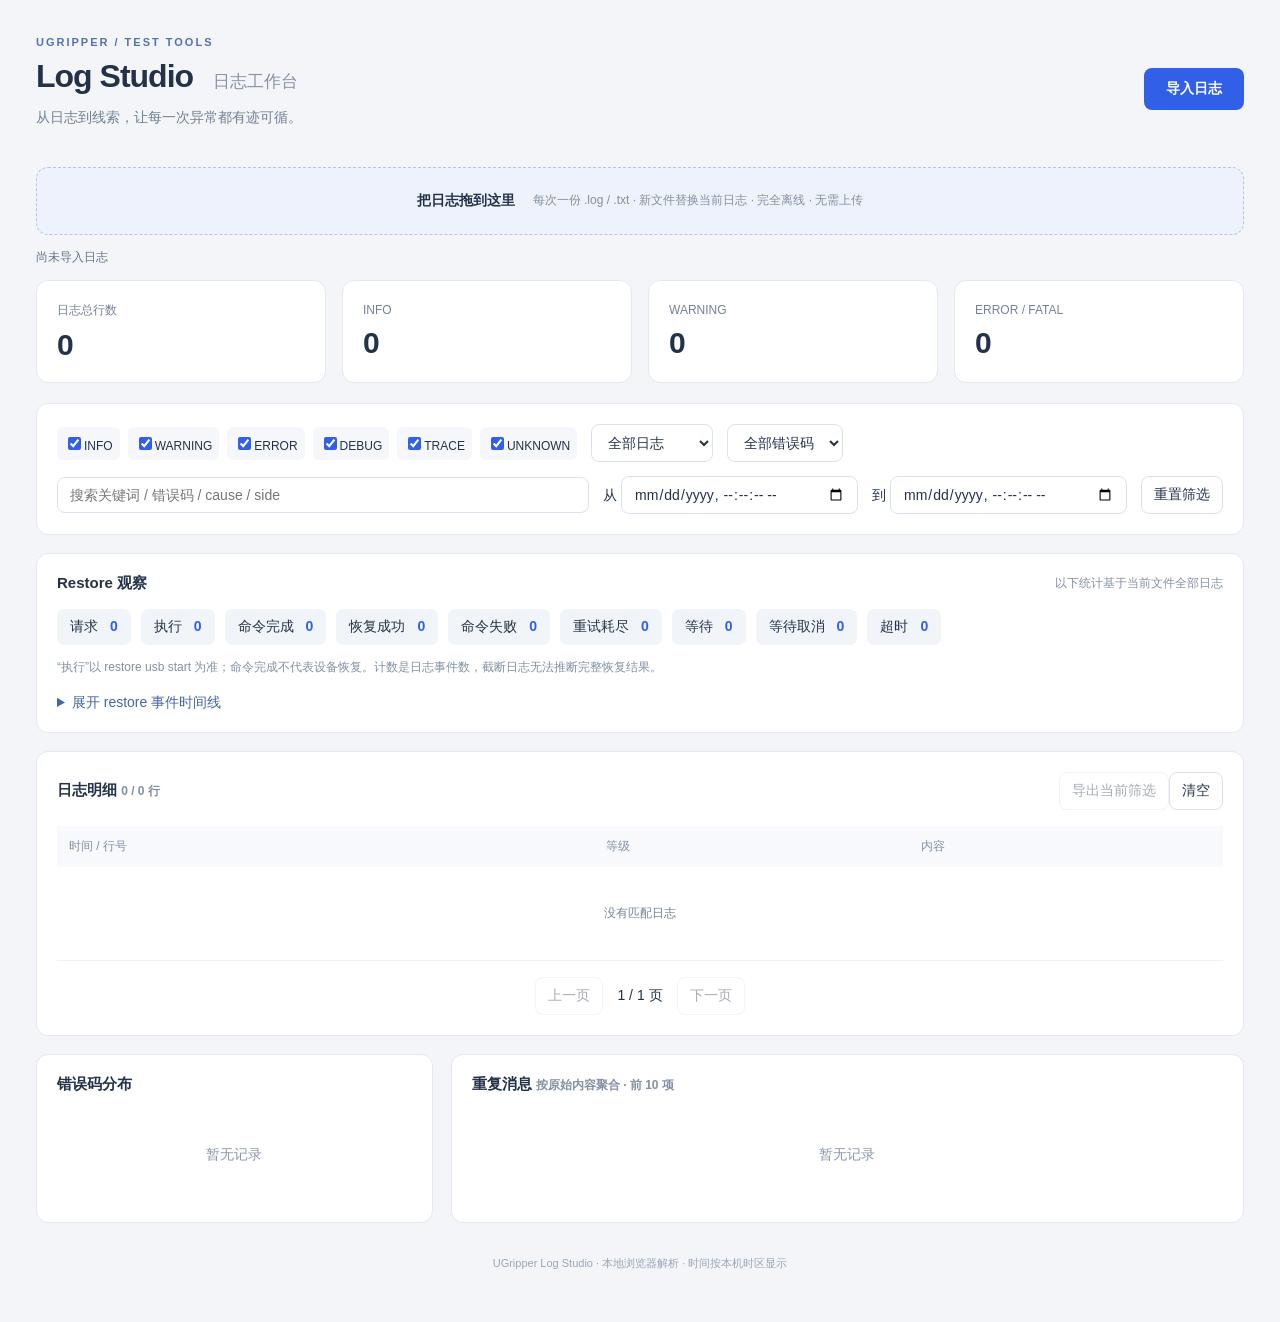
<file: tools/log_viewer/index.html>
<!doctype html>
<html lang="zh-CN"><head><meta charset="utf-8"><meta name="viewport" content="width=device-width,initial-scale=1"><title>UGripper · Log Studio</title><link rel="stylesheet" href="style.css"></head>
<body><main>
<header><div><div class="eyebrow">UGRIPPER / TEST TOOLS</div><h1>Log Studio <span>日志工作台</span></h1><p>从日志到线索，让每一次异常都有迹可循。</p></div><label class="primary">导入日志<input id="files" type="file" accept=".log,.txt,.out" hidden></label></header>
<section id="drop" tabindex="0" role="button" aria-label="拖入或选择日志文件"><b>把日志拖到这里</b><span>每次一份 .log / .txt · 新文件替换当前日志 · 完全离线 · 无需上传</span></section>
<div id="status" role="status" aria-live="polite">尚未导入日志</div>
<section id="stats" class="cards"></section>
<section class="panel filters"><div class="filter-row"><div id="levels"></div><select id="restore" aria-label="Restore 筛选"><option value="all">全部日志</option><option value="only">仅 restore</option><option value="hide">隐藏 restore</option></select><select id="code" aria-label="错误码筛选"><option value="">全部错误码</option></select></div><div class="filter-row"><input id="search" type="search" placeholder="搜索关键词 / 错误码 / cause / side" aria-label="关键词"><label>从 <input id="from" type="datetime-local" step="1"></label><label>到 <input id="to" type="datetime-local" step="1"></label><button id="reset">重置筛选</button></div></section>
<section class="panel"><div class="section-head"><h2>Restore 观察</h2><span>以下统计基于当前文件全部日志</span></div><div id="restoreStats" class="badges"></div><p class="note">“执行”以 restore usb start 为准；命令完成不代表设备恢复。计数是日志事件数，截断日志无法推断完整恢复结果。</p><details><summary>展开 restore 事件时间线</summary><div id="timeline"></div></details></section>
<section class="panel"><div class="section-head"><h2>日志明细 <small id="count"></small></h2><div><button id="export">导出当前筛选</button><button id="clear">清空</button></div></div><div class="table-wrap"><table><thead><tr><th>时间 / 行号</th><th>等级</th><th>内容</th></tr></thead><tbody id="rows"></tbody></table></div><div class="pager"><button id="prev">上一页</button><span id="page"></span><button id="next">下一页</button></div></section>
<section class="bottom"><div class="panel"><h2>错误码分布</h2><div id="codes"></div></div><div class="panel"><h2>重复消息 <small>按原始内容聚合 · 前 10 项</small></h2><div id="repeats"></div></div></section>
<dialog id="context"><div class="section-head"><h2>原文与上下文</h2><button id="close">关闭</button></div><pre id="contextText"></pre></dialog>
<footer>UGripper Log Studio · 本地浏览器解析 · 时间按本机时区显示</footer>
</main><script src="parser.js"></script><script src="error_codes.js"></script><script src="app.js"></script></body></html>
</file>
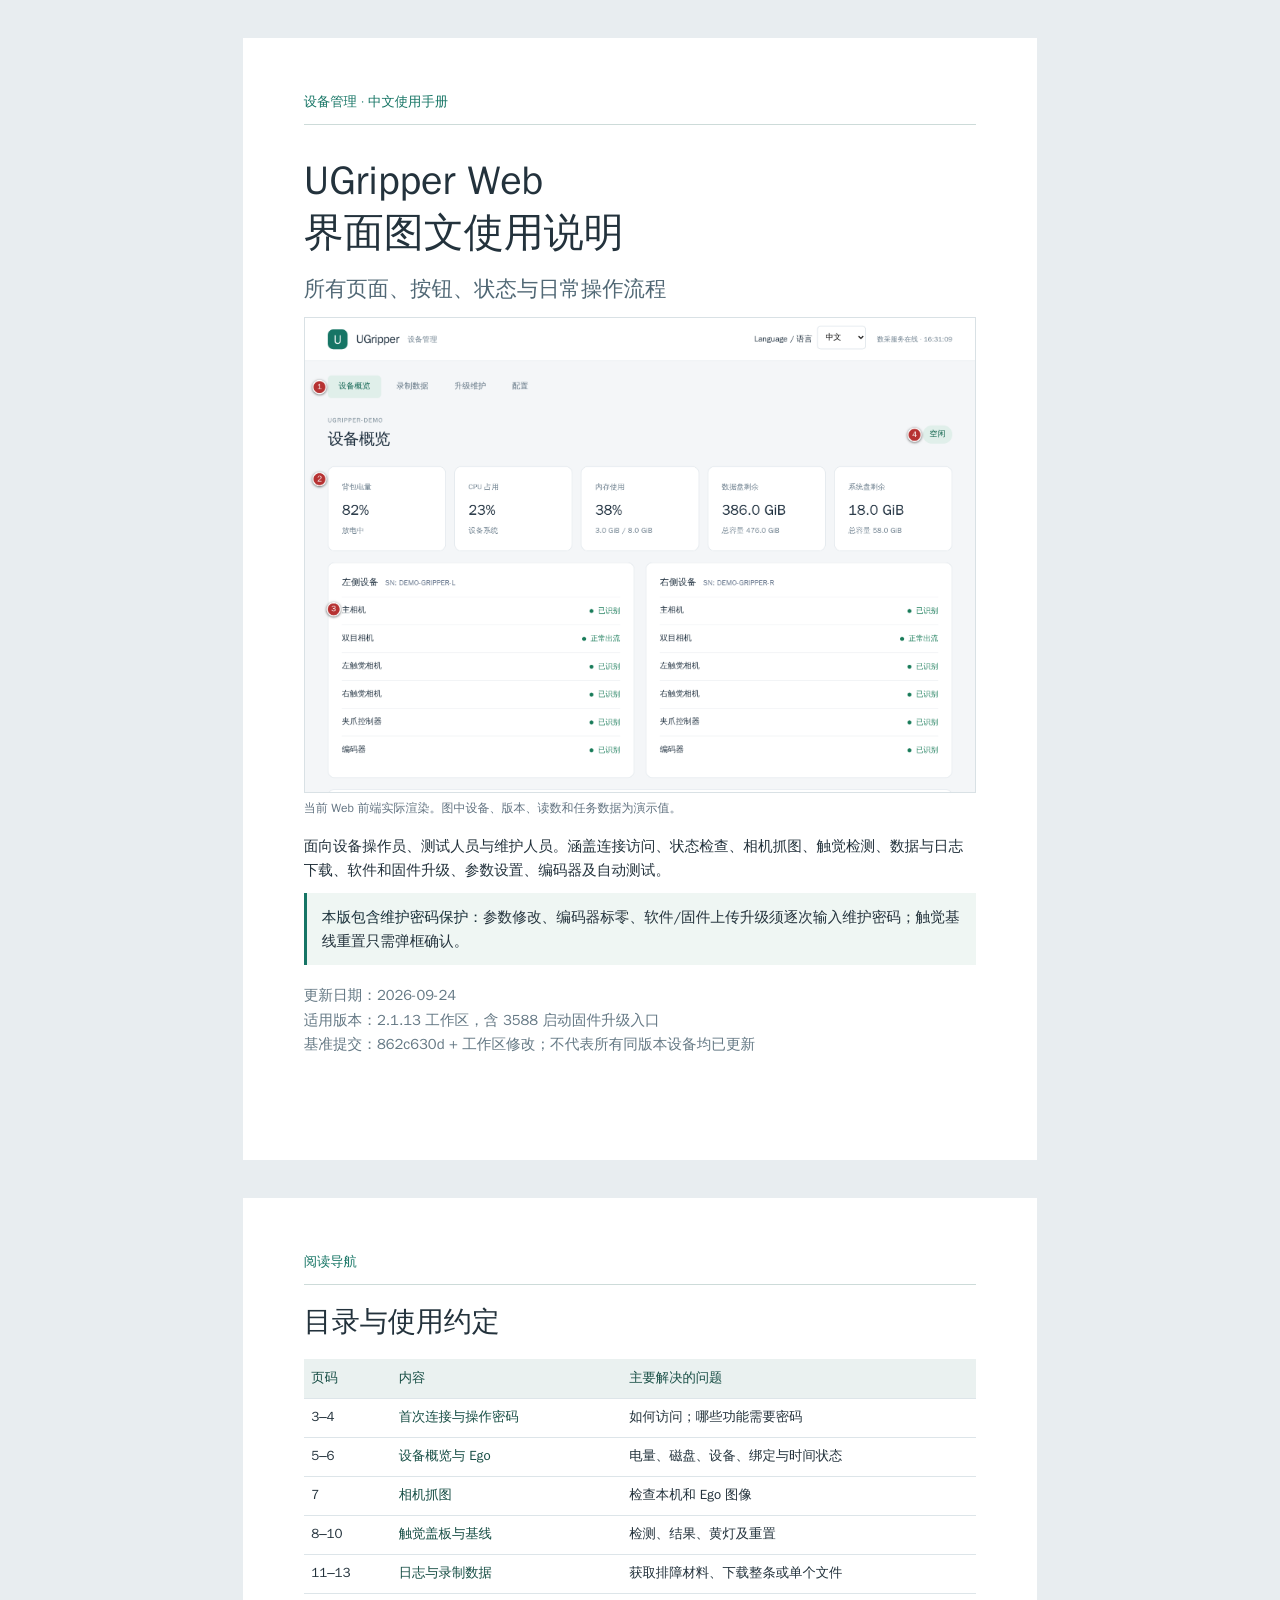
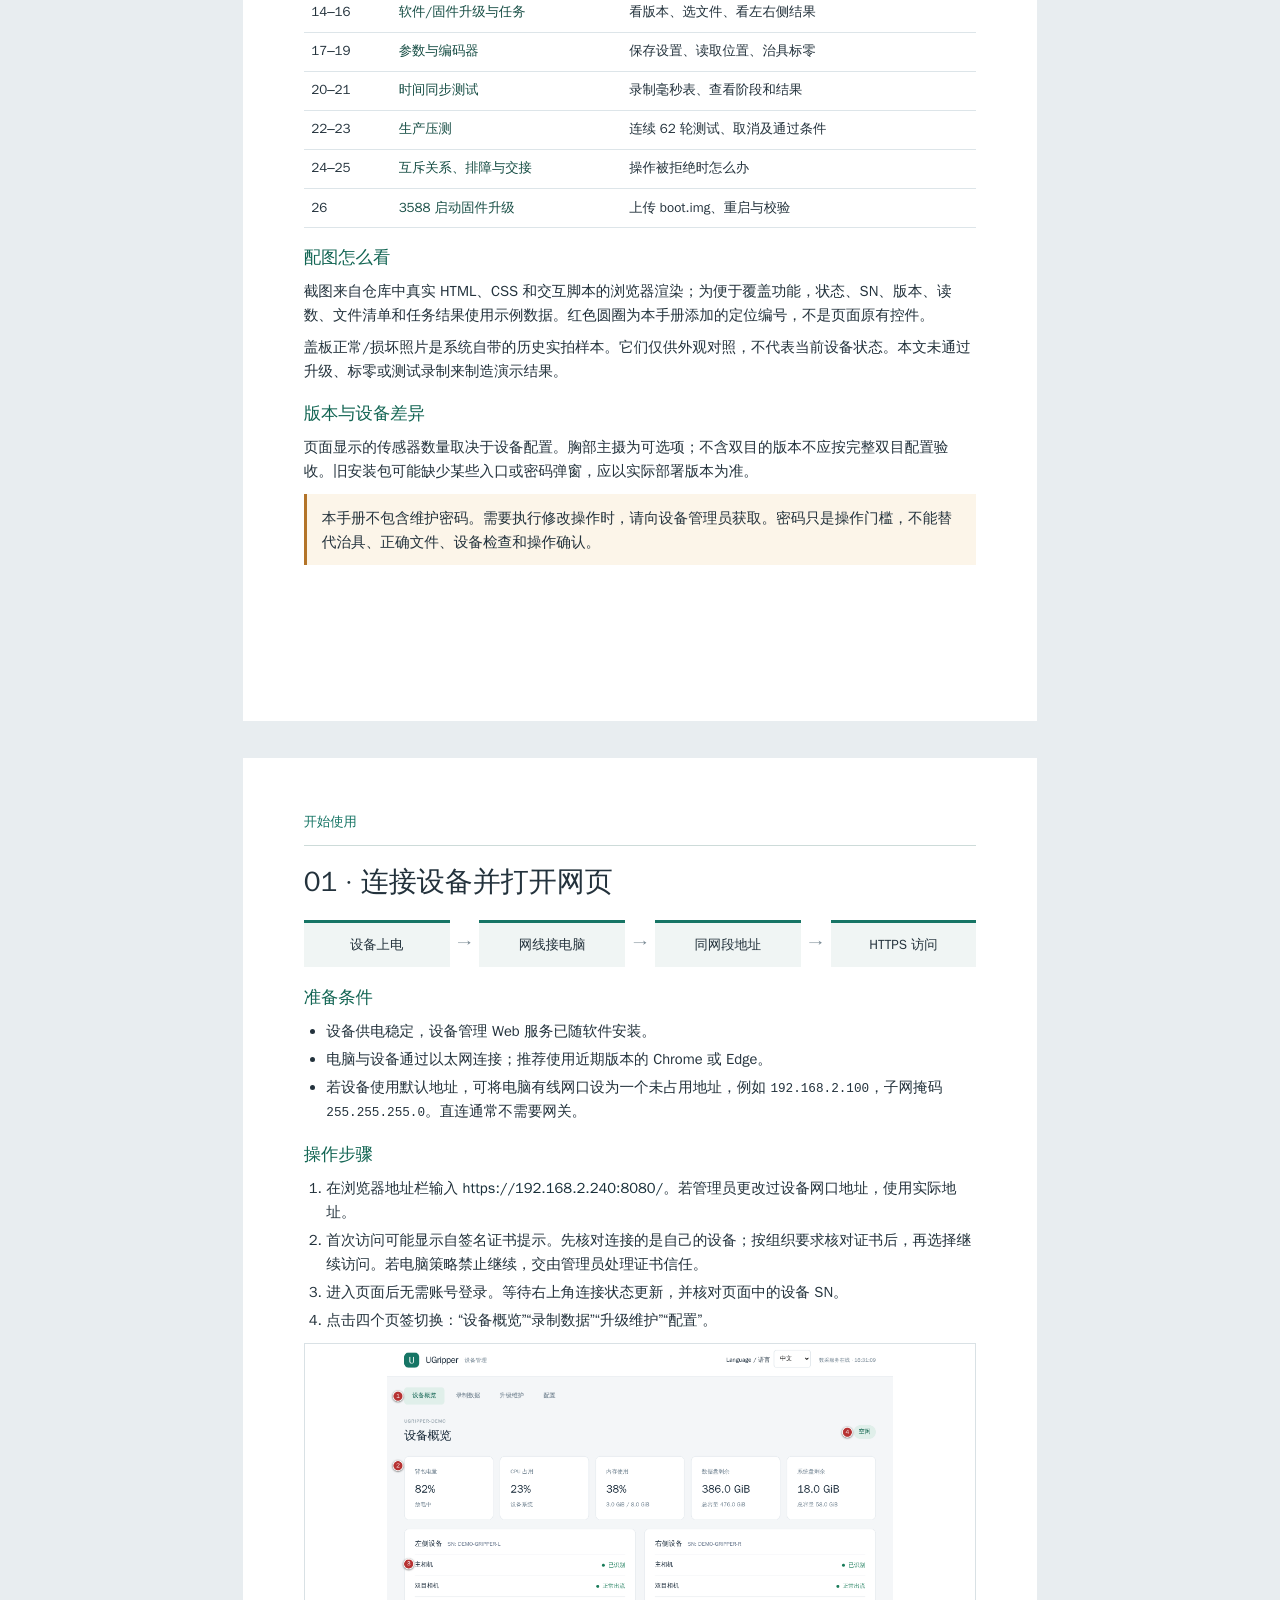
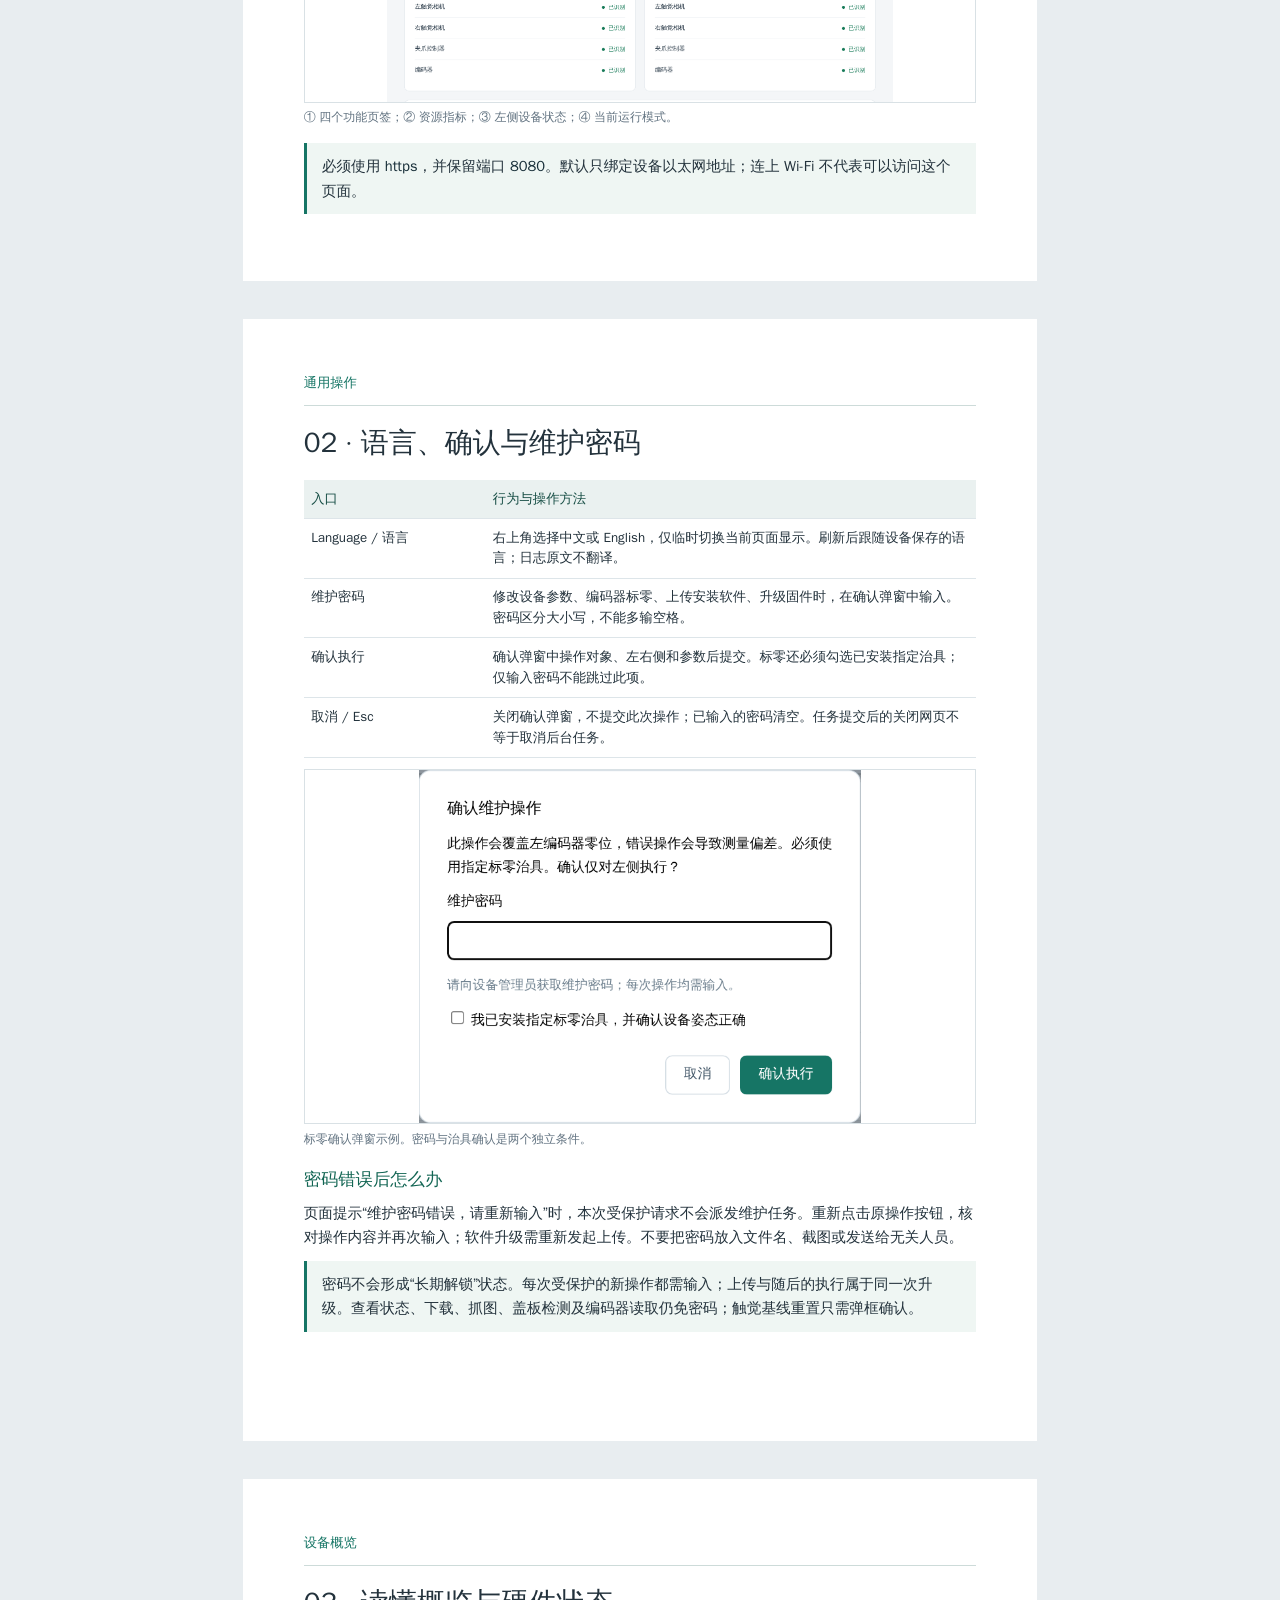
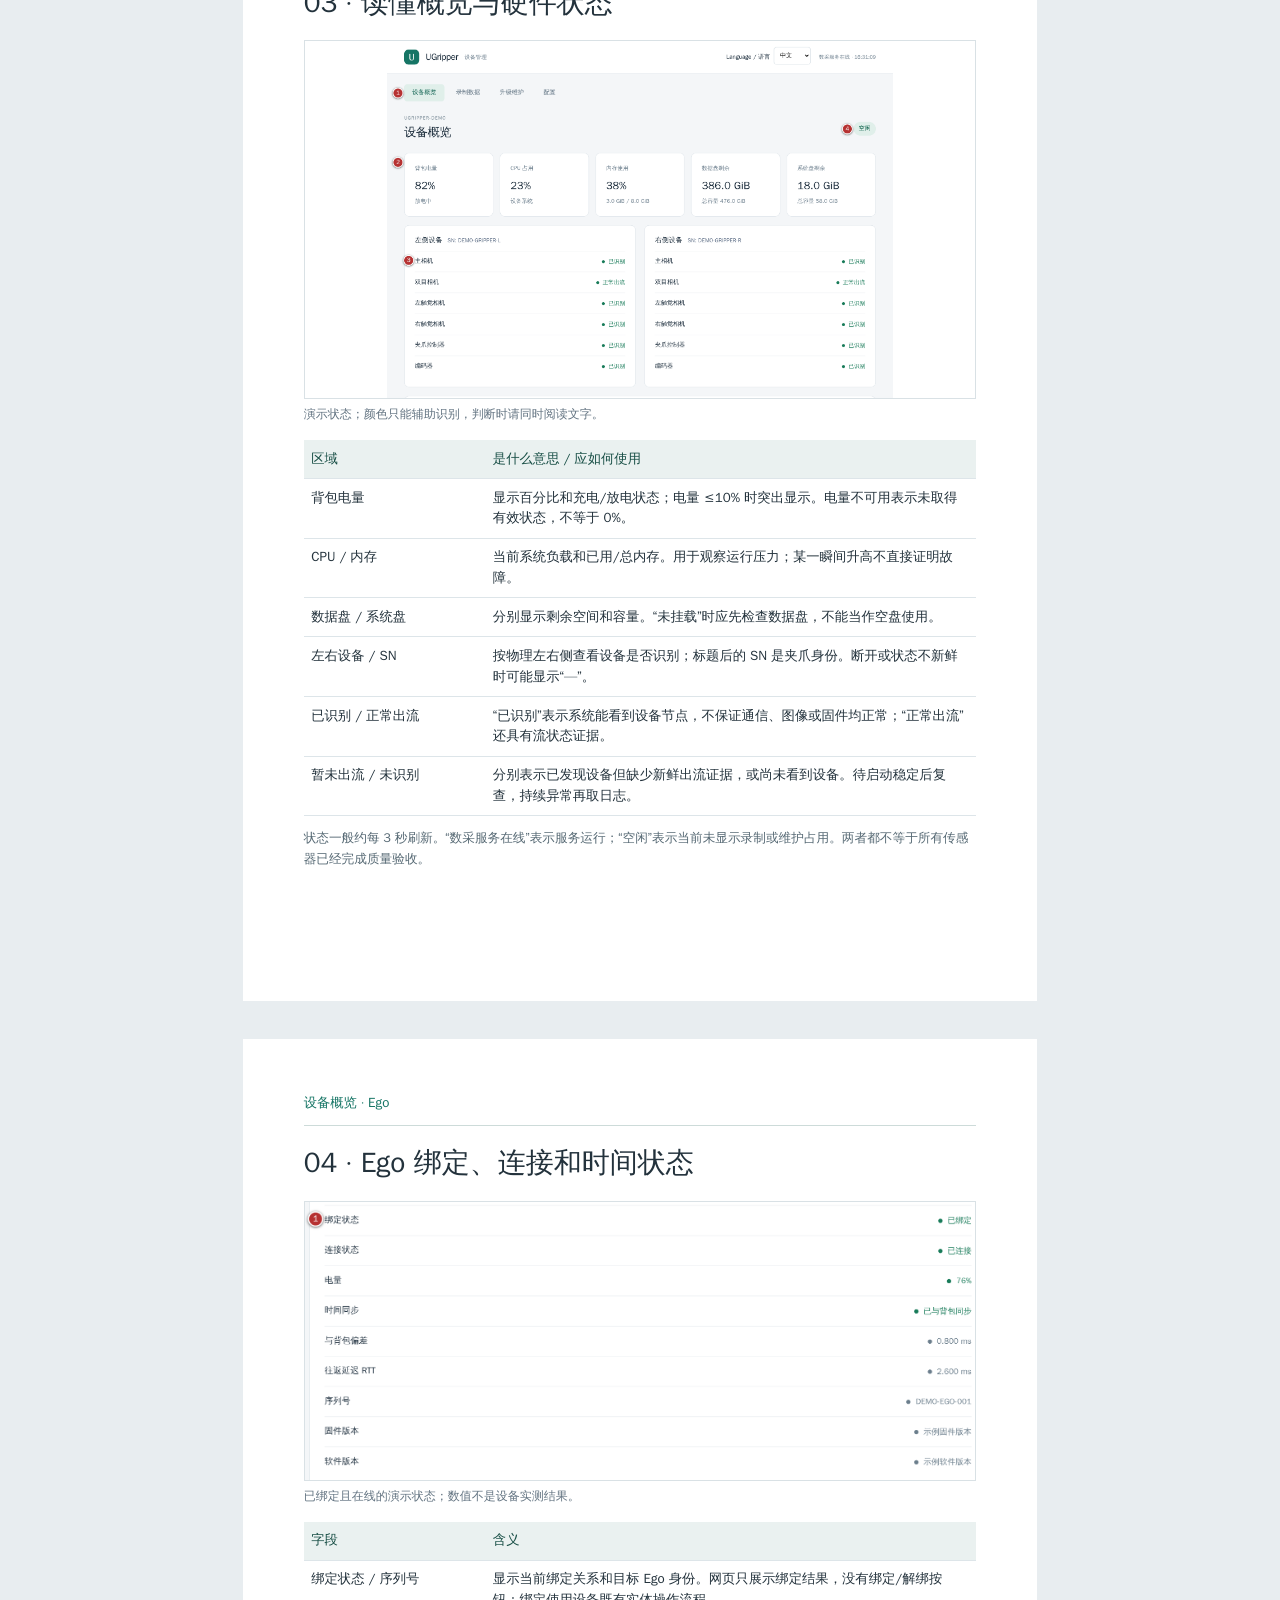
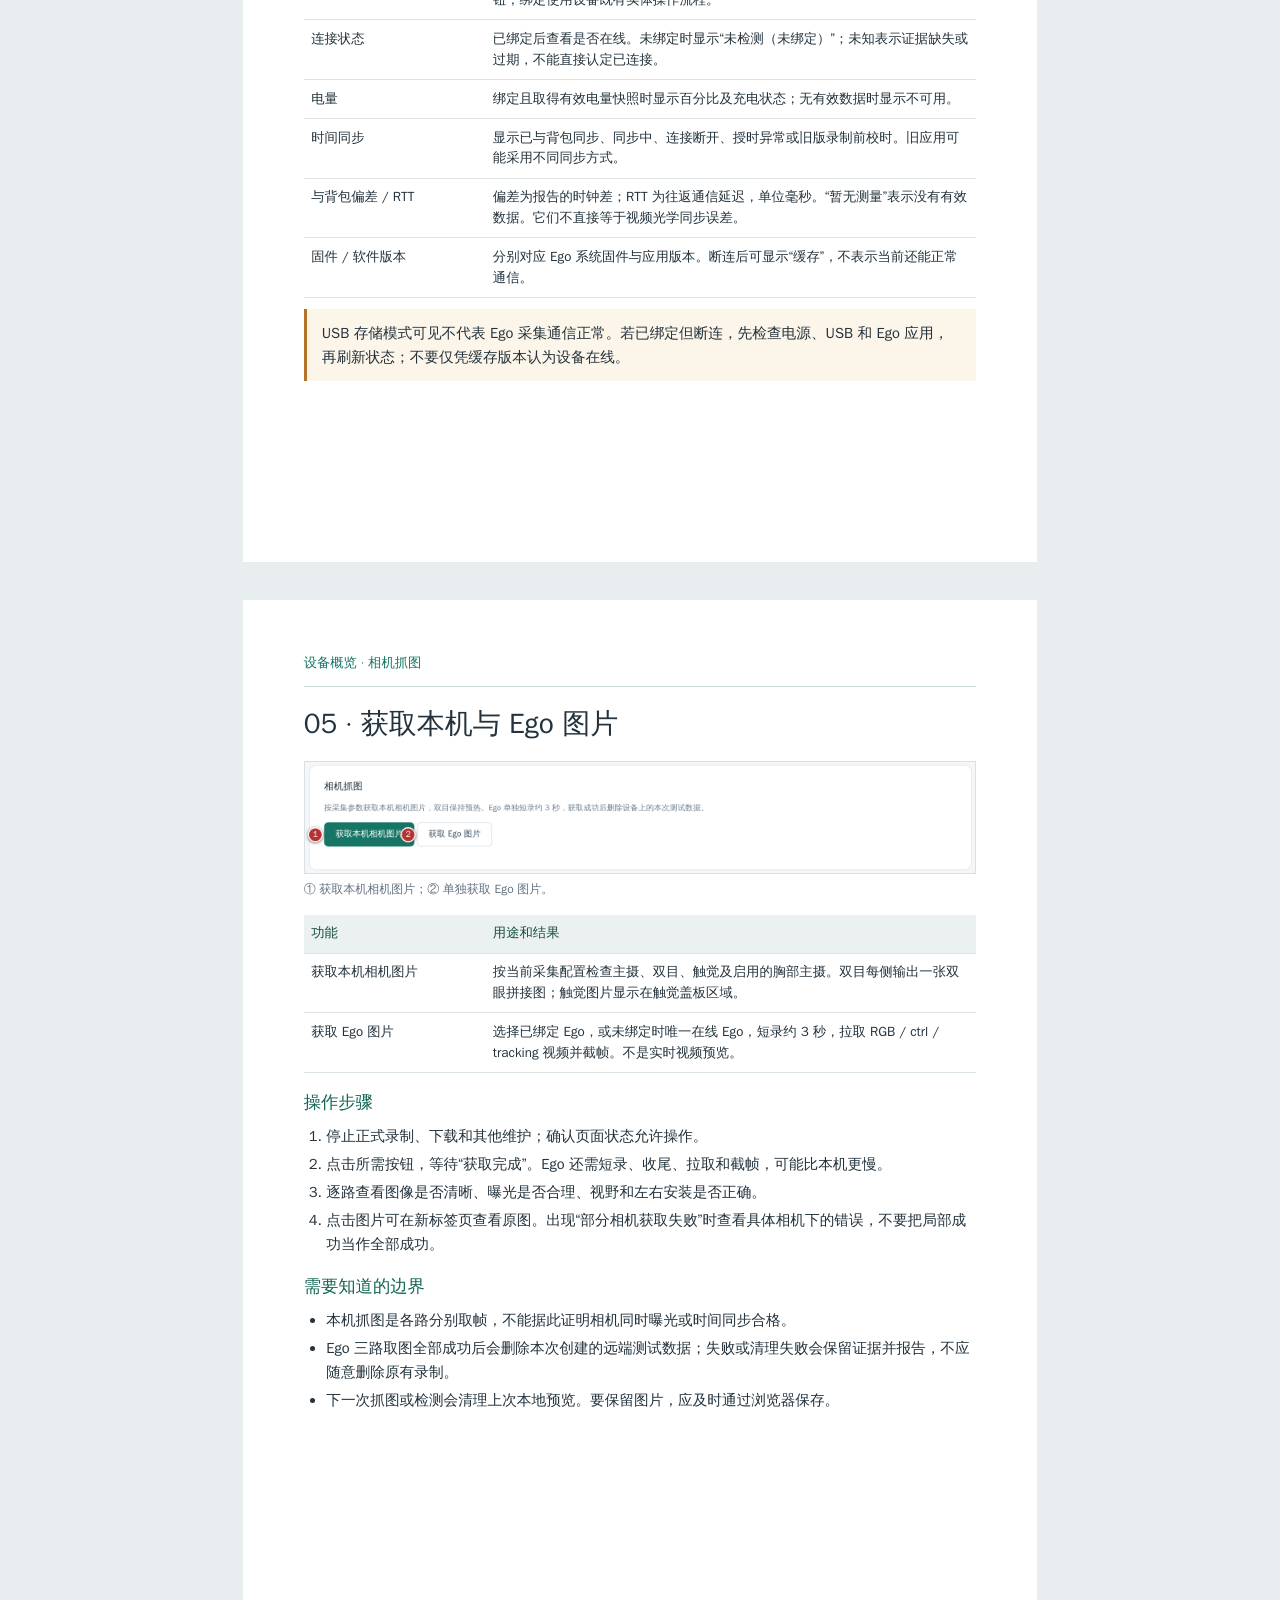
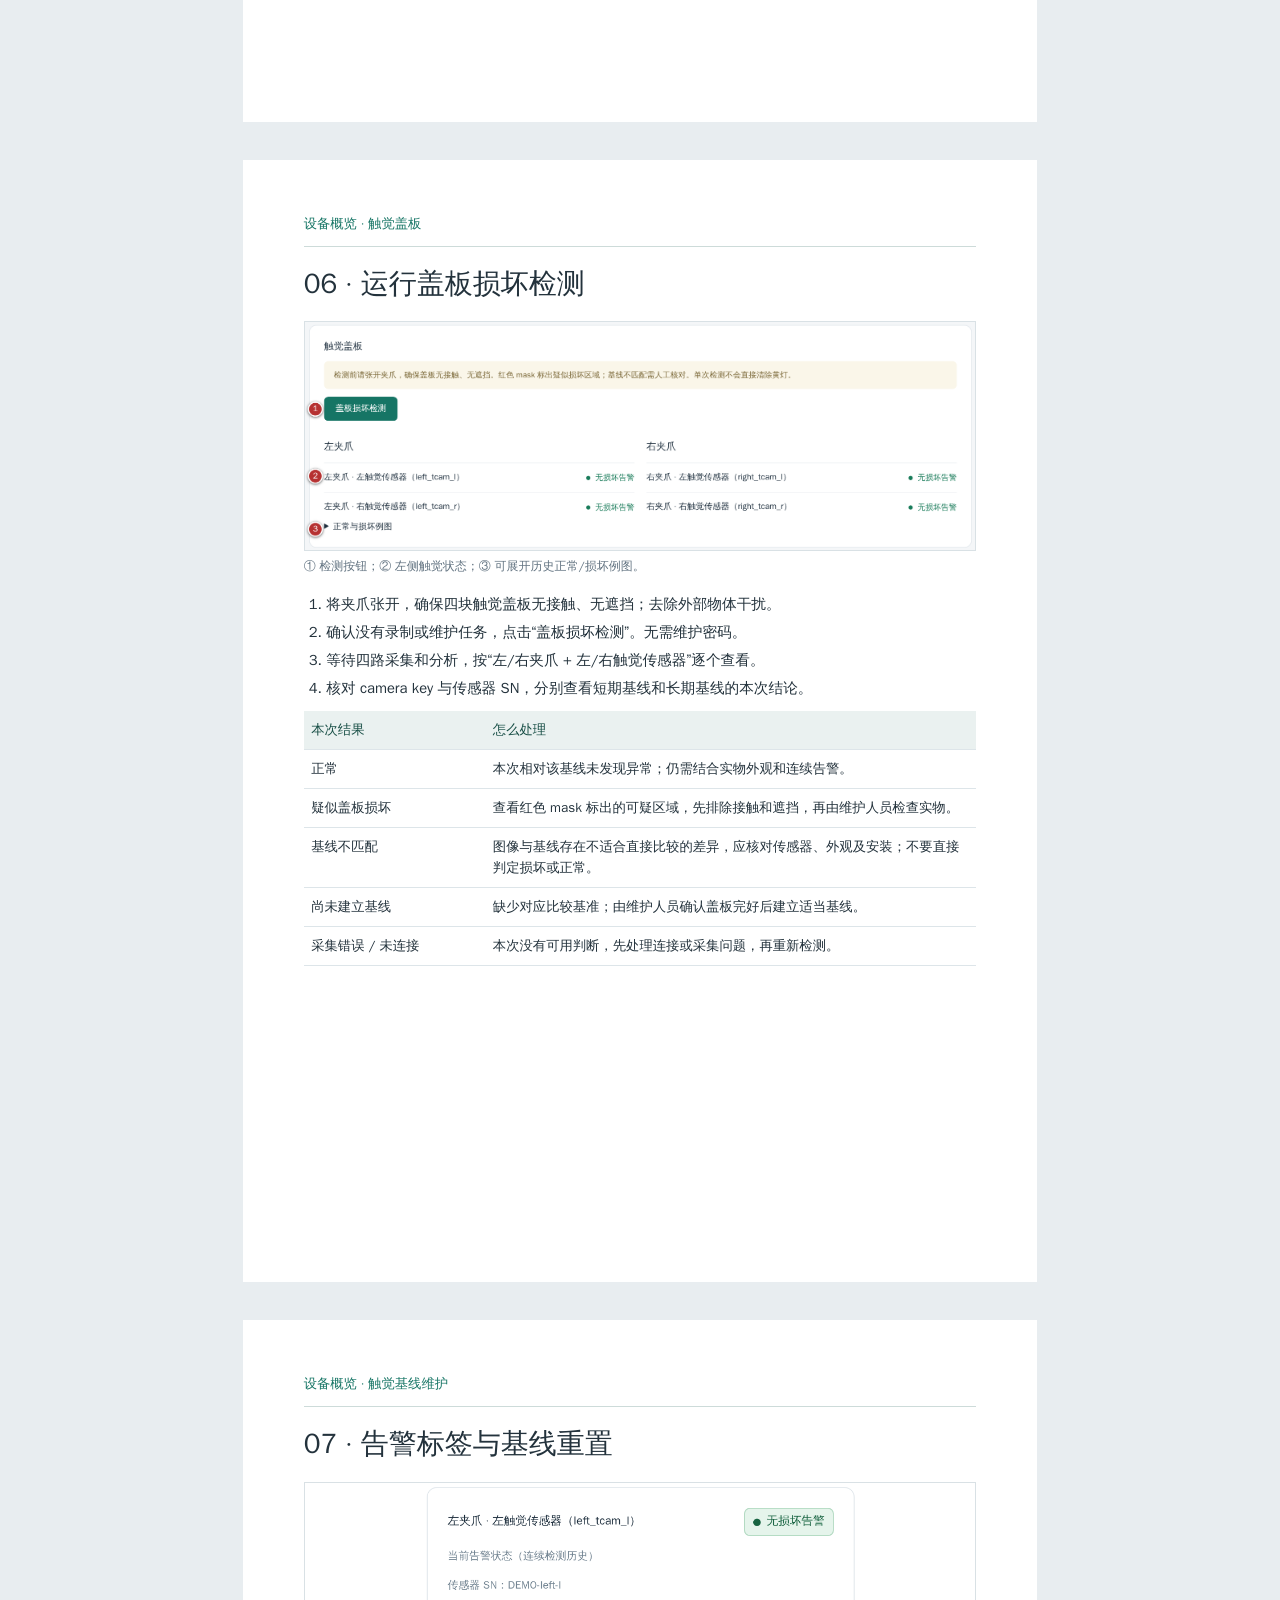
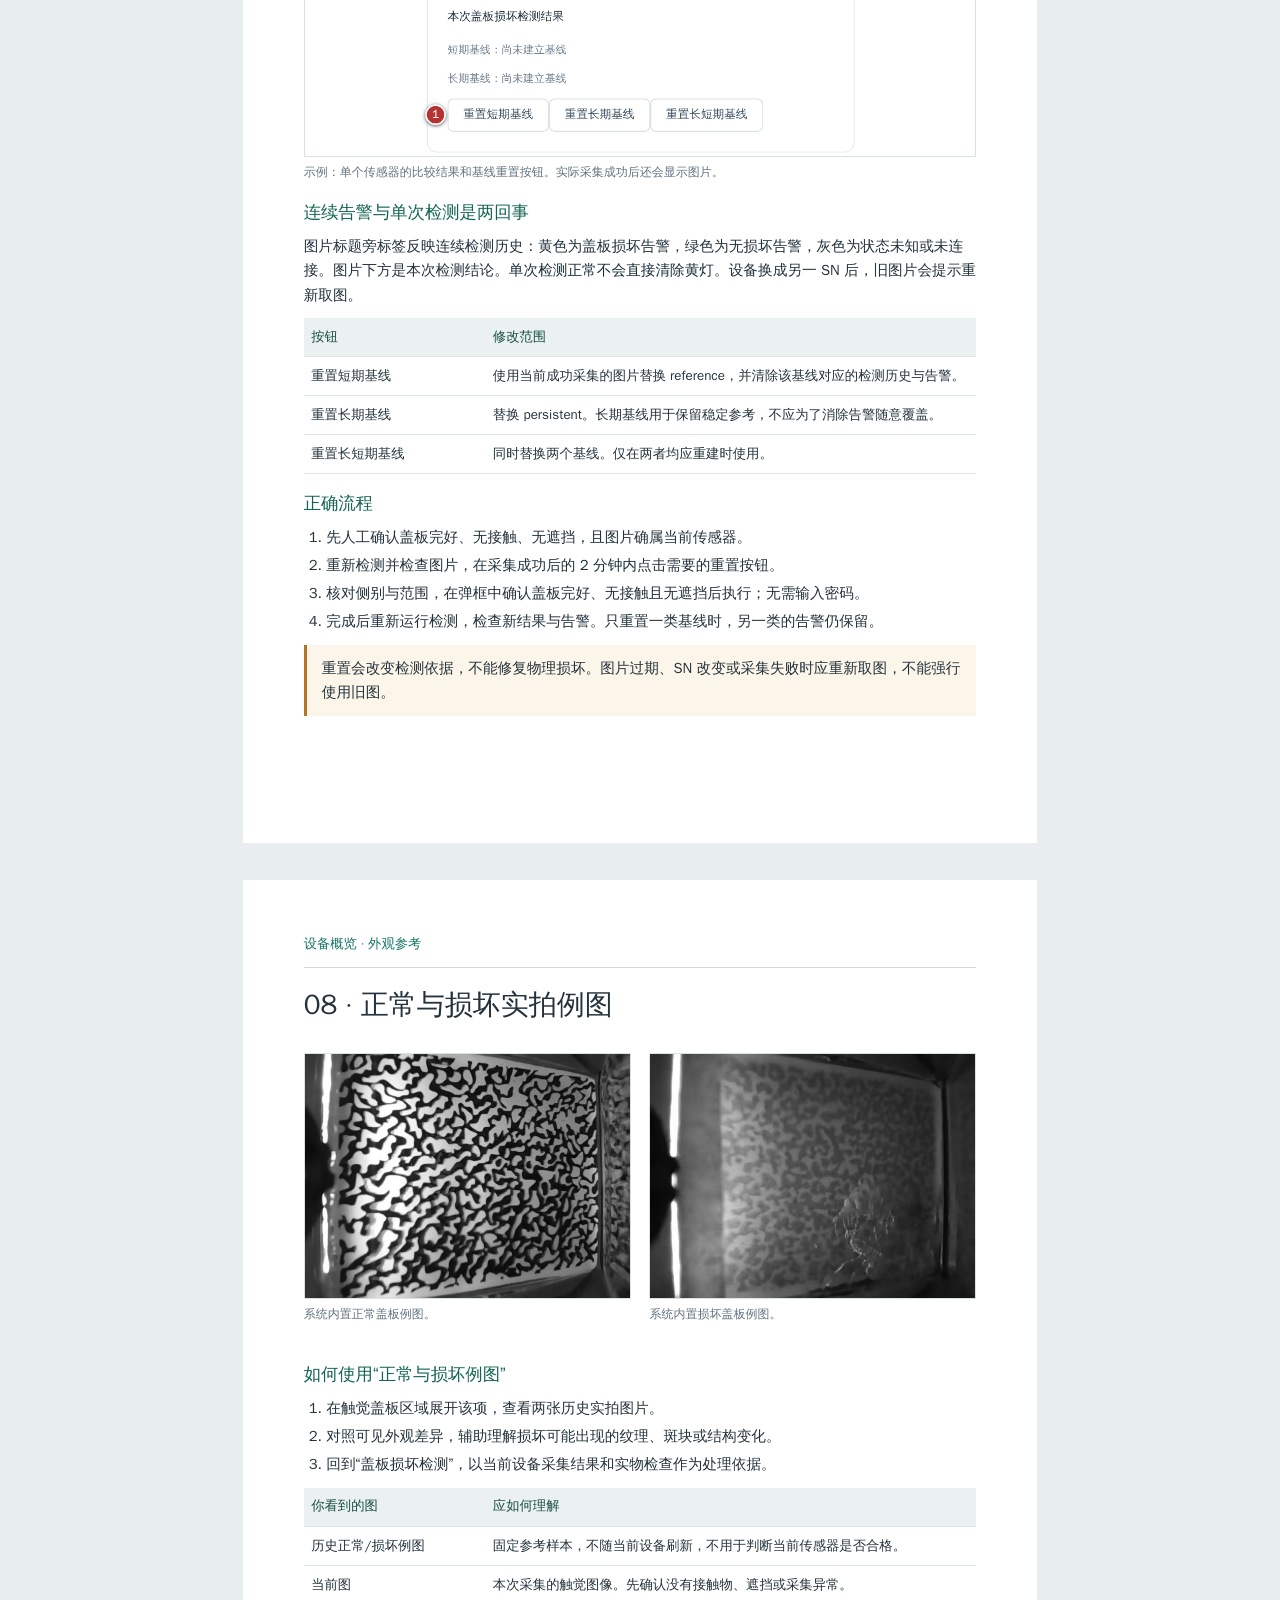
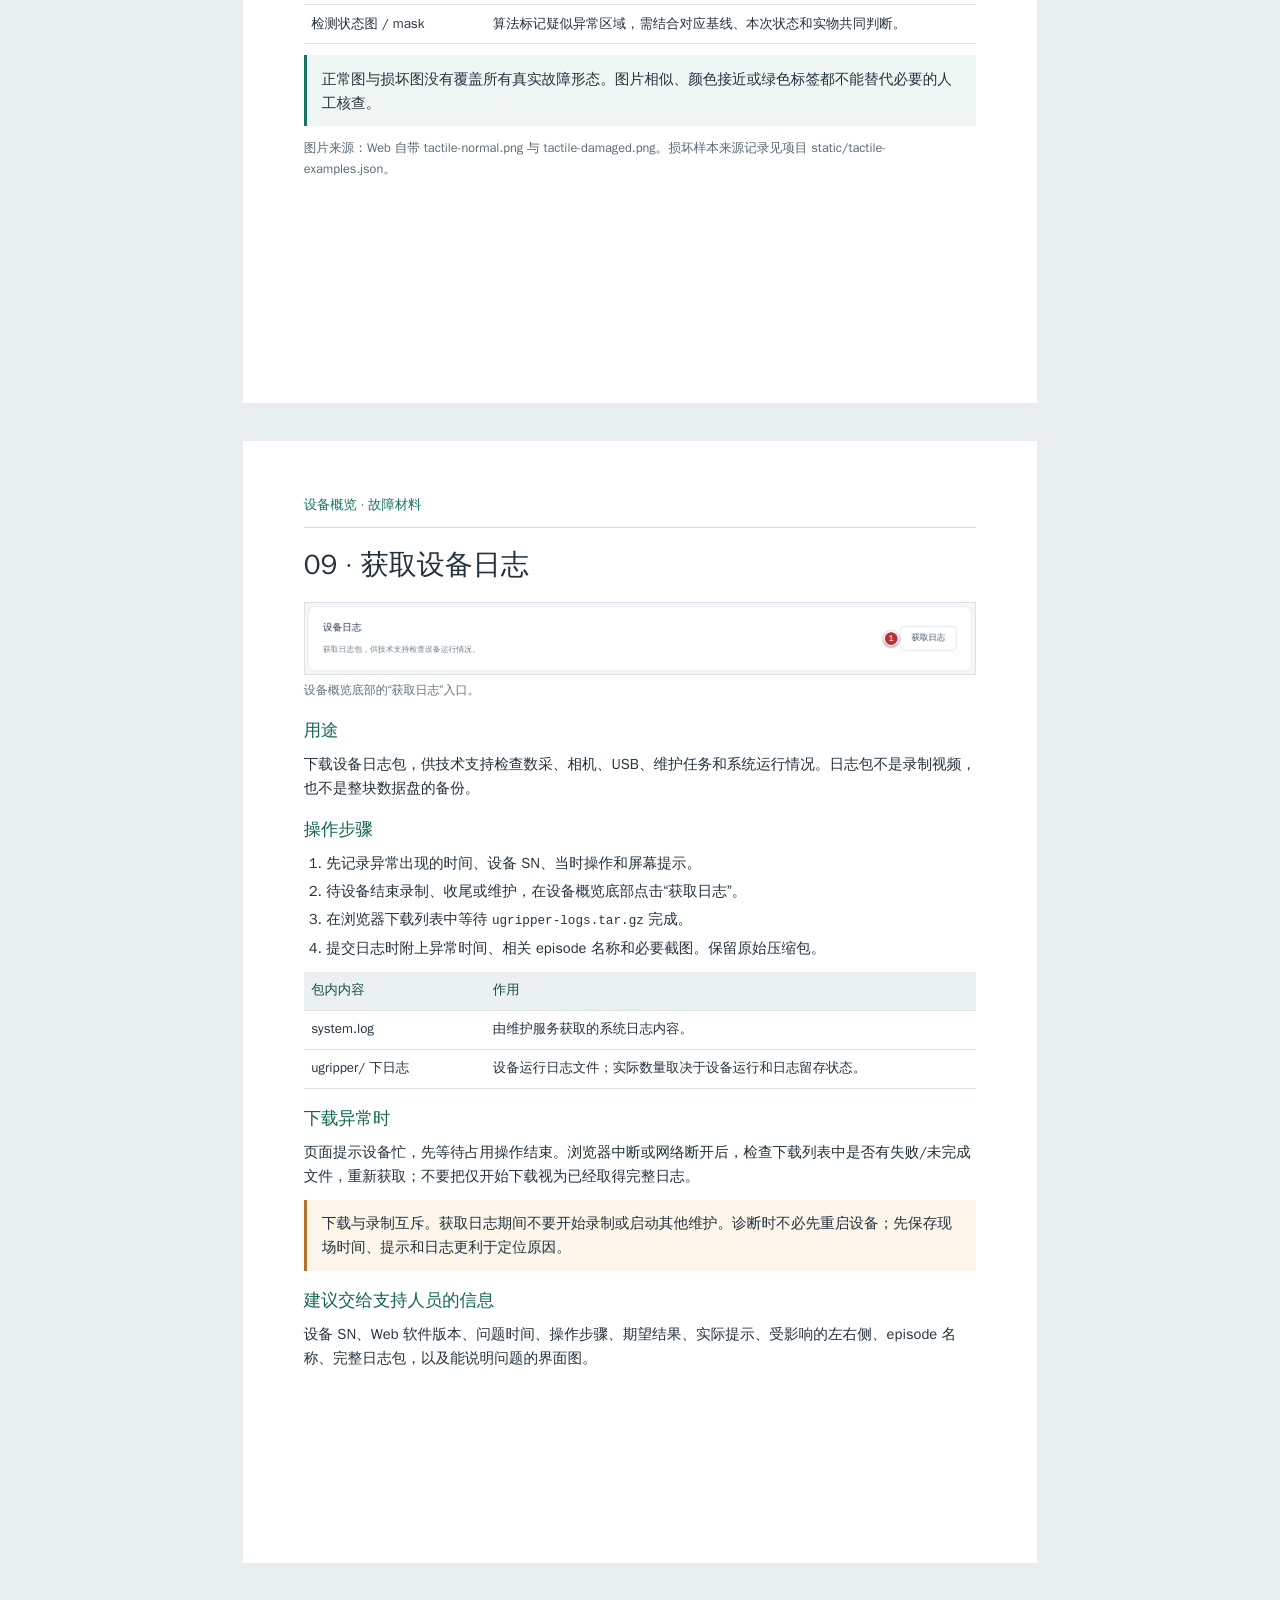
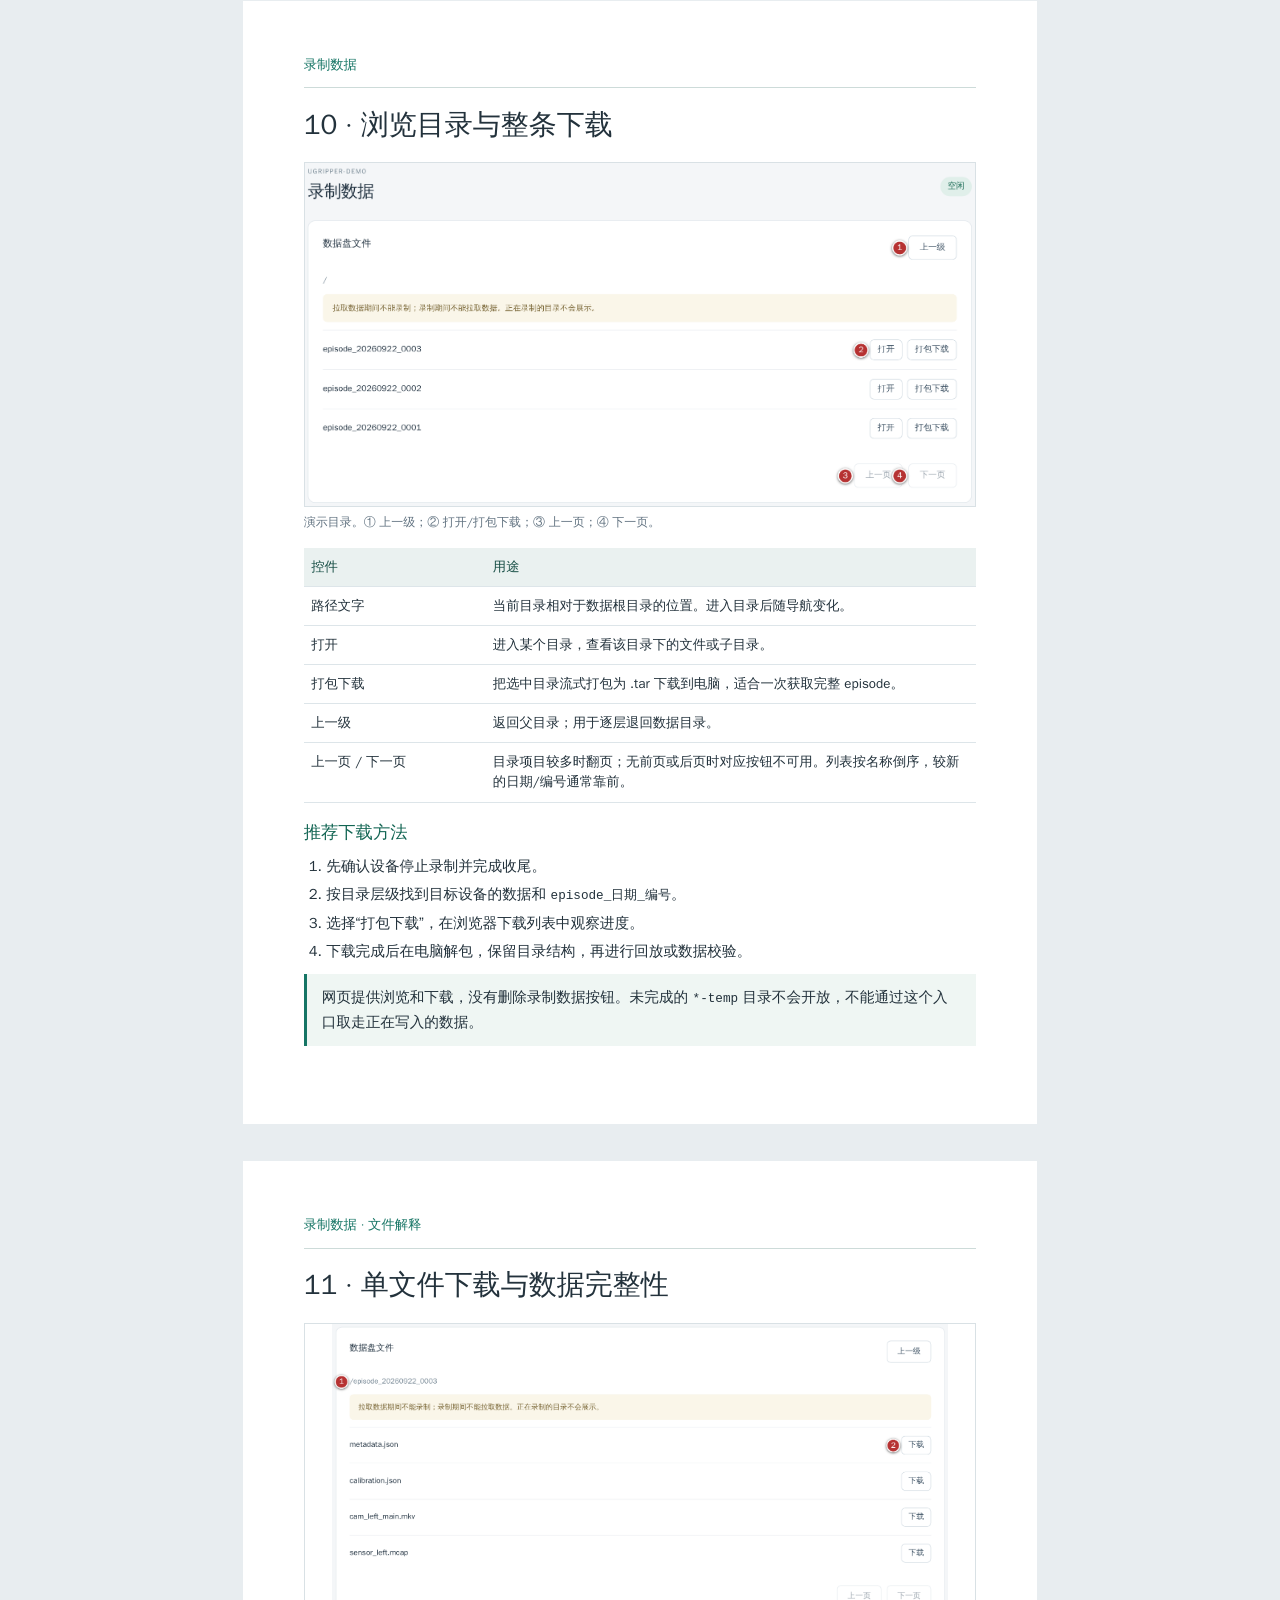
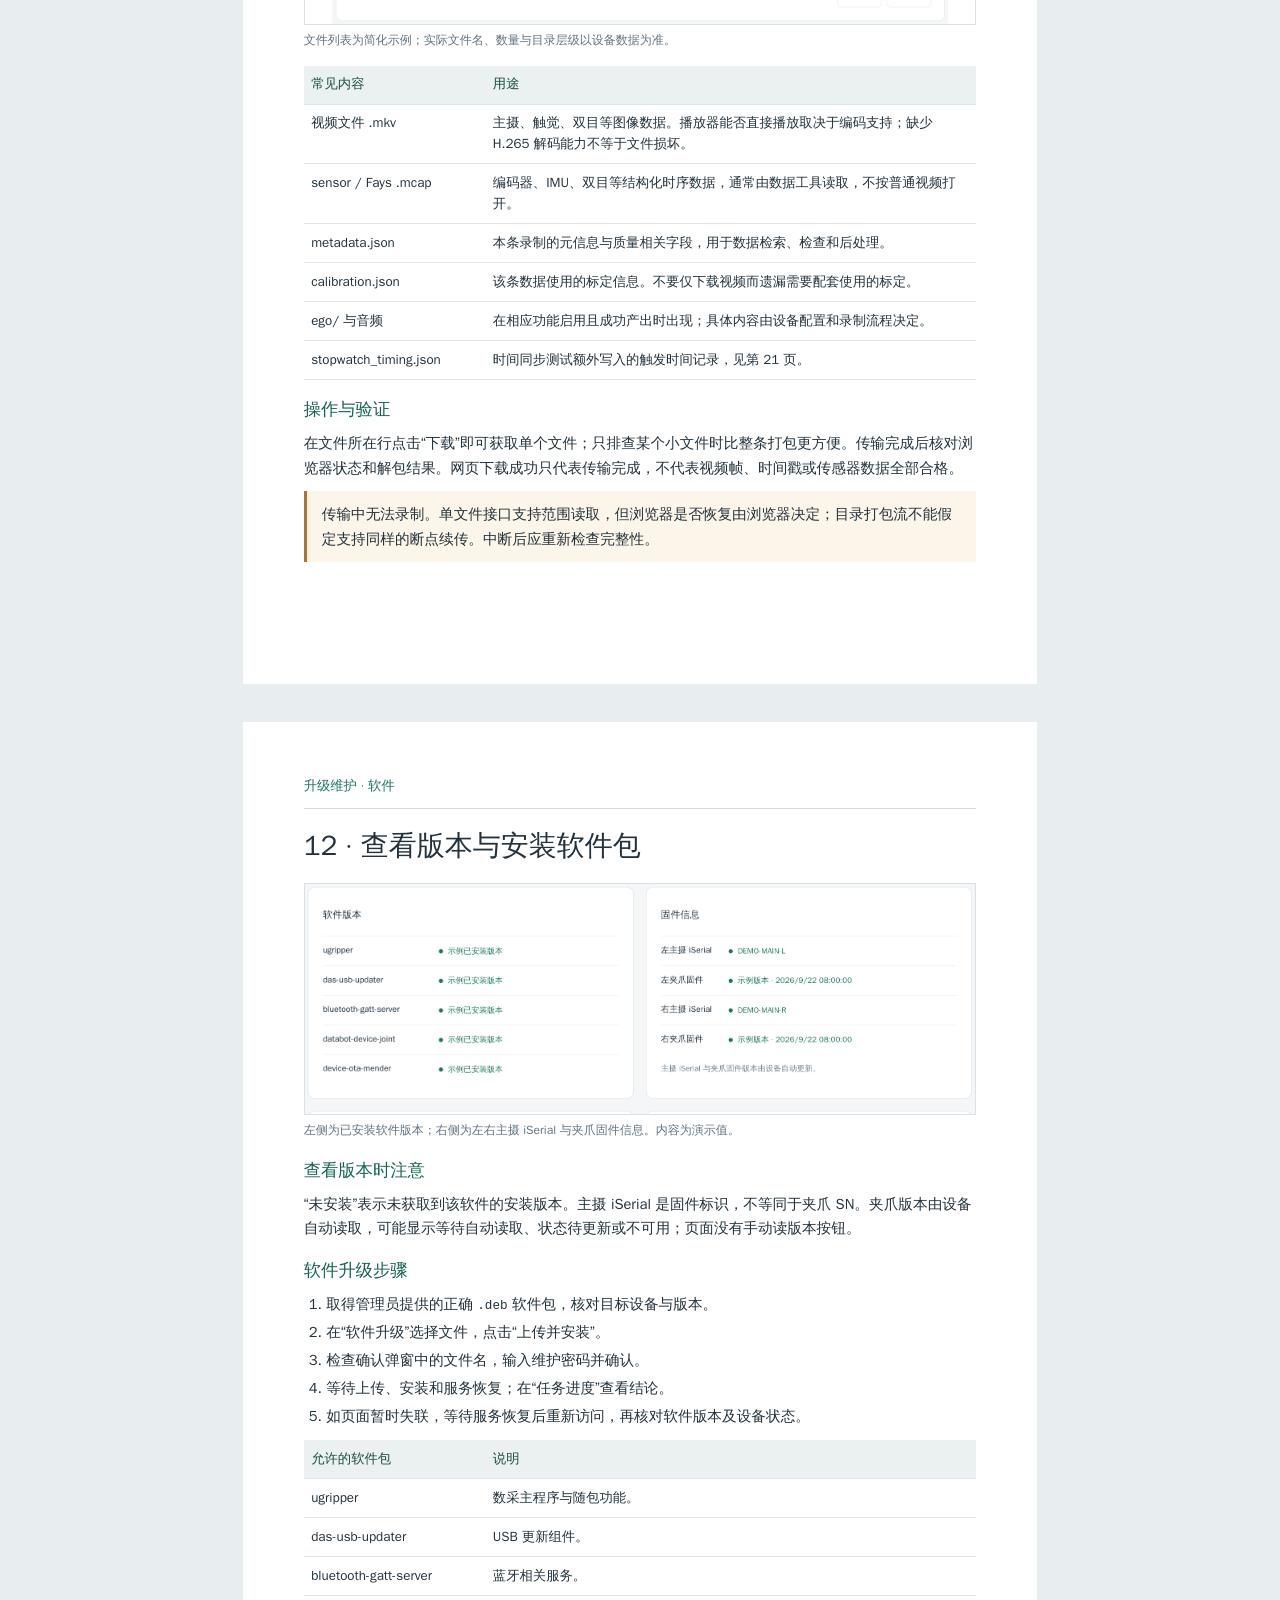
<file: docs/web-user-guide/manual.html>
<!doctype html>
<html lang="zh-CN"><head><meta charset="utf-8"><meta name="viewport" content="width=device-width, initial-scale=1"><title>UGripper Web 界面图文使用说明</title>
<style>
@page{size:A4;margin:0}*{box-sizing:border-box}body{margin:0;color:#23323c;background:#e8edf0;font-family:"WenQuanYi Zen Hei","Noto Sans CJK SC","Microsoft YaHei",sans-serif;font-size:11pt;line-height:1.65;letter-spacing:0}.page{width:210mm;min-height:297mm;height:297mm;padding:14mm 16mm 17mm;background:white;margin:10mm auto;position:relative;break-after:page;overflow:hidden}.page:last-child{break-after:auto}.kicker{font-size:10pt;color:#167565;border-bottom:1px solid #cddbd9;padding-bottom:3mm;margin-bottom:5mm}h1{font-size:30pt;line-height:1.3;margin:8mm 0 3mm}h2{font-size:21pt;line-height:1.3;margin:0 0 5mm}h3{font-size:13pt;color:#126553;margin:4mm 0 2mm}p{margin:2mm 0}ul,ol{padding-left:6mm;margin:2mm 0 3mm}li{margin:1mm 0}table{width:100%;border-collapse:collapse;margin:3mm 0;font-size:10pt;line-height:1.55}th,td{text-align:left;vertical-align:top;border-bottom:1px solid #dde5e9;padding:2.3mm 2mm;overflow-wrap:anywhere}th{background:#eaf1f0;color:#174e45}td:first-child{font-weight:bold;width:27%}figure{margin:3mm 0 4mm}figure img{display:block;width:100%;max-height:95mm;object-fit:contain;border:1px solid #d9e1e5}figcaption{font-size:9pt;color:#627381;margin:1.5mm 0}.small{font-size:9.5pt;color:#566974}.note,.warn{border-left:3px solid #167565;background:#eff6f3;padding:3mm 4mm;margin:3mm 0}.warn{border-color:#b37429;background:#fcf5e9}.footer{position:absolute;bottom:8mm;left:16mm;right:16mm;border-top:1px solid #dce4e8;padding-top:2mm;font-size:8.5pt;color:#6a7c87;display:flex;justify-content:space-between}.two{display:grid;grid-template-columns:1fr 1fr;gap:5mm}.two img{max-height:78mm}.toc td:first-child{width:13%}.toc a{color:#174e45;text-decoration:none}code{font-family:monospace;font-size:9.5pt;overflow-wrap:anywhere}strong{color:#172e38}.flow{display:flex;align-items:center;gap:2mm;margin:4mm 0}.flow span{flex:1;border-top:3px solid #167565;background:#f0f5f4;padding:3mm 2mm;text-align:center;font-size:10pt}.flow b{font-weight:normal;color:#7c8c96}.cover figure img{max-height:127mm}.cover .subtitle{font-size:16pt;color:#516875}.cover .edition{margin-top:5mm;color:#657985}.compact figure img{max-height:75mm}@media print{body{background:white}.page{margin:0;box-shadow:none}}@media screen and (max-width:820px){body{overflow-x:auto}.page{margin:0 auto 15px}}
</style></head><body>

<section class="page cover" id="p1"><div class="kicker">设备管理 · 中文使用手册</div><h1>UGripper Web<br>界面图文使用说明</h1><p class="subtitle">所有页面、按钮、状态与日常操作流程</p><figure><img src="images/overview.png"><figcaption>当前 Web 前端实际渲染。图中设备、版本、读数和任务数据为演示值。</figcaption></figure><p>面向设备操作员、测试人员与维护人员。涵盖连接访问、状态检查、相机抓图、触觉检测、数据与日志下载、软件和固件升级、参数设置、编码器及自动测试。</p><div class="note"><strong>本版包含维护密码保护：</strong>参数修改、编码器标零、软件/固件上传升级须逐次输入维护密码；触觉基线重置只需弹框确认。</div><p class="edition">更新日期：2026-09-24<br>适用版本：2.1.13 工作区，含 3588 启动固件升级入口<br>基准提交：862c630d + 工作区修改；不代表所有同版本设备均已更新</p></section>

<section class="page" id="p2"><div class="kicker">阅读导航</div><h2>目录与使用约定</h2><table class="toc"><tr><th>页码</th><th>内容</th><th>主要解决的问题</th></tr><tr><td>3–4</td><td><a href="#p3">首次连接与操作密码</a></td><td>如何访问；哪些功能需要密码</td></tr><tr><td>5–6</td><td><a href="#p5">设备概览与 Ego</a></td><td>电量、磁盘、设备、绑定与时间状态</td></tr><tr><td>7</td><td><a href="#p7">相机抓图</a></td><td>检查本机和 Ego 图像</td></tr><tr><td>8–10</td><td><a href="#p8">触觉盖板与基线</a></td><td>检测、结果、黄灯及重置</td></tr><tr><td>11–13</td><td><a href="#p11">日志与录制数据</a></td><td>获取排障材料、下载整条或单个文件</td></tr><tr><td>14–16</td><td><a href="#p14">软件/固件升级与任务</a></td><td>看版本、选文件、看左右侧结果</td></tr><tr><td>17–19</td><td><a href="#p17">参数与编码器</a></td><td>保存设置、读取位置、治具标零</td></tr><tr><td>20–21</td><td><a href="#p20">时间同步测试</a></td><td>录制毫秒表、查看阶段和结果</td></tr><tr><td>22–23</td><td><a href="#p22">生产压测</a></td><td>连续 62 轮测试、取消及通过条件</td></tr><tr><td>24–25</td><td><a href="#p24">互斥关系、排障与交接</a></td><td>操作被拒绝时怎么办</td></tr><tr><td>26</td><td><a href="#p26">3588 启动固件升级</a></td><td>上传 boot.img、重启与校验</td></tr></table><h3>配图怎么看</h3><p>截图来自仓库中真实 HTML、CSS 和交互脚本的浏览器渲染；为便于覆盖功能，状态、SN、版本、读数、文件清单和任务结果使用示例数据。红色圆圈为本手册添加的定位编号，不是页面原有控件。</p><p>盖板正常/损坏照片是系统自带的历史实拍样本。它们仅供外观对照，不代表当前设备状态。本文未通过升级、标零或测试录制来制造演示结果。</p><h3>版本与设备差异</h3><p>页面显示的传感器数量取决于设备配置。胸部主摄为可选项；不含双目的版本不应按完整双目配置验收。旧安装包可能缺少某些入口或密码弹窗，应以实际部署版本为准。</p><div class="warn">本手册不包含维护密码。需要执行修改操作时，请向设备管理员获取。密码只是操作门槛，不能替代治具、正确文件、设备检查和操作确认。</div></section>

<section class="page" id="p3"><div class="kicker">开始使用</div><h2>01 · 连接设备并打开网页</h2><div class="flow"><span>设备上电</span><b>→</b><span>网线接电脑</span><b>→</b><span>同网段地址</span><b>→</b><span>HTTPS 访问</span></div><h3>准备条件</h3><ul><li>设备供电稳定，设备管理 Web 服务已随软件安装。</li><li>电脑与设备通过以太网连接；推荐使用近期版本的 Chrome 或 Edge。</li><li>若设备使用默认地址，可将电脑有线网口设为一个未占用地址，例如 <code>192.168.2.100</code>，子网掩码 <code>255.255.255.0</code>。直连通常不需要网关。</li></ul><h3>操作步骤</h3><ol><li>在浏览器地址栏输入 <strong>https://192.168.2.240:8080/</strong>。若管理员更改过设备网口地址，使用实际地址。</li><li>首次访问可能显示自签名证书提示。先核对连接的是自己的设备；按组织要求核对证书后，再选择继续访问。若电脑策略禁止继续，交由管理员处理证书信任。</li><li>进入页面后无需账号登录。等待右上角连接状态更新，并核对页面中的设备 SN。</li><li>点击四个页签切换：“设备概览”“录制数据”“升级维护”“配置”。</li></ol><figure><img src="images/overview.png" style="max-height:95mm"><figcaption>① 四个功能页签；② 资源指标；③ 左侧设备状态；④ 当前运行模式。</figcaption></figure><div class="note">必须使用 <strong>https</strong>，并保留端口 <strong>8080</strong>。默认只绑定设备以太网地址；连上 Wi-Fi 不代表可以访问这个页面。</div></section>

<section class="page compact" id="p4"><div class="kicker">通用操作</div><h2>02 · 语言、确认与维护密码</h2><table><tr><th>入口</th><th>行为与操作方法</th></tr><tr><td>Language / 语言</td><td>右上角选择中文或 English，仅临时切换当前页面显示。刷新后跟随设备保存的语言；日志原文不翻译。</td></tr><tr><td>维护密码</td><td>修改设备参数、编码器标零、上传安装软件、升级固件时，在确认弹窗中输入。密码区分大小写，不能多输空格。</td></tr><tr><td>确认执行</td><td>确认弹窗中操作对象、左右侧和参数后提交。标零还必须勾选已安装指定治具；仅输入密码不能跳过此项。</td></tr><tr><td>取消 / Esc</td><td>关闭确认弹窗，不提交此次操作；已输入的密码清空。任务提交后的关闭网页不等于取消后台任务。</td></tr></table><figure><img src="images/zero-dialog.png" style="max-height:94mm"><figcaption>标零确认弹窗示例。密码与治具确认是两个独立条件。</figcaption></figure><h3>密码错误后怎么办</h3><p>页面提示“维护密码错误，请重新输入”时，本次受保护请求不会派发维护任务。重新点击原操作按钮，核对操作内容并再次输入；软件升级需重新发起上传。不要把密码放入文件名、截图或发送给无关人员。</p><div class="note">密码不会形成“长期解锁”状态。每次受保护的新操作都需输入；上传与随后的执行属于同一次升级。查看状态、下载、抓图、盖板检测及编码器读取仍免密码；触觉基线重置只需弹框确认。</div></section>

<section class="page" id="p5"><div class="kicker">设备概览</div><h2>03 · 读懂概览与硬件状态</h2><figure><img src="images/overview.png"><figcaption>演示状态；颜色只能辅助识别，判断时请同时阅读文字。</figcaption></figure><table><tr><th>区域</th><th>是什么意思 / 应如何使用</th></tr><tr><td>背包电量</td><td>显示百分比和充电/放电状态；电量 ≤10% 时突出显示。电量不可用表示未取得有效状态，不等于 0%。</td></tr><tr><td>CPU / 内存</td><td>当前系统负载和已用/总内存。用于观察运行压力；某一瞬间升高不直接证明故障。</td></tr><tr><td>数据盘 / 系统盘</td><td>分别显示剩余空间和容量。“未挂载”时应先检查数据盘，不能当作空盘使用。</td></tr><tr><td>左右设备 / SN</td><td>按物理左右侧查看设备是否识别；标题后的 SN 是夹爪身份。断开或状态不新鲜时可能显示“—”。</td></tr><tr><td>已识别 / 正常出流</td><td>“已识别”表示系统能看到设备节点，不保证通信、图像或固件均正常；“正常出流”还具有流状态证据。</td></tr><tr><td>暂未出流 / 未识别</td><td>分别表示已发现设备但缺少新鲜出流证据，或尚未看到设备。待启动稳定后复查，持续异常再取日志。</td></tr></table><p class="small">状态一般约每 3 秒刷新。“数采服务在线”表示服务运行；“空闲”表示当前未显示录制或维护占用。两者都不等于所有传感器已经完成质量验收。</p></section>

<section class="page" id="p6"><div class="kicker">设备概览 · Ego</div><h2>04 · Ego 绑定、连接和时间状态</h2><figure><img src="images/ego.png" style="max-height:100mm"><figcaption>已绑定且在线的演示状态；数值不是设备实测结果。</figcaption></figure><table><tr><th>字段</th><th>含义</th></tr><tr><td>绑定状态 / 序列号</td><td>显示当前绑定关系和目标 Ego 身份。网页只展示绑定结果，没有绑定/解绑按钮；绑定使用设备既有实体操作流程。</td></tr><tr><td>连接状态</td><td>已绑定后查看是否在线。未绑定时显示“未检测（未绑定）”；未知表示证据缺失或过期，不能直接认定已连接。</td></tr><tr><td>电量</td><td>绑定且取得有效电量快照时显示百分比及充电状态；无有效数据时显示不可用。</td></tr><tr><td>时间同步</td><td>显示已与背包同步、同步中、连接断开、授时异常或旧版录制前校时。旧应用可能采用不同同步方式。</td></tr><tr><td>与背包偏差 / RTT</td><td>偏差为报告的时钟差；RTT 为往返通信延迟，单位毫秒。“暂无测量”表示没有有效数据。它们不直接等于视频光学同步误差。</td></tr><tr><td>固件 / 软件版本</td><td>分别对应 Ego 系统固件与应用版本。断连后可显示“缓存”，不表示当前还能正常通信。</td></tr></table><div class="warn">USB 存储模式可见不代表 Ego 采集通信正常。若已绑定但断连，先检查电源、USB 和 Ego 应用，再刷新状态；不要仅凭缓存版本认为设备在线。</div></section>

<section class="page" id="p7"><div class="kicker">设备概览 · 相机抓图</div><h2>05 · 获取本机与 Ego 图片</h2><figure><img src="images/capture.png"><figcaption>① 获取本机相机图片；② 单独获取 Ego 图片。</figcaption></figure><table><tr><th>功能</th><th>用途和结果</th></tr><tr><td>获取本机相机图片</td><td>按当前采集配置检查主摄、双目、触觉及启用的胸部主摄。双目每侧输出一张双眼拼接图；触觉图片显示在触觉盖板区域。</td></tr><tr><td>获取 Ego 图片</td><td>选择已绑定 Ego，或未绑定时唯一在线 Ego，短录约 3 秒，拉取 RGB / ctrl / tracking 视频并截帧。不是实时视频预览。</td></tr></table><h3>操作步骤</h3><ol><li>停止正式录制、下载和其他维护；确认页面状态允许操作。</li><li>点击所需按钮，等待“获取完成”。Ego 还需短录、收尾、拉取和截帧，可能比本机更慢。</li><li>逐路查看图像是否清晰、曝光是否合理、视野和左右安装是否正确。</li><li>点击图片可在新标签页查看原图。出现“部分相机获取失败”时查看具体相机下的错误，不要把局部成功当作全部成功。</li></ol><h3>需要知道的边界</h3><ul><li>本机抓图是各路分别取帧，不能据此证明相机同时曝光或时间同步合格。</li><li>Ego 三路取图全部成功后会删除本次创建的远端测试数据；失败或清理失败会保留证据并报告，不应随意删除原有录制。</li><li>下一次抓图或检测会清理上次本地预览。要保留图片，应及时通过浏览器保存。</li></ul></section>

<section class="page" id="p8"><div class="kicker">设备概览 · 触觉盖板</div><h2>06 · 运行盖板损坏检测</h2><figure><img src="images/tactile.png" style="max-height:86mm"><figcaption>① 检测按钮；② 左侧触觉状态；③ 可展开历史正常/损坏例图。</figcaption></figure><ol><li>将夹爪张开，确保四块触觉盖板无接触、无遮挡；去除外部物体干扰。</li><li>确认没有录制或维护任务，点击“盖板损坏检测”。无需维护密码。</li><li>等待四路采集和分析，按“左/右夹爪 + 左/右触觉传感器”逐个查看。</li><li>核对 camera key 与传感器 SN，分别查看短期基线和长期基线的本次结论。</li></ol><table><tr><th>本次结果</th><th>怎么处理</th></tr><tr><td>正常</td><td>本次相对该基线未发现异常；仍需结合实物外观和连续告警。</td></tr><tr><td>疑似盖板损坏</td><td>查看红色 mask 标出的可疑区域，先排除接触和遮挡，再由维护人员检查实物。</td></tr><tr><td>基线不匹配</td><td>图像与基线存在不适合直接比较的差异，应核对传感器、外观及安装；不要直接判定损坏或正常。</td></tr><tr><td>尚未建立基线</td><td>缺少对应比较基准；由维护人员确认盖板完好后建立适当基线。</td></tr><tr><td>采集错误 / 未连接</td><td>本次没有可用判断，先处理连接或采集问题，再重新检测。</td></tr></table></section>

<section class="page" id="p9"><div class="kicker">设备概览 · 触觉基线维护</div><h2>07 · 告警标签与基线重置</h2><figure><img src="images/baseline.png" style="max-height:73mm"><figcaption>示例：单个传感器的比较结果和基线重置按钮。实际采集成功后还会显示图片。</figcaption></figure><h3>连续告警与单次检测是两回事</h3><p>图片标题旁标签反映连续检测历史：黄色为盖板损坏告警，绿色为无损坏告警，灰色为状态未知或未连接。图片下方是本次检测结论。<strong>单次检测正常不会直接清除黄灯。</strong>设备换成另一 SN 后，旧图片会提示重新取图。</p><table><tr><th>按钮</th><th>修改范围</th></tr><tr><td>重置短期基线</td><td>使用当前成功采集的图片替换 reference，并清除该基线对应的检测历史与告警。</td></tr><tr><td>重置长期基线</td><td>替换 persistent。长期基线用于保留稳定参考，不应为了消除告警随意覆盖。</td></tr><tr><td>重置长短期基线</td><td>同时替换两个基线。仅在两者均应重建时使用。</td></tr></table><h3>正确流程</h3><ol><li>先人工确认盖板完好、无接触、无遮挡，且图片确属当前传感器。</li><li>重新检测并检查图片，在采集成功后的 <strong>2 分钟内</strong>点击需要的重置按钮。</li><li>核对侧别与范围，在弹框中确认盖板完好、无接触且无遮挡后执行；无需输入密码。</li><li>完成后重新运行检测，检查新结果与告警。只重置一类基线时，另一类的告警仍保留。</li></ol><div class="warn">重置会改变检测依据，不能修复物理损坏。图片过期、SN 改变或采集失败时应重新取图，不能强行使用旧图。</div></section>

<section class="page" id="p10"><div class="kicker">设备概览 · 外观参考</div><h2>08 · 正常与损坏实拍例图</h2><div class="two"><figure><img src="images/tactile-normal.png"><figcaption>系统内置正常盖板例图。</figcaption></figure><figure><img src="images/tactile-damaged.png"><figcaption>系统内置损坏盖板例图。</figcaption></figure></div><h3>如何使用“正常与损坏例图”</h3><ol><li>在触觉盖板区域展开该项，查看两张历史实拍图片。</li><li>对照可见外观差异，辅助理解损坏可能出现的纹理、斑块或结构变化。</li><li>回到“盖板损坏检测”，以当前设备采集结果和实物检查作为处理依据。</li></ol><table><tr><th>你看到的图</th><th>应如何理解</th></tr><tr><td>历史正常/损坏例图</td><td>固定参考样本，不随当前设备刷新，不用于判断当前传感器是否合格。</td></tr><tr><td>当前图</td><td>本次采集的触觉图像。先确认没有接触物、遮挡或采集异常。</td></tr><tr><td>检测状态图 / mask</td><td>算法标记疑似异常区域，需结合对应基线、本次状态和实物共同判断。</td></tr></table><div class="note">正常图与损坏图没有覆盖所有真实故障形态。图片相似、颜色接近或绿色标签都不能替代必要的人工核查。</div><p class="small">图片来源：Web 自带 tactile-normal.png 与 tactile-damaged.png。损坏样本来源记录见项目 static/tactile-examples.json。</p></section>

<section class="page" id="p11"><div class="kicker">设备概览 · 故障材料</div><h2>09 · 获取设备日志</h2><figure><img src="images/logs.png"><figcaption>设备概览底部的“获取日志”入口。</figcaption></figure><h3>用途</h3><p>下载设备日志包，供技术支持检查数采、相机、USB、维护任务和系统运行情况。日志包不是录制视频，也不是整块数据盘的备份。</p><h3>操作步骤</h3><ol><li>先记录异常出现的时间、设备 SN、当时操作和屏幕提示。</li><li>待设备结束录制、收尾或维护，在设备概览底部点击“获取日志”。</li><li>在浏览器下载列表中等待 <code>ugripper-logs.tar.gz</code> 完成。</li><li>提交日志时附上异常时间、相关 episode 名称和必要截图。保留原始压缩包。</li></ol><table><tr><th>包内内容</th><th>作用</th></tr><tr><td>system.log</td><td>由维护服务获取的系统日志内容。</td></tr><tr><td>ugripper/ 下日志</td><td>设备运行日志文件；实际数量取决于设备运行和日志留存状态。</td></tr></table><h3>下载异常时</h3><p>页面提示设备忙，先等待占用操作结束。浏览器中断或网络断开后，检查下载列表中是否有失败/未完成文件，重新获取；不要把仅开始下载视为已经取得完整日志。</p><div class="warn">下载与录制互斥。获取日志期间不要开始录制或启动其他维护。诊断时不必先重启设备；先保存现场时间、提示和日志更利于定位原因。</div><h3>建议交给支持人员的信息</h3><p>设备 SN、Web 软件版本、问题时间、操作步骤、期望结果、实际提示、受影响的左右侧、episode 名称、完整日志包，以及能说明问题的界面图。</p></section>

<section class="page" id="p12"><div class="kicker">录制数据</div><h2>10 · 浏览目录与整条下载</h2><figure><img src="images/data.png"><figcaption>演示目录。① 上一级；② 打开/打包下载；③ 上一页；④ 下一页。</figcaption></figure><table><tr><th>控件</th><th>用途</th></tr><tr><td>路径文字</td><td>当前目录相对于数据根目录的位置。进入目录后随导航变化。</td></tr><tr><td>打开</td><td>进入某个目录，查看该目录下的文件或子目录。</td></tr><tr><td>打包下载</td><td>把选中目录流式打包为 .tar 下载到电脑，适合一次获取完整 episode。</td></tr><tr><td>上一级</td><td>返回父目录；用于逐层退回数据目录。</td></tr><tr><td>上一页 / 下一页</td><td>目录项目较多时翻页；无前页或后页时对应按钮不可用。列表按名称倒序，较新的日期/编号通常靠前。</td></tr></table><h3>推荐下载方法</h3><ol><li>先确认设备停止录制并完成收尾。</li><li>按目录层级找到目标设备的数据和 <code>episode_日期_编号</code>。</li><li>选择“打包下载”，在浏览器下载列表中观察进度。</li><li>下载完成后在电脑解包，保留目录结构，再进行回放或数据校验。</li></ol><div class="note">网页提供浏览和下载，没有删除录制数据按钮。未完成的 <code>*-temp</code> 目录不会开放，不能通过这个入口取走正在写入的数据。</div></section>

<section class="page" id="p13"><div class="kicker">录制数据 · 文件解释</div><h2>11 · 单文件下载与数据完整性</h2><figure><img src="images/files.png" style="max-height:80mm"><figcaption>文件列表为简化示例；实际文件名、数量与目录层级以设备数据为准。</figcaption></figure><table><tr><th>常见内容</th><th>用途</th></tr><tr><td>视频文件 .mkv</td><td>主摄、触觉、双目等图像数据。播放器能否直接播放取决于编码支持；缺少 H.265 解码能力不等于文件损坏。</td></tr><tr><td>sensor / Fays .mcap</td><td>编码器、IMU、双目等结构化时序数据，通常由数据工具读取，不按普通视频打开。</td></tr><tr><td>metadata.json</td><td>本条录制的元信息与质量相关字段，用于数据检索、检查和后处理。</td></tr><tr><td>calibration.json</td><td>该条数据使用的标定信息。不要仅下载视频而遗漏需要配套使用的标定。</td></tr><tr><td>ego/ 与音频</td><td>在相应功能启用且成功产出时出现；具体内容由设备配置和录制流程决定。</td></tr><tr><td>stopwatch_timing.json</td><td>时间同步测试额外写入的触发时间记录，见第 21 页。</td></tr></table><h3>操作与验证</h3><p>在文件所在行点击“下载”即可获取单个文件；只排查某个小文件时比整条打包更方便。传输完成后核对浏览器状态和解包结果。网页下载成功只代表传输完成，不代表视频帧、时间戳或传感器数据全部合格。</p><div class="warn">传输中无法录制。单文件接口支持范围读取，但浏览器是否恢复由浏览器决定；目录打包流不能假定支持同样的断点续传。中断后应重新检查完整性。</div></section>

<section class="page" id="p14"><div class="kicker">升级维护 · 软件</div><h2>12 · 查看版本与安装软件包</h2><figure><img src="images/versions.png" style="max-height:75mm"><figcaption>左侧为已安装软件版本；右侧为左右主摄 iSerial 与夹爪固件信息。内容为演示值。</figcaption></figure><h3>查看版本时注意</h3><p>“未安装”表示未获取到该软件的安装版本。主摄 iSerial 是固件标识，不等同于夹爪 SN。夹爪版本由设备自动读取，可能显示等待自动读取、状态待更新或不可用；页面没有手动读版本按钮。</p><h3>软件升级步骤</h3><ol><li>取得管理员提供的正确 <code>.deb</code> 软件包，核对目标设备与版本。</li><li>在“软件升级”选择文件，点击“上传并安装”。</li><li>检查确认弹窗中的文件名，输入维护密码并确认。</li><li>等待上传、安装和服务恢复；在“任务进度”查看结论。</li><li>如页面暂时失联，等待服务恢复后重新访问，再核对软件版本及设备状态。</li></ol><table><tr><th>允许的软件包</th><th>说明</th></tr><tr><td>ugripper</td><td>数采主程序与随包功能。</td></tr><tr><td>das-usb-updater</td><td>USB 更新组件。</td></tr><tr><td>bluetooth-gatt-server</td><td>蓝牙相关服务。</td></tr><tr><td>databot-device-joint</td><td>设备配套服务。</td></tr><tr><td>device-ota-mender</td><td>设备 OTA 组件。</td></tr></table><div class="note">按包内部名称校验白名单，支持 arm64/all，允许同版本覆盖安装。文件必须非空且小于 200 MiB；不会在线下载缺失依赖。</div></section>

<section class="page" id="p15"><div class="kicker">升级维护 · 固件</div><h2>13 · 主摄与夹爪固件升级</h2><figure><img src="images/upgrade.png" style="max-height:94mm"><figcaption>① 软件文件选择；② 固件类型选择；③ 主摄同版本重新烧录选项。</figcaption></figure><table><tr><th>选择类型</th><th>文件与行为</th></tr><tr><td>主摄固件 · 左右一起升级</td><td>选择一份 .img，系统按左右侧顺序处理。版本相同时默认跳过；确需重刷同版本才勾选对应复选框。</td></tr><tr><td>夹爪固件 · 左右一起升级</td><td>选择一份 .hex，系统按固定左右夹爪串口顺序升级。主摄的“同版本重刷”选项不适用于夹爪。</td></tr></table><ol><li>确认两个目标设备均正确连接，停止录制、下载和其他维护。</li><li>先选择正确固件类型，再选对应文件；切换类型会清空此前文件选择。</li><li>点击“上传并升级”，核对文件名与“两侧升级”，输入维护密码并确认。</li><li>全程保持供电和 USB 连接，等待设备回读和任务完成。</li><li>分别核对左右结果；回到概览检查两侧识别情况，并进行适当抓图复查。</li></ol><div class="warn"><strong>两侧升级不是原子事务。</strong>第一侧成功、第二侧失败时，已成功侧不会自动回滚。请保留逐侧结果和日志，由维护人员决定后续处理。</div><p class="small">主摄完成后会检查版本与硬件身份；iSerial 可以随固件改变。上传完成不等于刷写成功。网页关闭后已提交的刷写仍可能继续。</p></section>

<section class="page" id="p16"><div class="kicker">升级维护 · 任务确认</div><h2>14 · 任务进度和失败处理</h2><figure><img src="images/task.png"><figcaption>演示：进度已结束但左右结果不同。不能只看进度条判断成功。</figcaption></figure><table><tr><th>阶段 / 情况</th><th>含义与动作</th></tr><tr><td>正在上传 X%</td><td>文件传到设备的进度；还没有证明软件安装或固件刷写完成。</td></tr><tr><td>已接收 / 正在执行</td><td>后台维护已接受或正在操作。保持电源与设备连接，等待具体结论。</td></tr><tr><td>任务结束 / 100%</td><td>界面完成状态展示；必须同时检查文字和逐项结果，失败任务也可能显示已结束的进度条。</td></tr><tr><td>连接中断</td><td>网页无法更新，不代表后台操作取消。先恢复网络后重新查看任务，不立即再次升级。</td></tr><tr><td>单侧失败</td><td>记录失败侧与已成功侧版本，保存日志。不要假设两侧都未改变。</td></tr><tr><td>设备或服务重启</td><td>未完成维护任务可能被标记失败，不会自动重试烧录。重新确认状态后再决定是否重试。</td></tr></table><h3>常见拒绝原因</h3><ul><li><strong>维护密码错误：</strong>重新打开操作弹窗输入；本次请求未派发维护。</li><li><strong>设备忙：</strong>等待录制收尾、下载、读取会话或测试结束。</li><li><strong>文件过大/为空/类型不符：</strong>重新取得正确文件，不要通过改扩展名绕过。</li><li><strong>包不在白名单或依赖不满足：</strong>向维护人员取得适配设备的完整交付包。</li><li><strong>系统盘不足：</strong>联系管理员处理存储；不要删除不明系统文件。</li></ul><div class="note">每台设备只保留一份待提交上传。不要由多个人同时上传不同文件；任务结束后上传文件会清理。</div></section>

<section class="page" id="p17"><div class="kicker">配置 · 设备参数</div><h2>15 · 保存产品设备参数</h2><figure><img src="images/configuration.png" style="max-height:90mm"><figcaption>四项下拉设置均在“保存并应用”后生效，需要维护密码。</figcaption></figure><table><tr><th>参数 / 选项</th><th>作用及选择原则</th></tr><tr><td>提示音语言<br>zh / en</td><td>保存设备语言，影响提示音及网页刷新后的默认语言。右上角临时界面切换不会代替这项配置。</td></tr><tr><td>视频编码<br>h265 / h264</td><td>选择录制编码。H.265 通常压缩效率更高，H.264 常有更广的播放兼容性；具体体积取决于码率和场景。</td></tr><tr><td>胸部主摄<br>false / true</td><td>关闭或启用胸部主摄录制。启用前应接好符合要求的相机；不要为没有该硬件的设备随意打开。</td></tr><tr><td>电源频率<br>50 / 60 Hz</td><td>匹配现场电网和照明环境的抗工频配置。按实际环境选择，不把它当成任意提高帧率的开关；双目相关模式还依赖固件支持。</td></tr></table><ol><li>记录当前值，停止录制并等待收尾；结束下载与其他维护。</li><li>在下拉框选择所需值，点击“保存并应用”。</li><li>核对确认弹窗列出的所有设置，输入维护密码并确认。</li><li>等待数采服务重启、恢复在线，查看任务结果并确认保存值。</li></ol><div class="warn">这是设备级持久设置。保存会重启数采服务，不是只修改网页显示；未点击保存或取消确认都不会应用新值。</div></section>

<section class="page" id="p18"><div class="kicker">配置 · 只读编码器</div><h2>16 · 查看编码器当前位置</h2><figure><img src="images/encoder.png" style="max-height:85mm"><figcaption>① 开始/停止读取；② 左编码器读数。负角度为正常可表示范围，数据为示例。</figcaption></figure><h3>操作步骤</h3><ol><li>确认设备空闲，点击“开始读取”。无需维护密码。</li><li>查看左右原始计数、角度、弧度以及读取时间；需要时在符合设备操作规范的范围内改变姿态，观察数值变化。</li><li>查看下方目标/实测频率、剩余秒数和丢失计数，判断本次读取质量。</li><li>完成后点击“停止读取”，再进行正式录制或维护。</li></ol><table><tr><th>字段</th><th>解释</th></tr><tr><td>原始计数</td><td>无符号寄存器原值。大于等于 32768 的值换算角度时按有符号 16 位计数处理。</td></tr><tr><td>角度 / 弧度</td><td>同一位置的两种单位。可出现负数；例如原始计数 61364 对应约 −22.92° / −0.4000 rad，不表示读数坏了。</td></tr><tr><td>100 Hz 目标 / 实测</td><td>后台持续采样目标为 100 Hz；实际频率受设备和传输影响，浏览器画面刷新也受显示帧率限制。</td></tr><tr><td>丢失 / 读取时间</td><td>帮助判断读取是否持续更新。停止后保留的是最后一次读数，不是当前实时值。</td></tr></table><div class="note">一次最多读取约 60 秒；主动停止、隐藏/离开页面或断连后释放串口。读取不写零位，但读取期间与录制、维护互斥。</div></section>

<section class="page" id="p19"><div class="kicker">配置 · 高风险标定操作</div><h2>17 · 左右编码器独立标零</h2><figure><img src="images/zero.png"><figcaption>① 仅左侧标零；② 仅右侧标零。没有“一键两侧标零”。</figcaption></figure><h3>用途与前提</h3><p>重新设定所选编码器的零位，改变该侧现有标定。仅由了解标定流程的人员，使用<strong>指定标零治具</strong>，在正确设备姿态下执行。读取显示值异常时，不应未经检查就直接标零。</p><ol><li>确认所需标零的是左侧还是右侧，停止录制、读取会话和其他维护。</li><li>按设备标定流程安装指定治具并固定正确姿态。本文不替代机械治具装配说明。</li><li>点击对应“左编码器标零”或“右编码器标零”。</li><li>核对弹窗中的侧别，输入维护密码，勾选“我已安装指定标零治具，并确认设备姿态正确”，再点击“确认执行”。</li><li>等待任务结束，检查所选侧结果；完成后通过只读“编码器读数”复核，再按标定流程移除治具。</li></ol><figure><img src="images/zero-dialog.png" style="max-height:87mm"><figcaption>密码和治具确认缺一不可。点取消不会提交标零。</figcaption></figure><div class="warn">错误姿态下的标零会造成后续角度测量偏差。页面不提供撤销按钮；另一侧不会随本次单侧操作自动标零。</div></section>

<section class="page" id="p20"><div class="kicker">配置 · 时间同步测试</div><h2>18 · 设置毫秒表测试任务</h2><figure><img src="images/timesync.png" style="max-height:104mm"><figcaption>① 每组录制时长；② 组数；③ 毫秒表延迟；④ 开始按钮。</figcaption></figure><table><tr><th>参数</th><th>允许值与含义</th></tr><tr><td>每组录制时长</td><td>整数 1–3600 秒，默认 100 秒。从发送录制 START 指令计时，硬件启动耗时可能使视频略短。</td></tr><tr><td>测试组数</td><td>整数 1–100，默认 1。按顺序执行多组，任一组失败后不再继续后续组。</td></tr><tr><td>毫秒表延迟启动</td><td>非负整数秒，默认 2，必须小于每组录制时长；同样从 START 指令计时。</td></tr></table><ol><li>按配套硬件规范连接 GPIO139 外接毫秒表，使需要比较的相机能够拍到适当显示区域。电气连接由具备相关能力的人员完成。</li><li>提前保存合适的编码和电源频率配置；确认数据盘空间和供电。</li><li>填写三项参数，点击“开始时间同步测试”。该入口会启动真实录制，不需要维护密码，也没有额外的密码确认弹窗。</li><li>任务期间不要使用实体录制按钮；在页面查看组数、阶段和剩余时间。</li></ol><div class="note">默认示例：100 秒、1 组、延迟 2 秒。每组前后还有各 5 秒清零及录制启动/收尾耗时，总耗时不只是输入的录制秒数。</div></section>

<section class="page" id="p21"><div class="kicker">配置 · 时间同步测试结果</div><h2>19 · 看进度、停止与评估同步</h2><div class="flow"><span>清零 5 秒</span><b>→</b><span>START</span><b>→</b><span>延迟后走表</span><b>→</b><span>STOP</span><b>→</b><span>清零 / 收尾</span></div><figure><img src="images/timesync-result.png"><figcaption>演示采集完成状态。展开“测试详情”查看每组目录，展开“日志”查看记录。</figcaption></figure><h3>停止和断线</h3><p>点击“停止时间同步测试”后，等待当前录制和毫秒表完成收尾。关闭网页或拔掉网线不会停止后台任务；重新连接可看最新状态。维护服务重启会尝试复位毫秒表并停止该任务已知的录制，将任务标记为中断，不自动续跑。</p><table><tr><th>状态</th><th>如何理解</th></tr><tr><td>毫秒表清零中</td><td>设备正在控制外接表复位，等待规定时间。</td></tr><tr><td>等待毫秒表启动</td><td>START 已发出，正在等待设置的走表延迟。</td></tr><tr><td>录制中 / 收尾中</td><td>正在获取数据，或等待文件完成与检查。不要在收尾前断电。</td></tr><tr><td>采集完成</td><td>本任务录制与文件检查完成。<strong>尚不代表光学时间同步误差合格。</strong></td></tr><tr><td>已取消 / 失败 / 中断</td><td>不能作为完整通过的测试。查看失败组和日志，再确定是否重测。</td></tr></table><h3>下一步如何取证</h3><p>从“录制数据”下载对应 episode。每组增加 <code>stopwatch_timing.json</code>，包含实际 GPIO 边界、START/STOP 时间。结合视频中毫秒表读数和相应标定流程另行评估同步误差。</p><p class="small">管理员结果位置：/var/lib/ugripper-web/time-sync.json；time-sync-results/ 保留最近 20 次报告和日志。网页没有单独的“下载测试报告”按钮。</p></section>

<section class="page" id="p22"><div class="kicker">配置 · 生产压测</div><h2>20 · 启动连续录制压测</h2><figure><img src="images/production.png" style="max-height:88mm"><figcaption>① 启动生产压测；② 运行中可取消。</figcaption></figure><table><tr><th>测试组</th><th>固定计划</th></tr><tr><td>A 组</td><td>每轮录制 120 秒、停止间隔 20 秒，共 51 轮，名义 1 小时 59 分。</td></tr><tr><td>B 组</td><td>每轮录制 300 秒、停止间隔 20 秒，共 11 轮，名义 58 分 40 秒。</td></tr><tr><td>合计</td><td>共 62 轮，名义 2 小时 57 分 40 秒，实际还要增加启动、停止收尾等时间。</td></tr></table><h3>启动前检查</h3><ul><li>相机、传感器、数据盘和需要联动的 Ego 已准备好；供电能维持整个测试。</li><li>数据盘能保存大量正式 episode。该页面不提供自动估算空间或测试后清空数据。</li><li>没有下载、编码器读取、升级、抓图或时间同步测试正在运行。</li></ul><ol><li>点击“启动生产压测”，阅读时长和持续运行提示。</li><li>点击“确认执行”。无需维护密码，但会开始真实、长时间录制。</li><li>观察当前组、组内轮次、阶段、剩余时间与失败计数。</li><li>需要中止时点击“取消压测”，确认后等待收尾。</li></ol><div class="warn">关闭网页或拔掉网线后仍继续运行。不要把断开浏览器当作取消，也不要在任务期间操作实体录制按钮。</div></section>

<section class="page" id="p23"><div class="kicker">配置 · 生产压测判定</div><h2>21 · 读取压测结果</h2><figure><img src="images/production-result.png" style="max-height:85mm"><figcaption>演示进度：成功与失败轮次都计入已完成；当前正在录制的轮次尚未完成。</figcaption></figure><h3>怎样才算不通过</h3><p>任一条件成立即不通过：<strong>A 组失败 ≥3 次，或 B 组失败 ≥2 次，或总失败 >3 次</strong>。触及门限后仍继续计划轮次，以保留完整证据；但无法安全停止当前录制时会中断整项任务。</p><table><tr><th>失败计数示例</th><th>判定解释</th></tr><tr><td>A=2，B=1</td><td>未触及失败门限；还须完整跑完并以最终“通过”状态确认。</td></tr><tr><td>A=3，B=0</td><td>A 组达到 3 次，判不通过。</td></tr><tr><td>A=0，B=2</td><td>B 组达到 2 次，判不通过。</td></tr><tr><td>已取消 / 异常中断</td><td>无论之前成功多少轮，都不作为完整通过。</td></tr></table><h3>每轮主要检查什么</h3><p>正式质量结论、录制时长、必需文件和验证错误日志。时长允许目标 −2 至 +10 秒。每轮最多等待启动 30 秒、停止收尾 90 秒。展开“测试详情”可看轮次、实际时长、episode、失败原因与日志。</p><h3>如何保存结果</h3><p>记录任务最终状态、A/B 失败数和异常轮次，下载相关 episode 与设备日志。断网时页面进度不再更新，恢复连接后以设备后台状态为准。</p><p class="small">管理员结果位置：/var/lib/ugripper-web/production.json；production-results/ 保留最近 20 次报告。正式 episode 留在数据盘，不因压测结束自动删除。</p></section>

<section class="page" id="p24"><div class="kicker">常用规则速查</div><h2>22 · 哪些操作可以同时进行</h2><table><tr><th>操作</th><th>维护密码</th><th>关键限制</th></tr><tr><td>状态 / 版本查看</td><td>不需要</td><td>可在录制或任务期间查看；注意状态更新时间与缓存。</td></tr><tr><td>数据 / 日志下载</td><td>不需要</td><td>与录制和维护互斥；传输完成再开始下一项。</td></tr><tr><td>本机 / Ego 抓图</td><td>不需要</td><td>与录制、维护互斥；Ego 会短录，下一次抓图会替换预览。</td></tr><tr><td>盖板检测</td><td>不需要</td><td>与录制、维护互斥；夹爪应张开、盖板无接触。</td></tr><tr><td>触觉基线重置</td><td>不需要；弹框确认</td><td>最近 2 分钟成功图像、SN 匹配，并人工确认完好。</td></tr><tr><td>设备参数保存</td><td>需要</td><td>空闲时应用，重启数采服务。</td></tr><tr><td>编码器读数</td><td>不需要</td><td>与录制、维护互斥；单次最长约 60 秒。</td></tr><tr><td>编码器标零</td><td>需要</td><td>指定侧别 + 指定治具确认；改变该侧零位。</td></tr><tr><td>软件 / 固件升级</td><td>需要</td><td>上传和执行均校验；不能录制，保持供电连接。</td></tr><tr><td>时间同步测试</td><td>不需要</td><td>需要外接毫秒表；后台独占测试，与其他维护和下载互斥。</td></tr><tr><td>生产压测</td><td>不需要</td><td>确认后启动真实录制；与时间同步测试及其他维护互斥。</td></tr></table><h3>遇到“设备忙”的正确顺序</h3><div class="flow"><span>查当前模式</span><b>→</b><span>结束已有操作</span><b>→</b><span>等待收尾</span><b>→</b><span>再次操作</span></div><p>优先检查其他浏览器是否在下载、配置页编码器是否在读取，以及生产压测/同步测试是否仍在后台运行。即使实体录制已经停止，文件和校验仍可能收尾。</p><div class="note">这是维护与数据管理页面。当前没有一般用途的“开始/停止日常录制”按钮，没有数据删除入口，也没有网页关机或 Ego 绑定按钮；自动测试入口不能代替这些日常功能。</div></section>

<section class="page" id="p25"><div class="kicker">现场排障与交接</div><h2>23 · 常见问题与日常检查单</h2><table><tr><th>现象</th><th>先做什么</th></tr><tr><td>网页打不开</td><td>核对电源、网线、电脑同网段地址、https 和 8080 端口；地址被改过时使用实际配置。仍失败请管理员查 Web 服务。</td></tr><tr><td>连接中断</td><td>恢复网络后重连。升级/配置应用期间可能短暂断开，不要立即重复提交任务。</td></tr><tr><td>维护密码错误</td><td>确认大小写和空格，向管理员核对密码；重新打开原操作弹窗。密码不能替代设备空闲或治具条件。</td></tr><tr><td>按钮不可点 / 设备忙</td><td>查录制收尾、后台测试、下载、抓图、编码器会话与其他操作者，等待释放占用。</td></tr><tr><td>找不到最新数据</td><td>先等正式收尾，再重新进入数据页；正在写入的 -temp 不展示。检查层级和分页。</td></tr><tr><td>电量 / 版本未知</td><td>未知不等于 0 或版本被清空。确认连接后等待自动刷新，长期不更新再保存日志。</td></tr><tr><td>盖板正常仍有黄灯</td><td>核对连续历史和长短期两类基线；单次检测不会直接清除黄灯，不要盲目重置。</td></tr><tr><td>同步测试采集完成</td><td>下载 episode，继续评估视频中毫秒表与实际时间误差；页面未给出光学同步合格结论。</td></tr><tr><td>升级一侧成功一侧失败</td><td>记录两侧结果与版本，获取日志；已成功侧不会自动回滚。</td></tr></table><h3>每次使用前</h3><p>核对设备 SN、供电、电量、数据盘挂载和余量；查看左右设备和需要的 Ego；必要时抓图检查视野，运行无接触盖板检测；确认没有遗留下载、读取或后台测试占用。</p><h3>结束与交接</h3><p>确认录制已收尾，下载必要数据并检查完整性。涉及维护时记录操作者、操作时间、设备 SN、文件版本、修改前后参数和最终结果。出现异常时附上日志和相关 episode。</p><p class="small">本说明依据 UgripperWebServer 页面及脚本、README、HTTP 服务和项目 overview 编写。页面照片与任务示例不构成硬件验收报告。密码保护为本次新增行为，使用前确认目标设备已更新。</p></section>
<section class="page" id="p26"><div class="kicker">升级维护 · RK3588</div><h2>24 · 3588 启动固件升级</h2><figure><img src="images/rk3588-boot.png"><figcaption>升级维护页独立入口；截图为本地界面演示，未进行设备刷写。</figcaption></figure><p>用于升级背包 RK3588 的 boot 启动固件，流程与背包生产工具一致。<strong>只接受适配当前背包硬件的 FIT boot.img</strong>；不是整盘镜像、rootfs、Mender 包或主摄固件入口。</p><h3>操作步骤</h3><ol><li>取得管理员提供的适配镜像，保持稳定供电。背包电量须至少 20%；低于 20%、电量不可用或读数超过 20 秒未更新时无法升级，充电中也不豁免。停止录制、测试、下载及其他维护。</li><li>在“3588 启动固件升级”中选择 .img 文件，点击“上传并升级 3588 固件”。文件必须非空且小于 200 MiB。</li><li>核对文件名和自动重启提示，输入维护密码，确认执行。密码由管理员另行通知。</li><li>等待镜像检查、分区写入和回读校验。开始写入前会再次检查电量；期间不能断电或拔插设备。</li><li>写后校验通过会自动重启，网页暂时断开。设备启动后重新访问，查看“3588 启动固件重启后校验通过”。</li></ol><table><tr><th>任务结果</th><th>含义与处理</th></tr><tr><td>启动分区已匹配</td><td>当前分区内容与镜像一致，跳过写入和重启。</td></tr><tr><td>等待设备重启</td><td>已完成写后校验，尚未完成重启后校验；不能当作最终成功。</td></tr><tr><td>重启后校验通过</td><td>新启动周期中分区回读 SHA-256 匹配；之后还应检查相机、传感器和正常录制功能。</td></tr><tr><td>校验失败 / 任务中断</td><td>不会自动再次刷写。保留任务提示和日志，交由维护人员处理。</td></tr></table><div class="warn">该流程没有 A/B 自动回滚。若错误镜像导致设备无法启动，需要离线恢复。内容哈希和 RK3588 类型校验不能替代板级硬件兼容确认，务必使用对应交付镜像。</div></section>
</body></html>
</file>
<file: tools/log_viewer/style.css>
:root{font-family:Inter,"Segoe UI","Microsoft YaHei",sans-serif;color:#243249;background:#f3f5f9;font-size:14px}*{box-sizing:border-box}body{margin:0}main{max-width:1440px;margin:auto;padding:36px}header,.section-head,.filter-row,.pager{display:flex;align-items:center;justify-content:space-between;gap:14px}header{margin-bottom:26px}.eyebrow{font-size:11px;letter-spacing:2px;font-weight:700;color:#5472ac}h1{font-size:32px;letter-spacing:-1px;margin:10px 0}h1 span{font-size:17px;color:#8792a5;font-weight:400;letter-spacing:0;margin-left:12px}p{color:#718096}button,input,select,.primary{font:inherit;border-radius:8px;border:1px solid #dce2ed;padding:9px 12px;background:white;color:inherit}button,.primary,summary{cursor:pointer}button:hover{background:#eef3ff;border-color:#9fb5e2}button:disabled{opacity:.4;cursor:default}.primary{background:#315fe8;color:white;border:0;padding:12px 22px;font-weight:600}#drop{border:1px dashed #b6c4dd;border-radius:12px;background:#edf2fc;display:flex;justify-content:center;gap:18px;padding:24px;cursor:pointer}#drop span,.note,small,.section-head>span{color:#8390a3;font-size:12px}#drop.drag{background:#dce8ff}#status{margin:14px 0;font-size:12px;color:#62728e}.cards{display:grid;grid-template-columns:repeat(4,1fr);gap:16px;margin-bottom:20px}.card,.panel{background:white;border:1px solid #e4e8f0;border-radius:12px;padding:20px}.card b{display:block;font-size:30px;margin-top:9px}.card span{font-size:12px;color:#758198}.panel{margin-bottom:18px}h2{font-size:15px;margin:0 0 14px}.section-head h2{margin:0}.section-head{margin-bottom:16px}.filter-row{justify-content:flex-start;flex-wrap:wrap}.filter-row+.filter-row{margin-top:14px}#levels{display:flex;gap:8px;flex-wrap:wrap}#levels label{font-size:12px;padding:7px;background:#f5f7fb;border-radius:6px}#levels input{accent-color:#315fe8}#search{flex:1;min-width:220px}.badges{display:flex;gap:10px;flex-wrap:wrap}.badge{background:#f1f4f9;border-radius:7px;padding:9px 13px}.badge b{margin-left:12px;color:#315fe8}.note{line-height:1.8}summary{color:#4465a7;margin-top:15px}.table-wrap{overflow:auto;max-height:650px}table{border-collapse:collapse;width:100%;text-align:left;font-size:12px}th{position:sticky;top:0;background:#f7f9fc;color:#8190a7;font-weight:500;padding:12px}td{padding:11px 12px;border-bottom:1px solid #eef1f6;vertical-align:top}td:first-child{min-width:185px;color:#73829a}td:last-child{font-family:ui-monospace,Consolas,monospace;white-space:pre-wrap;overflow-wrap:anywhere;min-width:350px}tr{cursor:pointer}tbody tr:hover{background:#f6f8fe}.level{display:inline-block;font-size:10px;font-weight:700;border-radius:5px;padding:4px 6px;background:#eef1f6;color:#748198}.INFO{color:#327cbb;background:#eaf4fc}.WARNING{color:#ad740c;background:#fff5d9}.ERROR{color:#cb4955;background:#fff0f0}.pager{justify-content:center;margin-top:16px}.bottom{display:grid;grid-template-columns:1fr 2fr;gap:18px}.aggregate{display:flex;gap:16px;justify-content:space-between;padding:9px 0;border-bottom:1px solid #f0f2f7;overflow-wrap:anywhere}.aggregate span{min-width:0}.aggregate b{color:#5472ac}.empty{text-align:center;color:#8c98aa;padding:38px}dialog{width:min(1100px,90vw);border:1px solid #dce2ed;border-radius:14px;padding:24px}dialog::backdrop{background:#182d4a66}pre{white-space:pre-wrap;overflow-wrap:anywhere;max-height:65vh;overflow:auto;font-size:12px;line-height:1.8}footer{text-align:center;color:#9ba6b8;font-size:11px;padding:15px}#timeline{max-height:280px;overflow:auto}#timeline button{display:block;text-align:left;width:100%;border:0;border-bottom:1px solid #eef1f6;font-size:12px;border-radius:0;overflow-wrap:anywhere}@media(max-width:800px){main{padding:18px}.cards{grid-template-columns:repeat(2,1fr)}.bottom{grid-template-columns:1fr}header{align-items:flex-start}h1 span{display:block;margin:5px 0}#drop{flex-direction:column;text-align:center}.filter-row label{font-size:12px}}

.code-reason{font-family:"Segoe UI","Microsoft YaHei",sans-serif;background:#f4f7ff;border-left:3px solid #91a9e5;border-radius:4px;padding:8px 10px;margin-top:8px;line-height:1.7;color:#536588;white-space:normal}.code-reason strong{font-size:12px;color:#395caa}.code-reason small{display:block}
</file>
